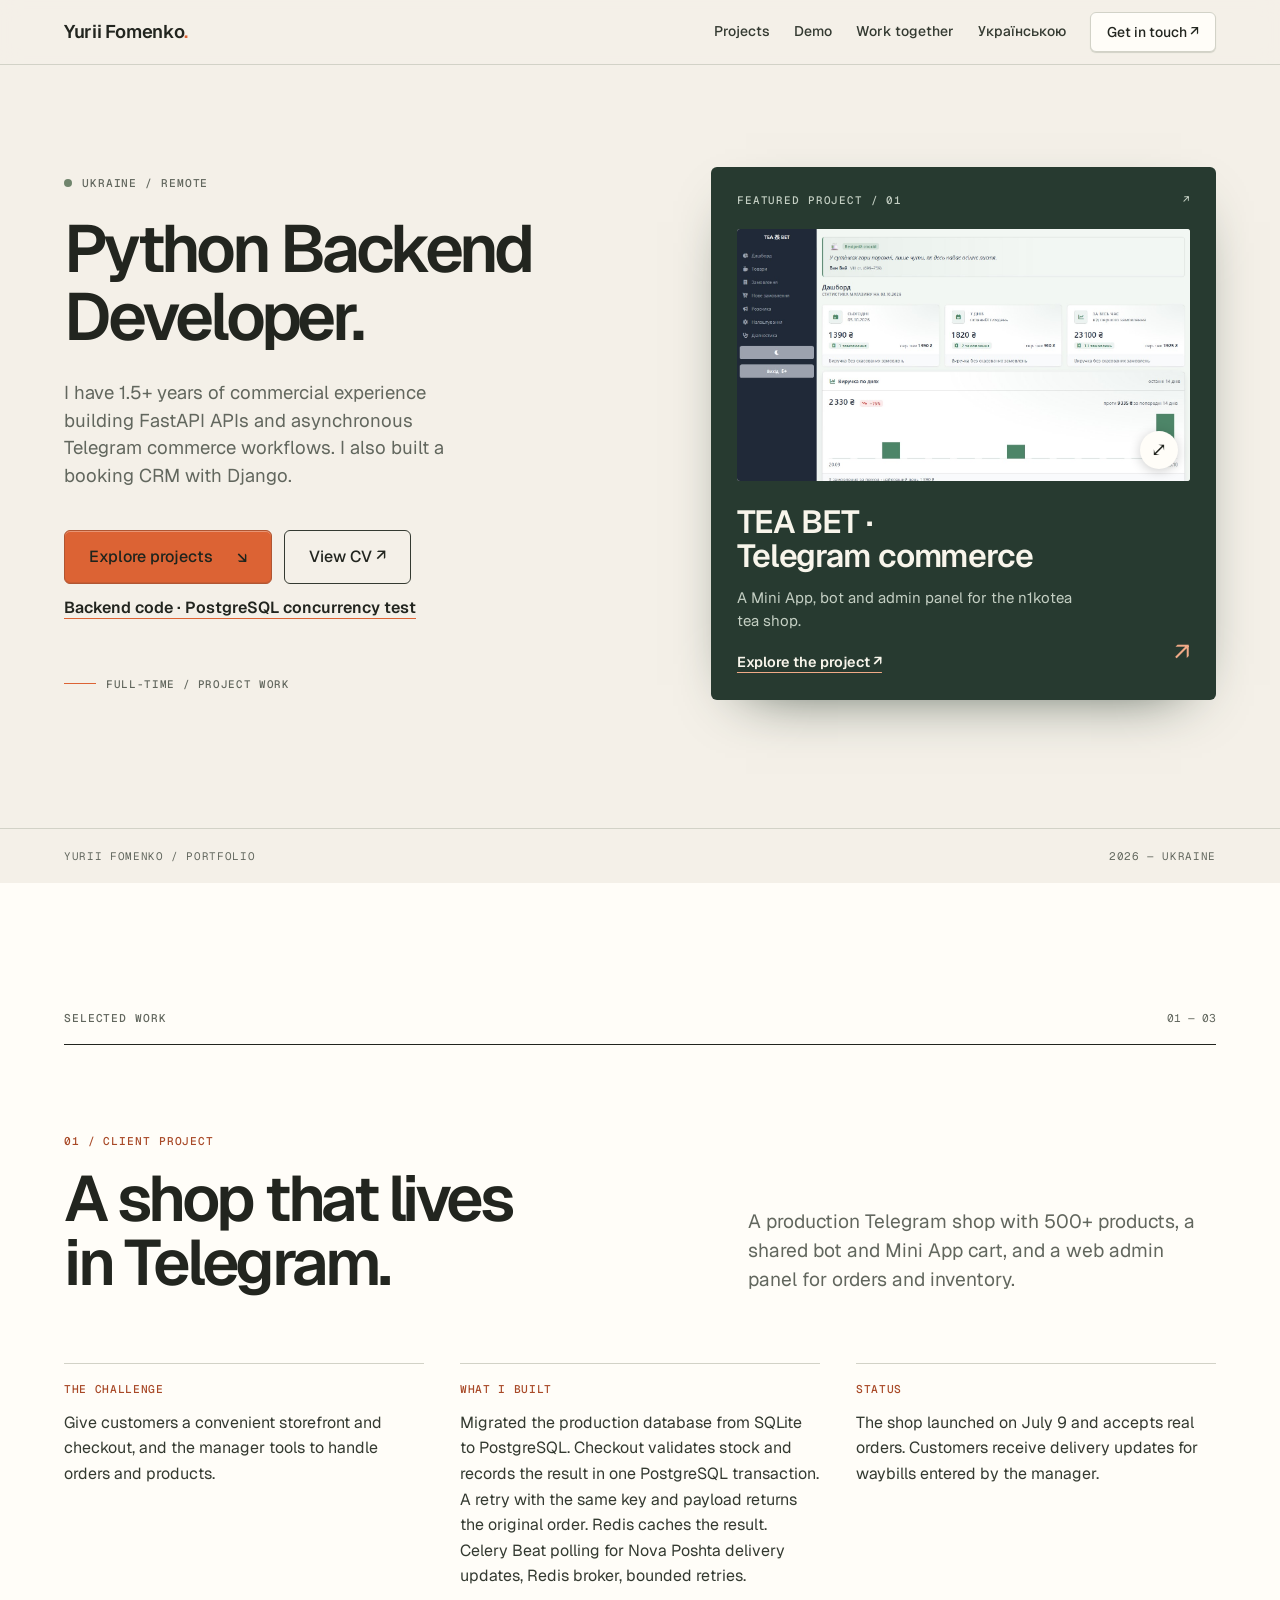
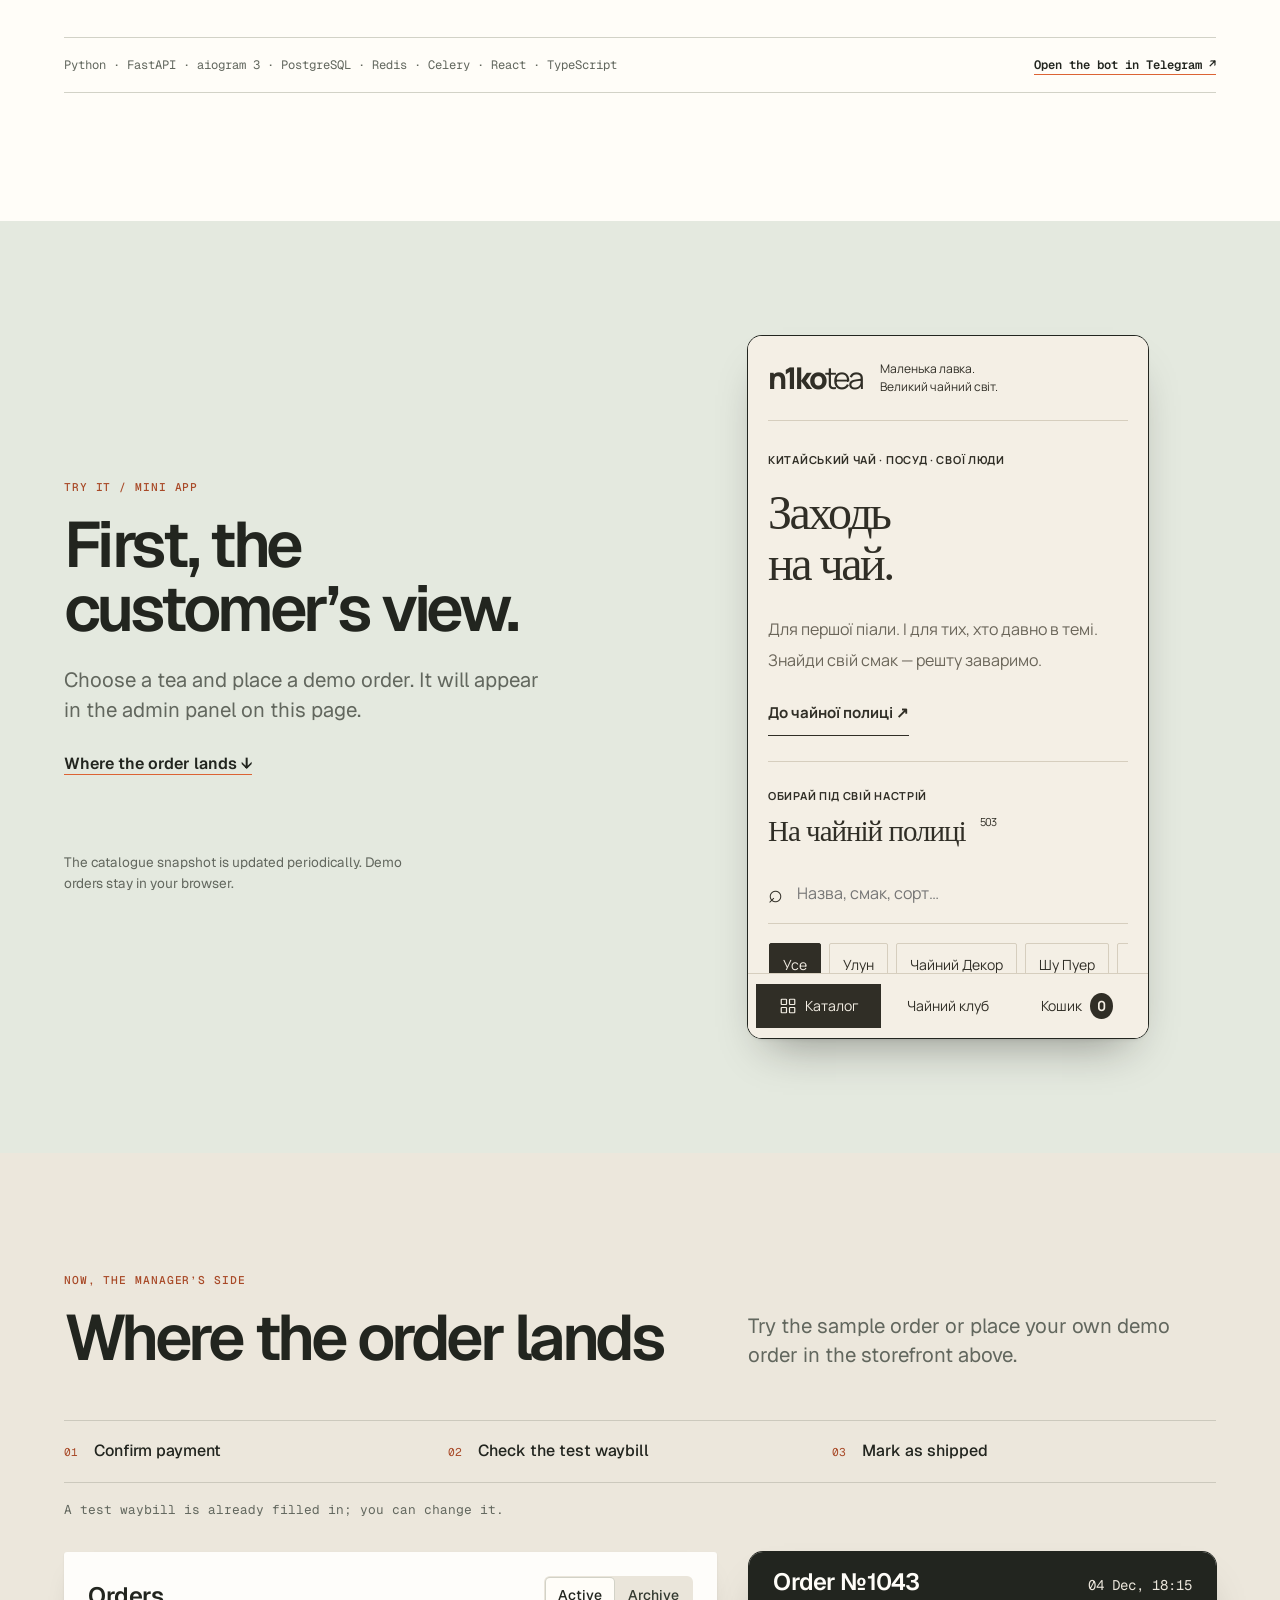
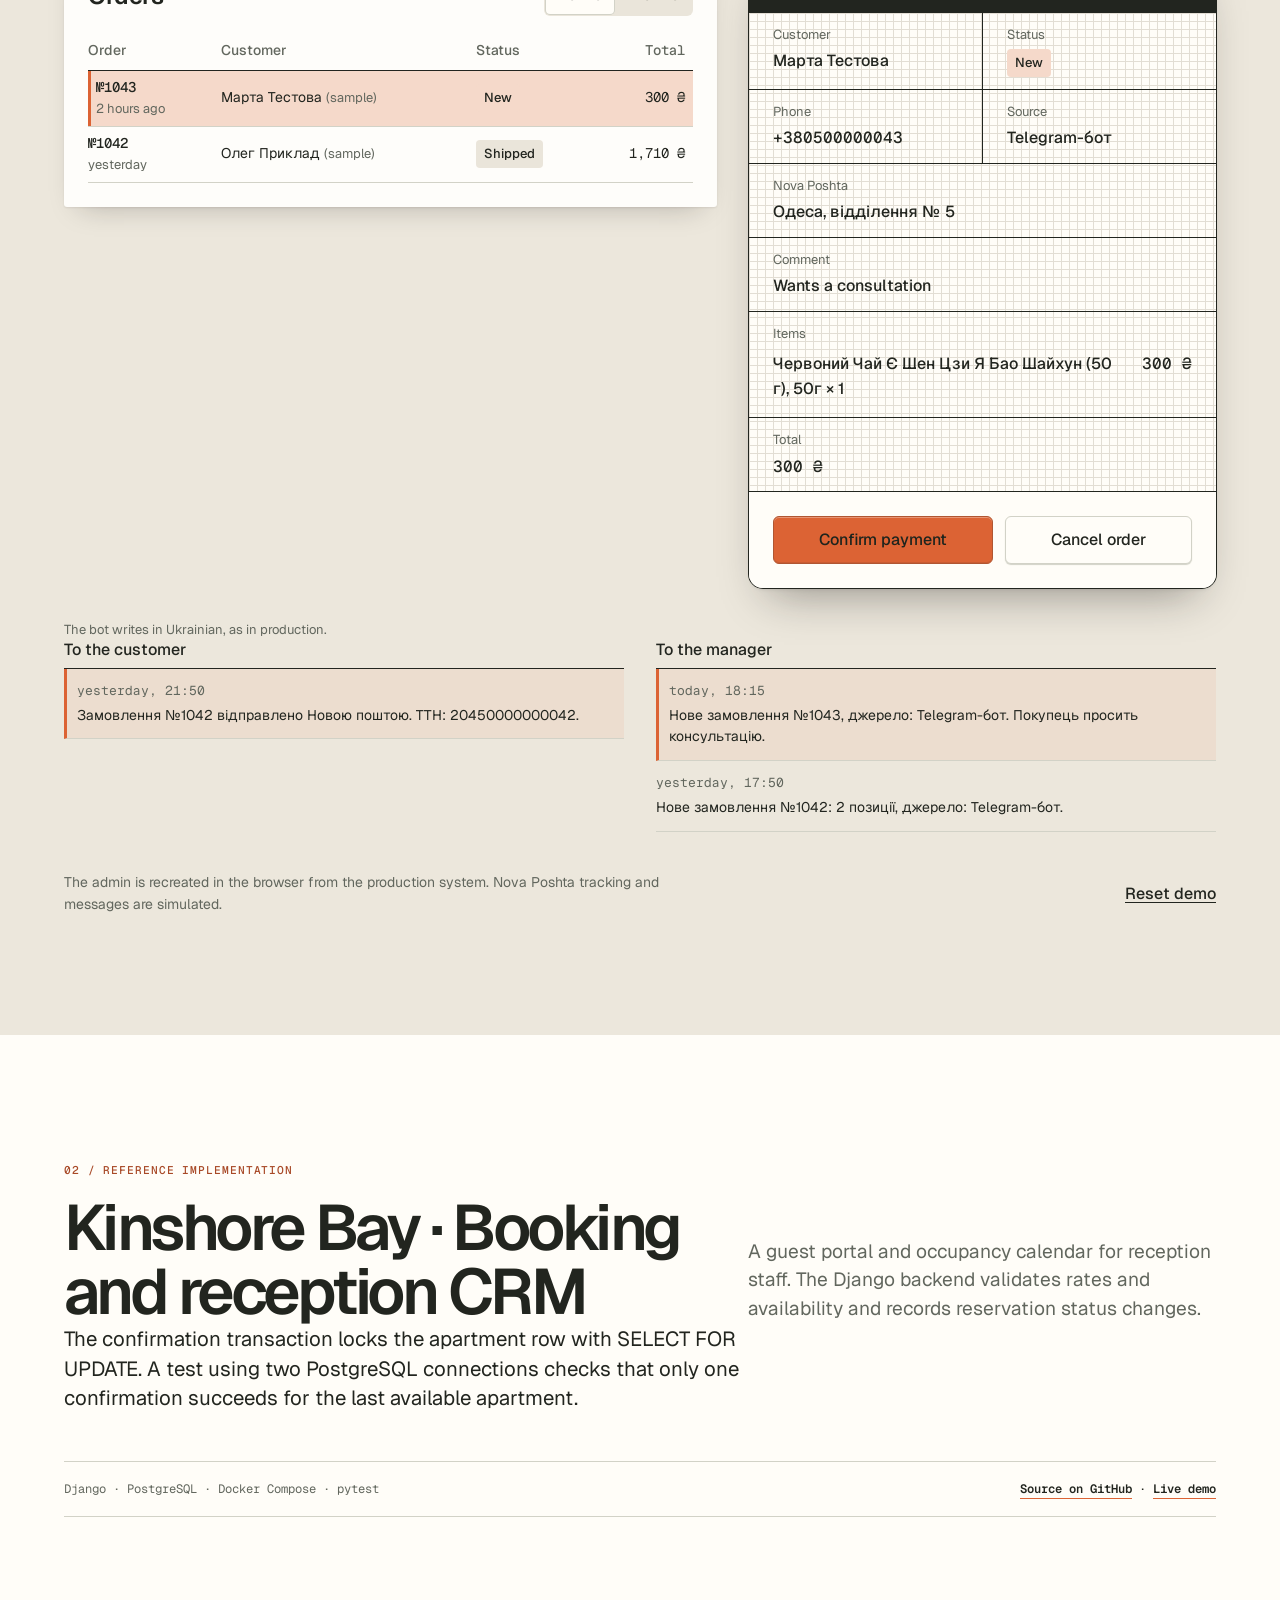
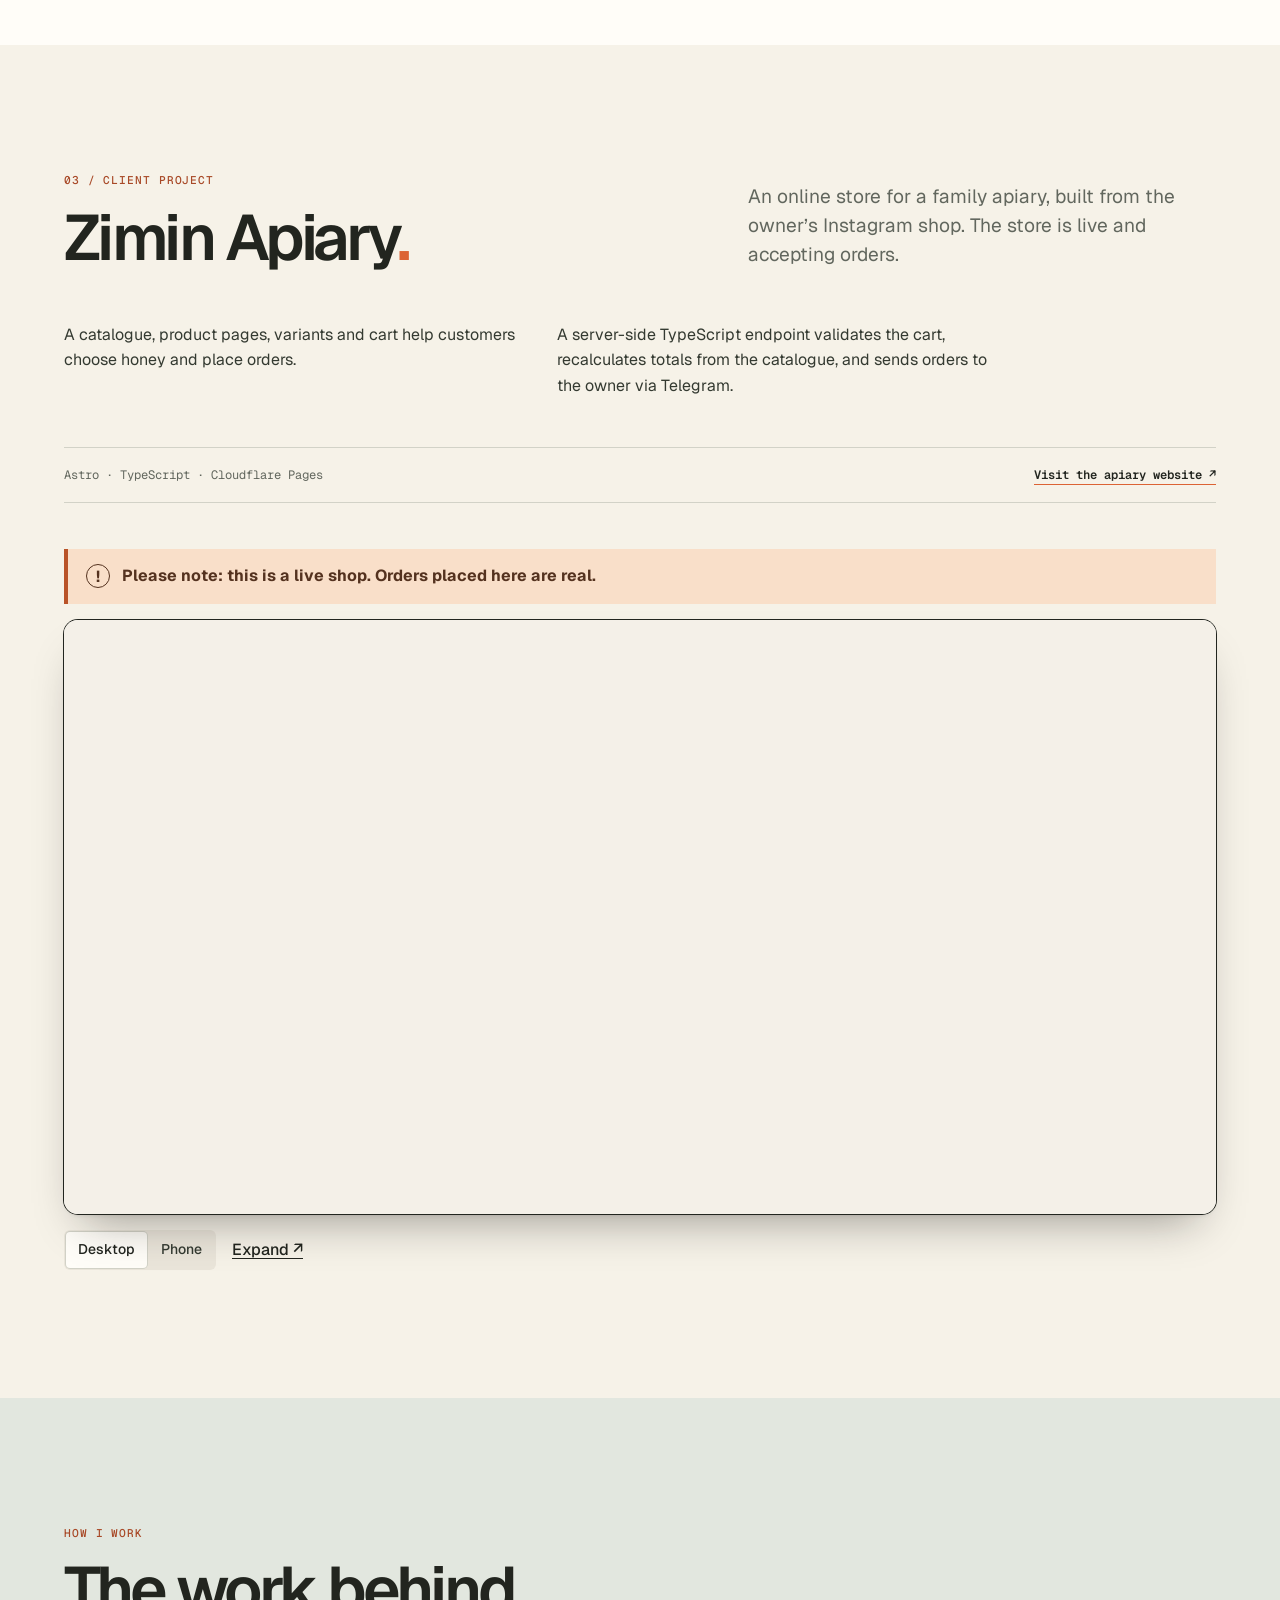
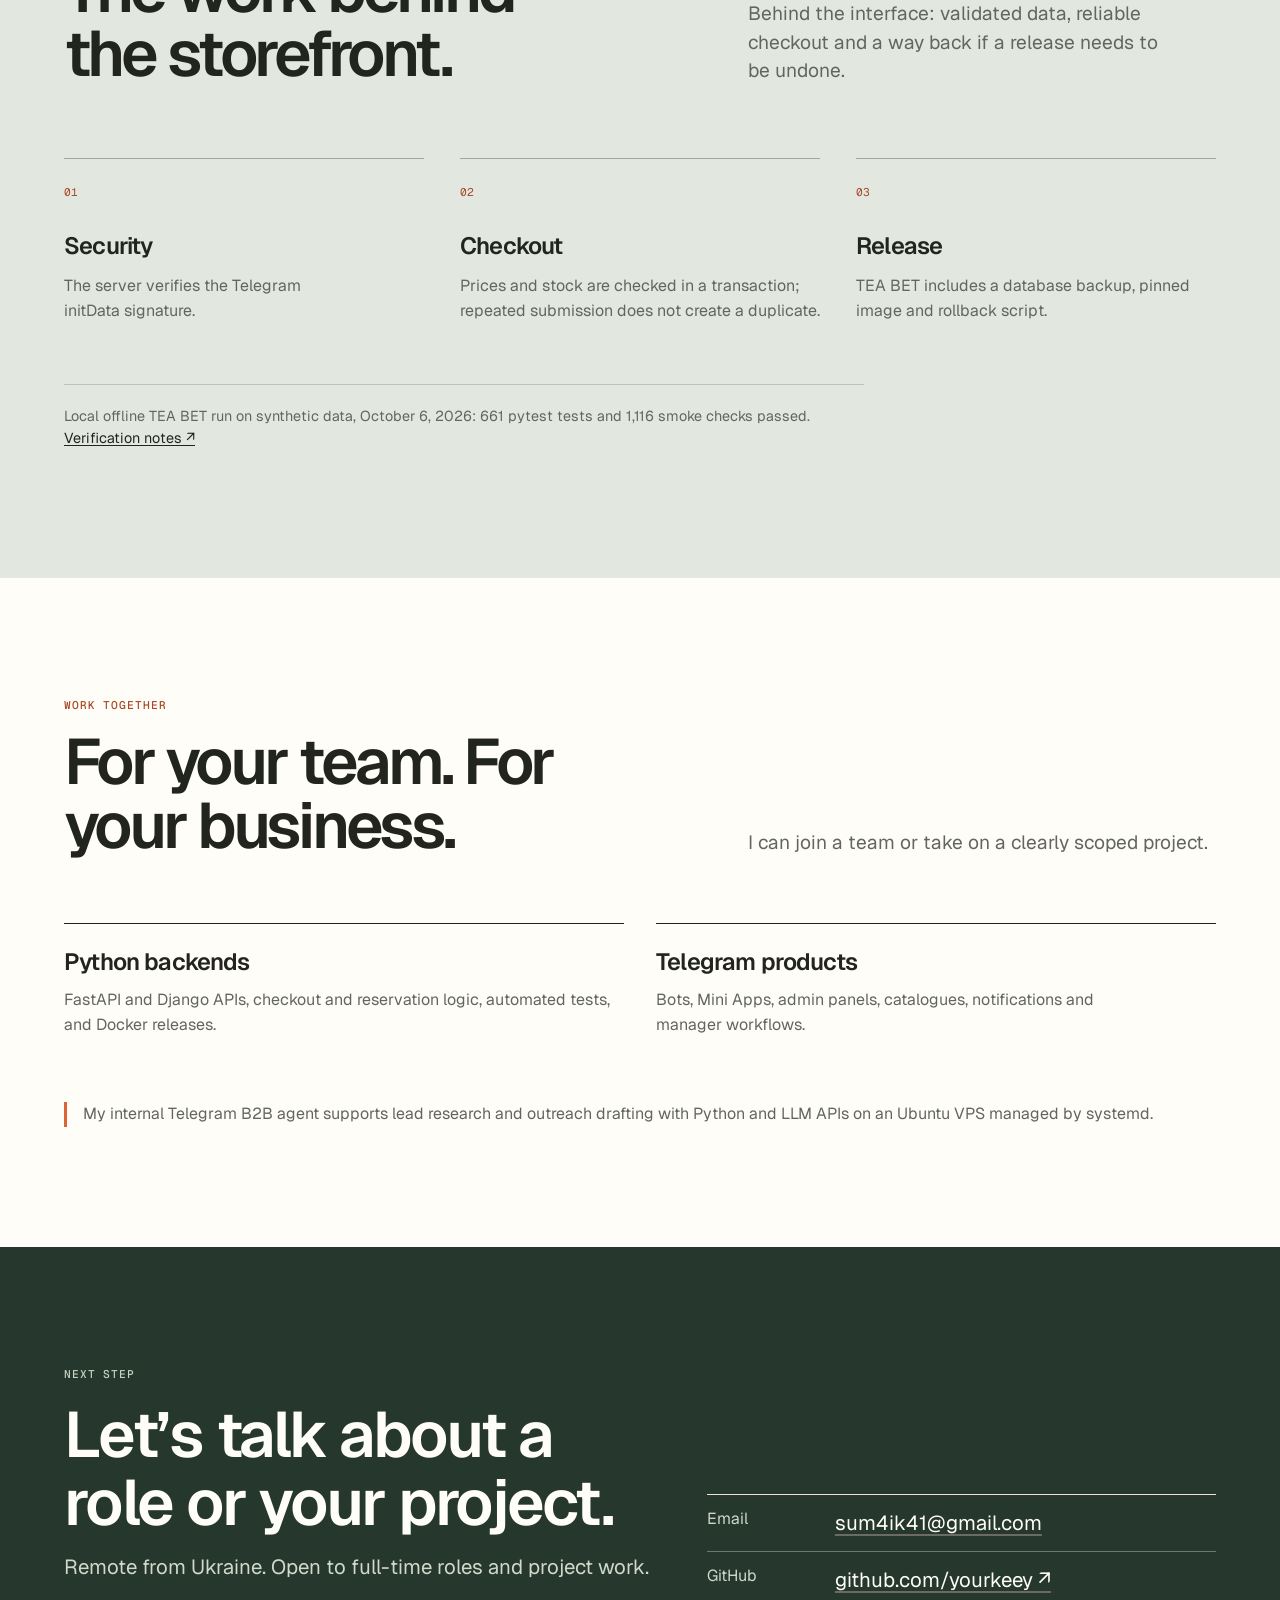
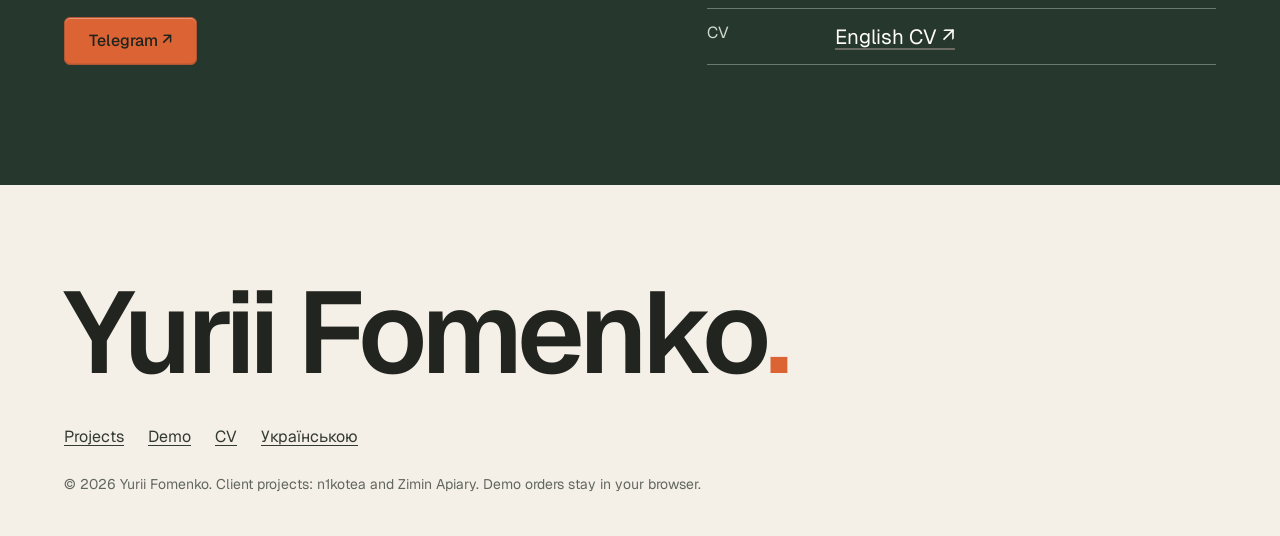
<file: index.html>
<!doctype html><html lang="en"><head><meta charset="utf-8"><meta name="viewport" content="width=device-width, initial-scale=1"><meta name="description" content="I have 1.5+ years of commercial experience building FastAPI APIs and asynchronous Telegram commerce workflows. I also built a booking CRM with Django."><title>Yurii Fomenko — Python Backend Developer</title><link rel="canonical" href="https://yourkeey.github.io/"><link rel="alternate" hreflang="en" href="https://yourkeey.github.io/"><link rel="alternate" hreflang="uk" href="https://yourkeey.github.io/uk/"><link rel="alternate" hreflang="x-default" href="https://yourkeey.github.io/"><meta property="og:title" content="Yurii Fomenko — Python Backend Developer"><meta property="og:description" content="I have 1.5+ years of commercial experience building FastAPI APIs and asynchronous Telegram commerce workflows. I also built a booking CRM with Django."><meta property="og:url" content="https://yourkeey.github.io/"><meta property="og:type" content="website"><meta property="og:image" content="https://yourkeey.github.io/assets/projects/tea-demo-1.jpg"><meta name="theme-color" content="#f4f0e8"><link rel="icon" href="./assets/favicon.svg"><link rel="preconnect" href="https://fonts.googleapis.com"><link rel="preconnect" href="https://fonts.gstatic.com" crossorigin><link href="https://fonts.googleapis.com/css2?family=Geist:wght@400;500;600;700&family=Geist+Mono:wght@400;500&display=swap" rel="stylesheet"><link rel="stylesheet" href="./assets/css/site.css"><link rel="stylesheet" href="./assets/css/portfolio-v2.css"><script>document.documentElement.classList.add('js')</script><script type="module" src="./assets/js/site-v2.js"></script></head><body>
  <a class="skip" href="#main">Skip to content</a><header class="nav"><div class="container nav__inner"><a class="wordmark" href="#top">Yurii Fomenko<span class="mark-dot">.</span></a><nav aria-label="Navigation"><ul class="nav__links"><li><a href="#work">Projects</a></li><li><a href="#admin">Demo</a></li><li><a href="#services">Work together</a></li><li><a href="uk/">Українською</a></li></ul></nav><a class="btn btn--quiet" href="https://t.me/yourkeey">Get in touch ↗</a></div></header>
  <main id="main"><section class="intro" id="top"><div class="container intro__grid"><div><p class="eyebrow"><span class="status-dot"></span>UKRAINE / REMOTE</p><h1>Python Backend Developer.</h1><p class="intro__lead">I have 1.5+ years of commercial experience building FastAPI APIs and asynchronous Telegram commerce workflows. I also built a booking CRM with Django.</p><div class="actions"><a class="btn btn--primary" href="#work">Explore projects <span aria-hidden="true">↘</span></a><a class="btn btn--outline" href="./cv.html">View CV ↗</a><a class="text-link" lang="en" href="https://github.com/yourkeey/kinshore-bay/blob/654edf10c7adc81c3e8c01b87304359588b10f87/crm/reception/test_desk.py#L80-L121">Backend code · PostgreSQL concurrency test</a></div><p class="intro__availability"><span></span>FULL-TIME / PROJECT WORK</p></div><article class="feature" data-image-viewer><div class="feature__top"><span>FEATURED PROJECT / 01</span><span>↗</span></div><a class="feature__image" href="./assets/projects/tea-demo-1.jpg" aria-label="Open the admin screenshot full screen"><img src="./assets/projects/tea-demo-1.jpg" alt="TEA BET admin screenshot with sample data"><span class="feature__zoom" aria-hidden="true">⤢</span></a><dialog class="image-dialog" aria-label="TEA BET admin screenshot with sample data"><button type="button" class="image-dialog__close" data-image-close>Close ✕</button><img src="./assets/projects/tea-demo-1.jpg" alt="TEA BET admin screenshot with sample data"></dialog><div class="feature__bottom"><div><h2>TEA BET · Telegram commerce</h2><p>A Mini App, bot and admin panel for the n1kotea tea shop.</p><a class="feature__link" href="#tea-project">Explore the project ↗</a></div><span class="feature__arrow" aria-hidden="true">↗</span></div></article></div><div class="container intro__bottom"><span>YURII FOMENKO / PORTFOLIO</span><span>2026 — UKRAINE</span></div></section>
  <section class="project-intro" id="work"><div class="container"><div class="section-heading"><p class="eyebrow">SELECTED WORK</p><span>01 — 03</span></div><div id="tea-project" class="case-heading"><div><p class="eyebrow accent">01 / CLIENT PROJECT</p><h2>A shop that lives in Telegram.</h2></div><p class="case-heading__lead">A production Telegram shop with 500+ products, a shared bot and Mini App cart, and a web admin panel for orders and inventory.</p></div><div class="case-details"><div><h3>THE CHALLENGE</h3><p>Give customers a convenient storefront and checkout, and the manager tools to handle orders and products.</p></div><div><h3>WHAT I BUILT</h3><p>Migrated the production database from SQLite to PostgreSQL. Checkout validates stock and records the result in one PostgreSQL transaction. A retry with the same key and payload returns the original order. Redis caches the result.</p><p>Celery Beat polling for Nova Poshta delivery updates, Redis broker, bounded retries.</p></div><div><h3>STATUS</h3><p>The shop launched on July 9 and accepts real orders. Customers receive delivery updates for waybills entered by the manager.</p></div></div><div class="case-meta"><span>Python · FastAPI · aiogram 3 · PostgreSQL · Redis · Celery · React · TypeScript</span><a href="https://t.me/TEA_BET_BOT">Open the bot in Telegram ↗</a></div></div></section>
  <section class="hero demo-store" id="store"><div class="container store-grid"><div class="store-copy"><p class="eyebrow accent">TRY IT / MINI APP</p><h2>First, the customer’s view.</h2><p class="lead">Choose a tea and place a demo order. It will appear in the admin panel on this page.</p><a class="text-link" href="#admin">Where the order lands ↓</a><p class="demo-caption">The catalogue snapshot is updated periodically. Demo orders stay in your browser.</p></div><figure class="hero__app"><div class="app-frame"><iframe src="./demo/miniapp/" title="n1kotea Mini App demo" loading="lazy"></iframe></div><figcaption>The catalogue snapshot is updated periodically. Demo orders stay in your browser.</figcaption></figure></div></section>
  <section class="admin" id="admin"><div class="container"><div class="admin-heading"><div><p class="eyebrow accent">NOW, THE MANAGER’S SIDE</p><h2>Where the order lands</h2></div><p class="lead">Try the sample order or place your own demo order in the storefront above.</p></div><ol class="demo-steps"><li><span>01</span>Confirm payment</li><li><span>02</span>Check the test waybill</li><li><span>03</span>Mark as shipped</li></ol><p class="example">A test waybill is already filled in; you can change it.</p><div class="crm" data-crm data-seed="./demo/miniapp/seed.json"><p>Try the sample order or place your own demo order in the storefront above.</p></div><div class="admin__foot"><p>The admin is recreated in the browser from the production system. Nova Poshta tracking and messages are simulated.</p><button class="btn btn--text" type="button" data-reset>Reset demo</button></div></div></section>
  <section class="project-intro" id="kinshore-project"><div class="container"><div class="case-heading"><div><p class="eyebrow accent">02 / REFERENCE IMPLEMENTATION</p><h2>Kinshore Bay · Booking and reception CRM</h2></div><p class="case-heading__lead">A guest portal and occupancy calendar for reception staff. The Django backend validates rates and availability and records reservation status changes.</p></div><p class="lead">The confirmation transaction locks the apartment row with SELECT FOR UPDATE. A test using two PostgreSQL connections checks that only one confirmation succeeds for the last available apartment.</p><div class="case-meta"><span>Django · PostgreSQL · Docker Compose · pytest</span><div><a href="https://github.com/yourkeey/kinshore-bay">Source on GitHub</a> · <a href="https://kinshore-bay.scalo.biz/">Live demo</a></div></div></div></section>
  <section class="honey" id="honey-project"><div class="container"><div class="case-heading"><div><p class="eyebrow accent">03 / CLIENT PROJECT</p><h2>Zimin Apiary<span class="honey-mark">.</span></h2></div><p class="case-heading__lead">An online store for a family apiary, built from the owner’s Instagram shop. The store is live and accepting orders.</p></div><div class="honey__details"><p>A catalogue, product pages, variants and cart help customers choose honey and place orders.</p><p>A server-side TypeScript endpoint validates the cart, recalculates totals from the catalogue, and sends orders to the owner via Telegram.</p></div><div class="case-meta"><span>Astro · TypeScript · Cloudflare Pages</span><a href="https://zimin-apiary.com.ua/">Visit the apiary website ↗</a></div><figure class="work-item__shot work-item__live honey__live" data-live><div class="live-warning"><span aria-hidden="true">!</span><strong>Please note: this is a live shop. Orders placed here are real.</strong></div><div class="live-frame" data-view="desktop"><iframe src="https://zimin-apiary.com.ua/" title="Zimin Apiary live online store" loading="lazy" referrerpolicy="no-referrer"></iframe></div><figcaption><div class="seg" role="group" aria-label="Screen size"><button type="button" data-view="desktop" aria-pressed="true">Desktop</button><button type="button" data-view="phone" aria-pressed="false">Phone</button></div><button class="btn btn--text" type="button" data-live-open>Expand ↗</button></figcaption><dialog class="live-dialog" aria-label="Zimin Apiary live online store"><div class="live-dialog__bar"><strong>Please note: this is a live shop. Orders placed here are real.</strong><button class="btn btn--text" type="button" data-live-close>Close ✕</button></div><iframe title="Zimin Apiary live online store" data-src="https://zimin-apiary.com.ua/" referrerpolicy="no-referrer"></iframe></dialog></figure></div></section>
  <section class="quality" id="checks"><div class="container"><div class="case-heading"><div><p class="eyebrow accent">HOW I WORK</p><h2>The work behind the storefront.</h2></div><p class="case-heading__lead">Behind the interface: validated data, reliable checkout and a way back if a release needs to be undone.</p></div><div class="quality__grid"><article><span>01</span><h3>Security</h3><p>The server verifies the Telegram initData signature.</p></article><article><span>02</span><h3>Checkout</h3><p>Prices and stock are checked in a transaction; repeated submission does not create a duplicate.</p></article><article><span>03</span><h3>Release</h3><p>TEA BET includes a database backup, pinned image and rollback script.</p></article></div><p class="quality__note">Local offline TEA BET run on synthetic data, October 6, 2026: 661 pytest tests and 1,116 smoke checks passed. <a href="./verification.html">Verification notes ↗</a></p></div></section>
  <section class="services" id="services"><div class="container"><div class="case-heading"><div><p class="eyebrow accent">WORK TOGETHER</p><h2>For your team. For your business.</h2></div><p class="case-heading__lead">I can join a team or take on a clearly scoped project.</p></div><ul class="services__grid"><li><h3>Python backends</h3><p>FastAPI and Django APIs, checkout and reservation logic, automated tests, and Docker releases.</p></li><li><h3>Telegram products</h3><p>Bots, Mini Apps, admin panels, catalogues, notifications and manager workflows.</p></li></ul><p class="services__note">My internal Telegram B2B agent supports lead research and outreach drafting with Python and LLM APIs on an Ubuntu VPS managed by systemd.</p></div></section>
  <section class="contact" id="contact"><div class="container contact__grid"><div><p class="eyebrow contact__eyebrow">NEXT STEP</p><h2>Let’s talk about a role or your project.</h2><p class="lead">Remote from Ukraine. Open to full-time roles and project work.</p><a class="contact__button btn btn--primary" href="https://t.me/yourkeey">Telegram ↗</a></div><dl class="contacts"><div><dt>Email</dt><dd><a href="mailto:sum4ik41@gmail.com">sum4ik41@gmail.com</a></dd></div><div><dt>GitHub</dt><dd><a href="https://github.com/yourkeey">github.com/yourkeey ↗</a></dd></div><div><dt>CV</dt><dd><a href="./cv.html">English CV ↗</a></dd></div></dl></div></section></main>
  <footer class="footer"><div class="container"><p class="footer__mast">Yurii Fomenko<span class="mark-dot">.</span></p><ul class="footer__links"><li><a href="#work">Projects</a></li><li><a href="#admin">Demo</a></li><li><a href="./cv.html">CV</a></li><li><a href="uk/">Українською</a></li></ul><p class="footer__legal">© 2026 Yurii Fomenko. Client projects: n1kotea and Zimin Apiary. Demo orders stay in your browser.</p></div></footer><div class="toast" role="status" hidden data-toast="Order №{id} is in the admin" data-toast-link="Open"></div></body></html>
</file>
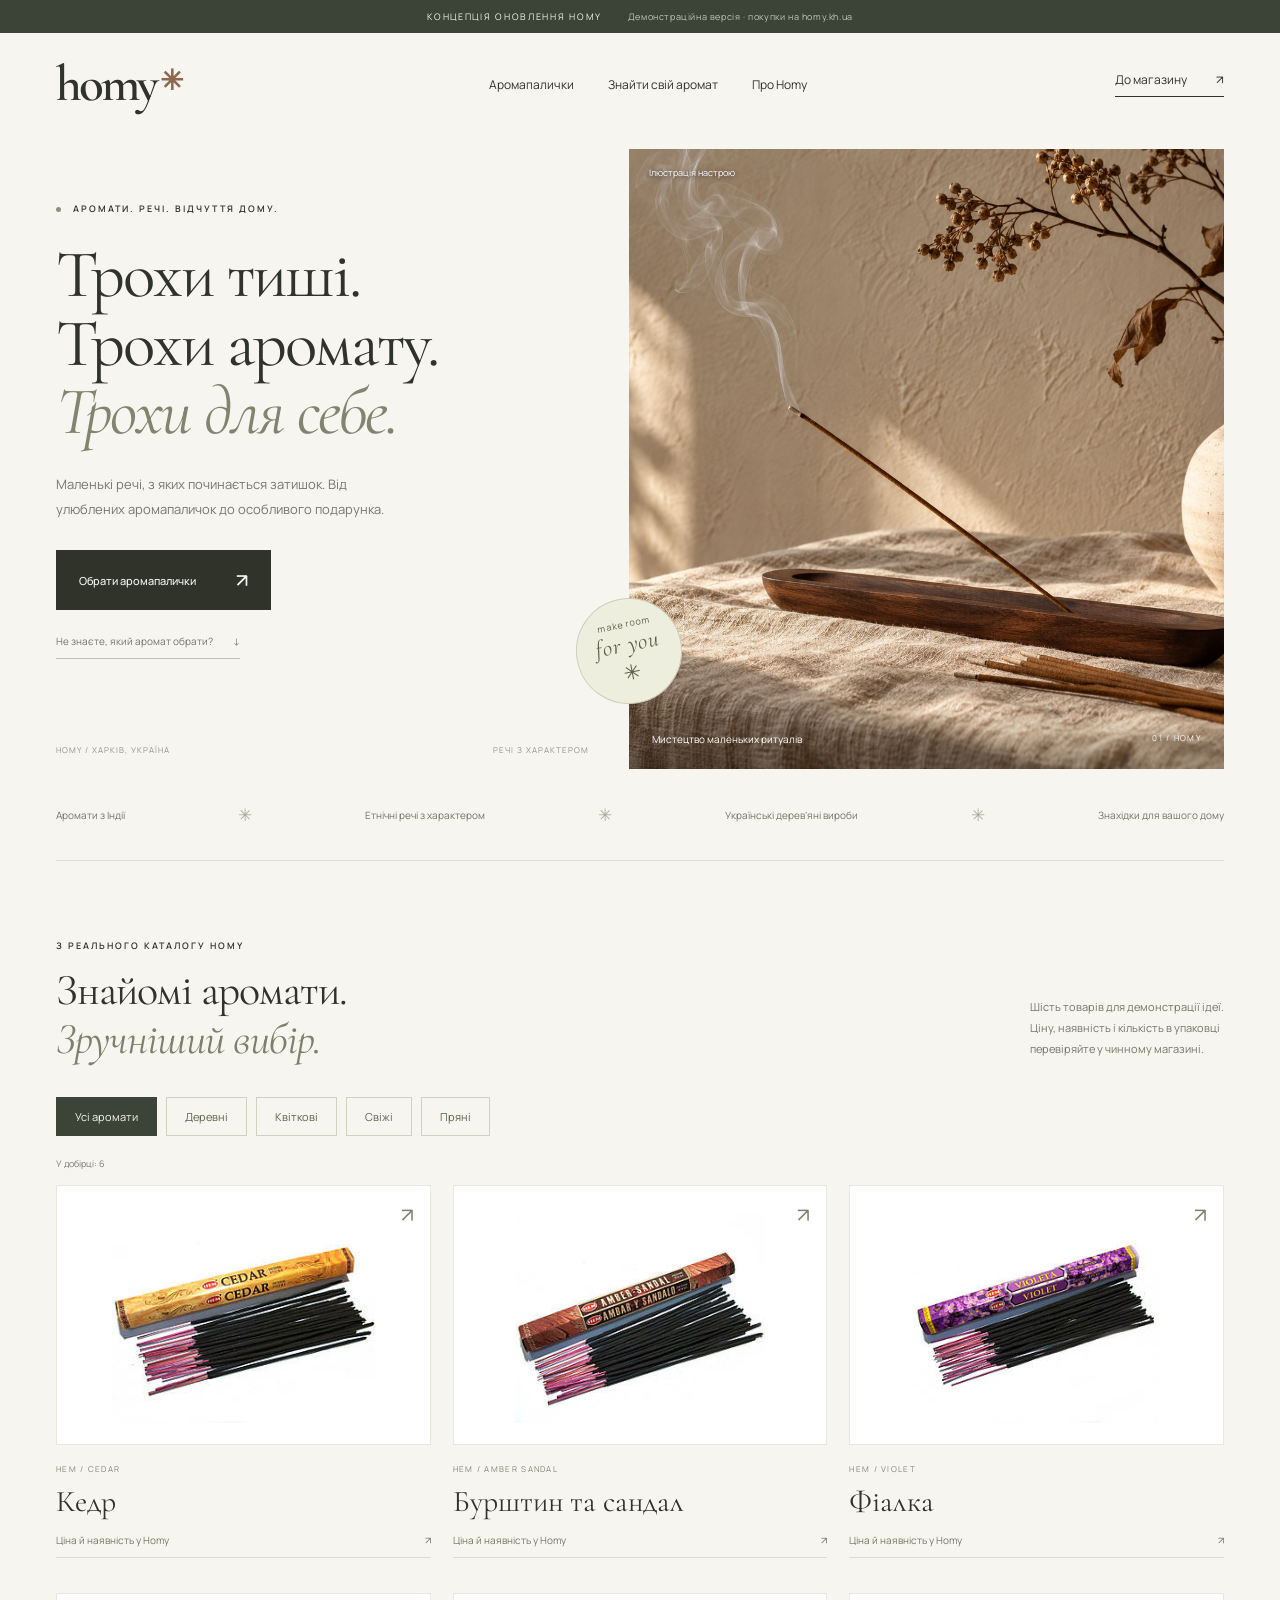
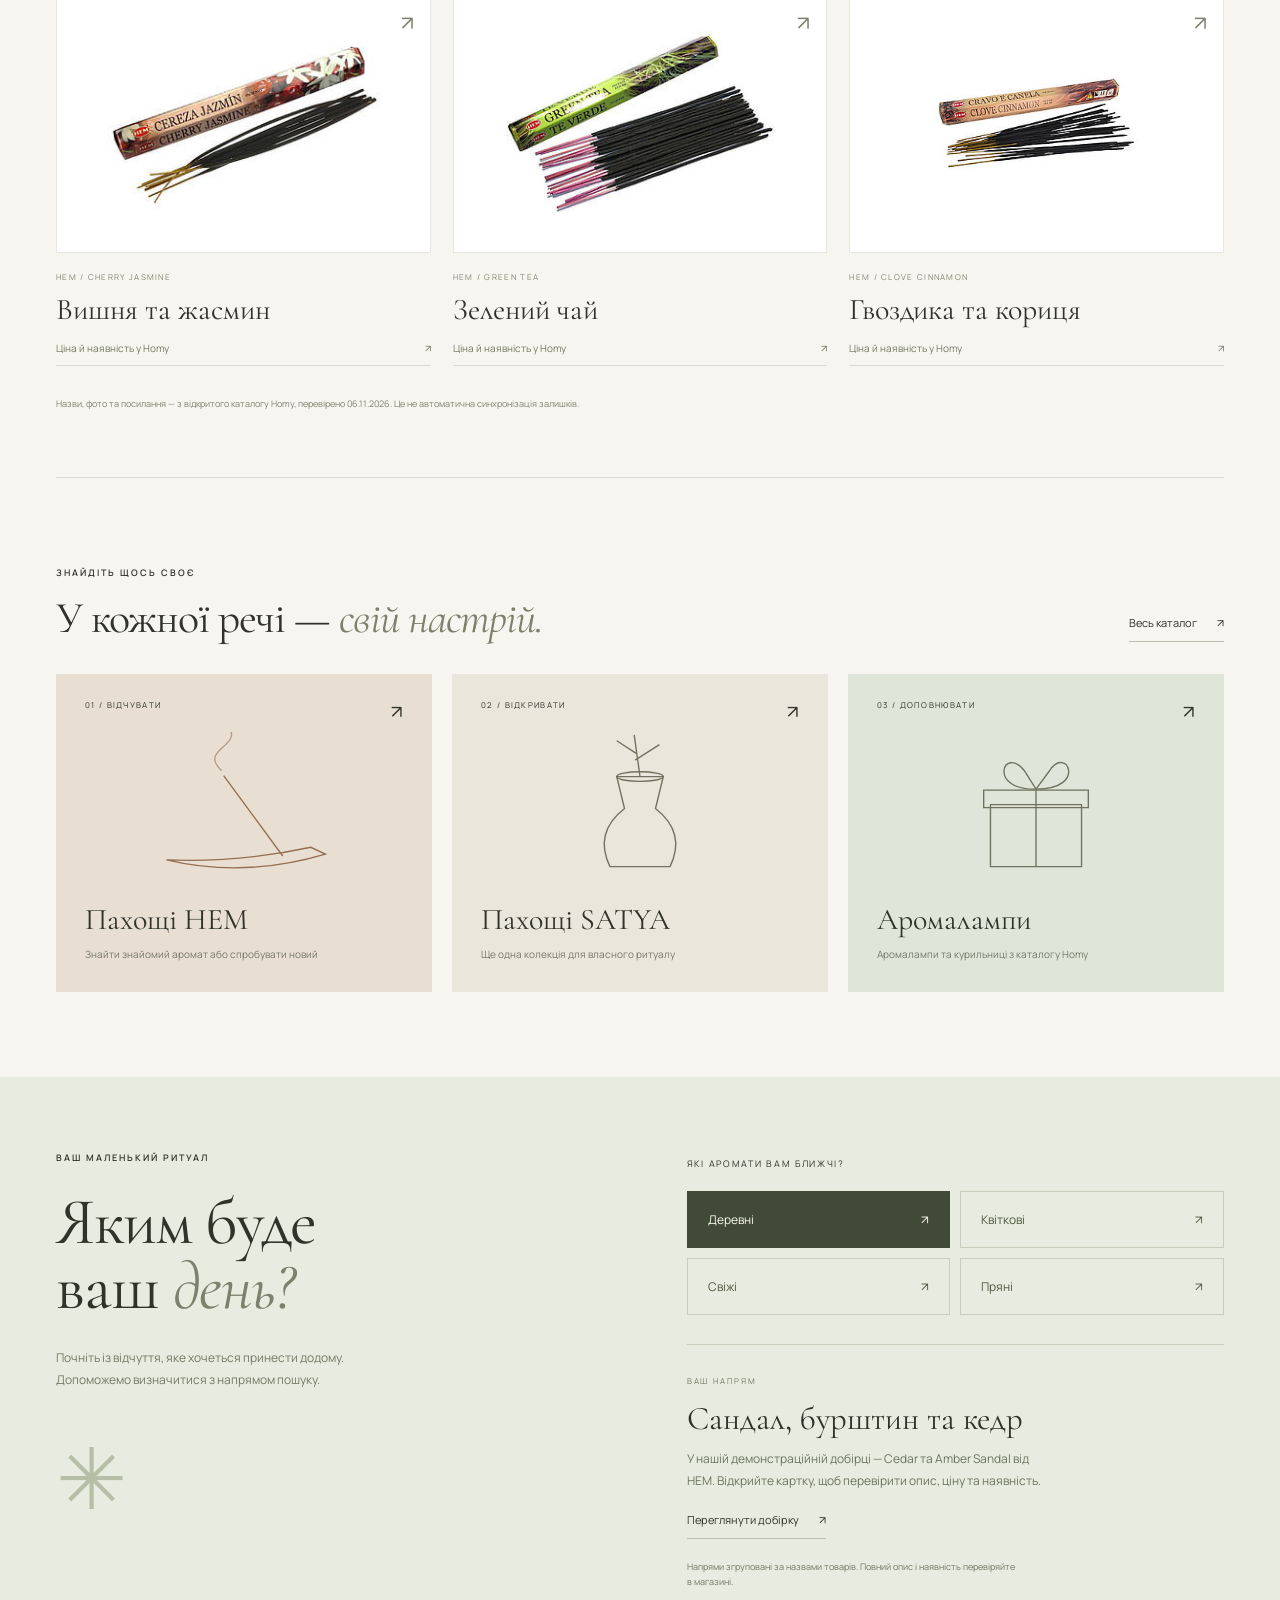
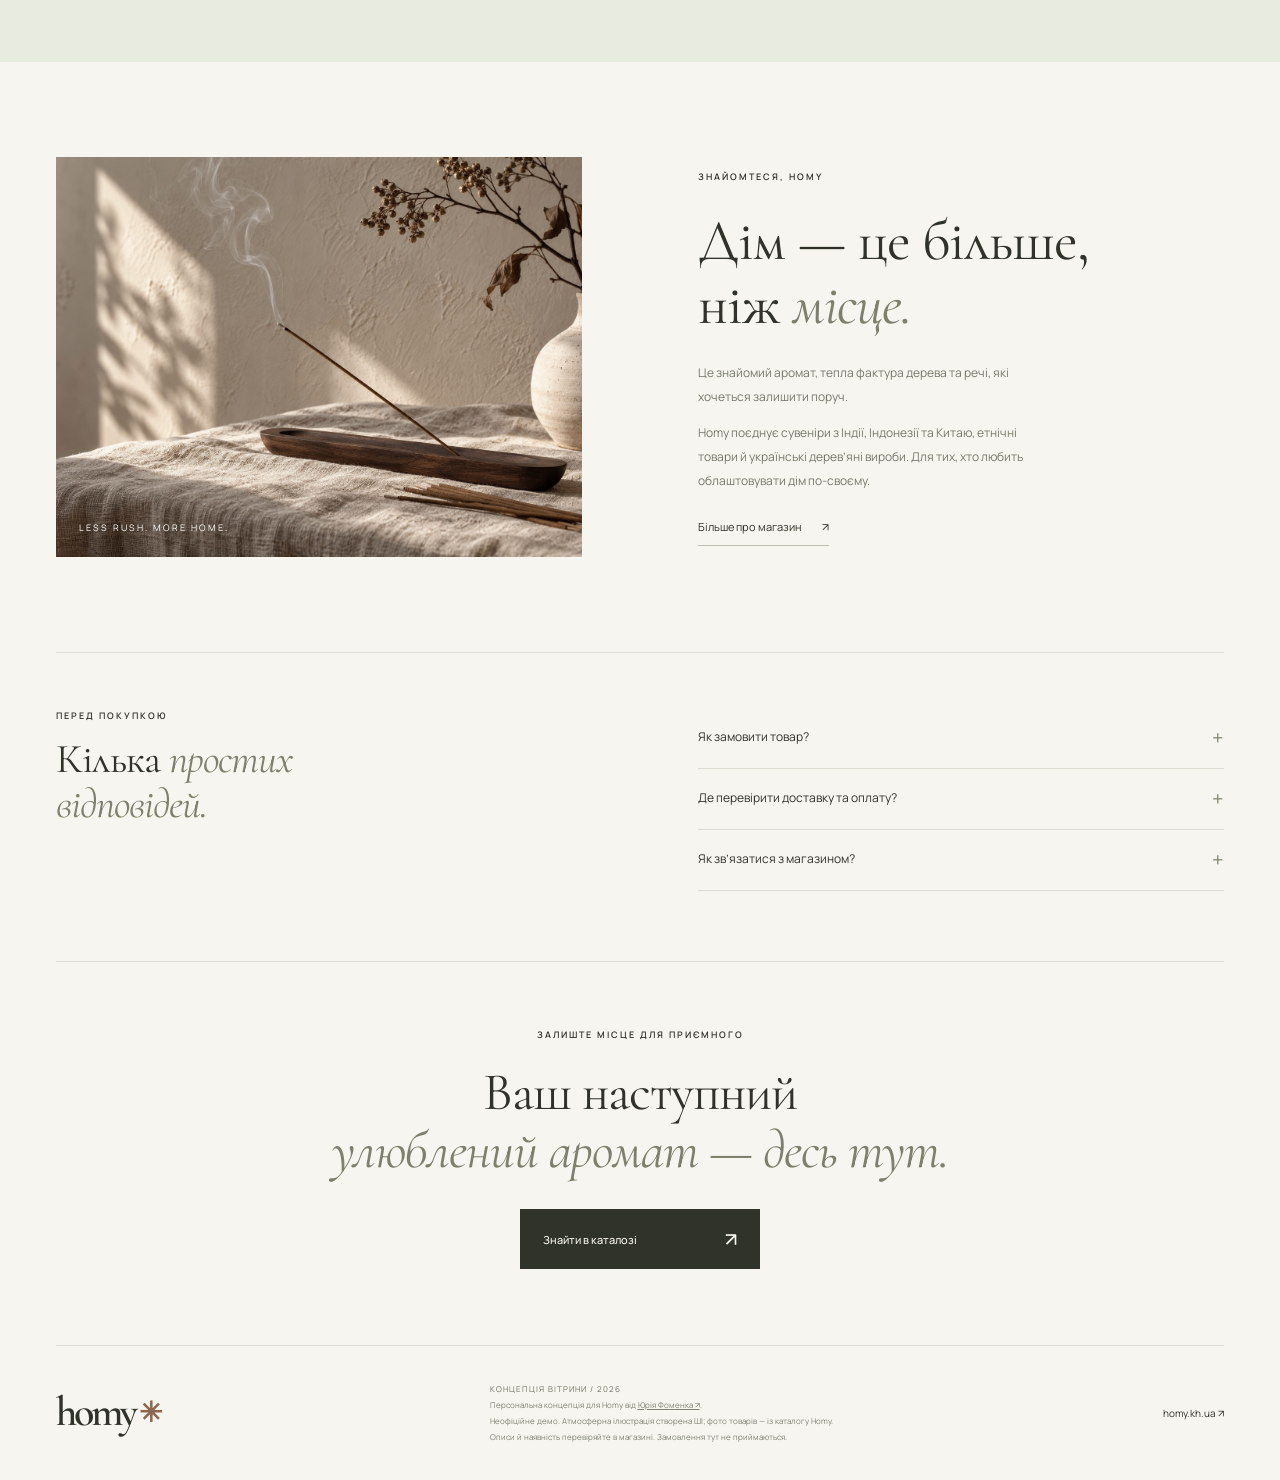
<file: homy/index.html>
<!doctype html>
<html lang="uk">
<head>
<meta charset="utf-8"><meta name="viewport" content="width=device-width, initial-scale=1">
<meta name="description" content="Концепція нової вітрини Homy: аромати, етнічні речі та маленькі домашні ритуали."><meta name="robots" content="noindex,nofollow">
<meta name="theme-color" content="#f7f5ef"><title>Homy — персональна концепція аромавітрини</title>
<meta property="og:title" content="Homy — концепція аромавітрини"><meta property="og:description" content="Персональна демонстрація: реальні аромапалички Homy, вибір за нотами та перехід до чинного магазину."><meta property="og:image" content="https://yourkeey.github.io/homy/assets/ritual.jpg"><meta property="og:url" content="https://yourkeey.github.io/homy/"><meta property="og:type" content="website">
<link rel="icon" href="assets/favicon.svg" type="image/svg+xml">
<link rel="stylesheet" href="style.css"><link rel="stylesheet" href="products.css">
</head>
<body>
<div class="concept-bar">КОНЦЕПЦІЯ ОНОВЛЕННЯ HOMY <span>Демонстраційна версія · покупки на homy.kh.ua</span></div>
<header class="header wrap"><a class="logo" href="#" aria-label="Homy — головна">homy<span>✳</span></a><nav aria-label="Головна навігація"><a href="#selection">Аромапалички</a><a href="#aromas">Знайти свій аромат</a><a href="#about">Про Homy</a></nav><a class="shop-link" href="https://homy.kh.ua/" target="_blank" rel="noopener">До магазину <span>↗</span></a><button class="menu-button" aria-label="Відкрити меню" aria-expanded="false">☰</button></header>
<main>
<section class="hero wrap"><div class="hero-copy"><p class="eyebrow"><span></span> АРОМАТИ. РЕЧІ. ВІДЧУТТЯ ДОМУ.</p><h1>Трохи тиші.<br>Трохи аромату.<br><em>Трохи для себе.</em></h1><p class="hero-description">Маленькі речі, з яких починається затишок. Від улюблених аромапаличок до особливого подарунка.</p><a class="button dark" href="#selection">Обрати аромапалички <span>↗</span></a><a class="text-link" href="#aromas">Не знаєте, який аромат обрати? <span>↓</span></a><div class="hero-meta"><span>HOMY / ХАРКІВ, УКРАЇНА</span><span>РЕЧІ З ХАРАКТЕРОМ</span></div></div><div class="hero-visual"><img src="assets/ritual.jpg" width="1536" height="1024" fetchpriority="high" alt="Ілюстрація концепції: аромапаличка, кераміка та льон у теплому сонячному світлі"><span class="image-note">Ілюстрація настрою</span><div class="image-caption"><span>Мистецтво маленьких ритуалів</span><span>01 / HOMY</span></div><div class="round-seal" aria-hidden="true">make room<br><i>for you</i><span>✳</span></div></div></section>
<div class="values wrap"><span>Аромати з Індії</span><i>✳</i><span>Етнічні речі з характером</span><i>✳</i><span>Українські дерев’яні вироби</span><i>✳</i><span>Знахідки для вашого дому</span></div>
<section class="products wrap" id="selection"><div class="section-heading"><div><p class="eyebrow">З РЕАЛЬНОГО КАТАЛОГУ HOMY</p><h2>Знайомі аромати.<br><em>Зручніший вибір.</em></h2></div><p class="selection-note">Шість товарів для демонстрації ідеї.<br>Ціну, наявність і кількість в упаковці<br>перевіряйте у чинному магазині.</p></div><div class="product-filters" role="group" aria-label="Фільтрувати аромапалички"><button class="active" data-filter="all" aria-pressed="true">Усі аромати</button><button data-filter="wood" aria-pressed="false">Деревні</button><button data-filter="flower" aria-pressed="false">Квіткові</button><button data-filter="fresh" aria-pressed="false">Свіжі</button><button data-filter="spice" aria-pressed="false">Пряні</button></div><p id="product-count" class="product-count" aria-live="polite">У добірці: 6</p><div class="product-grid"><article class="product-card" data-family="wood"><a href="https://homy.kh.ua/ua/p2787630055-cedar-kedrhem-shestigrannik.html" target="_blank" rel="noopener" aria-label="Кедр — відкрити товар у Homy"><div class="product-image"><img src="assets/cedar.jpg" width="280" height="280" loading="lazy" alt="Cedar (Кедр)(Hem) шестикутник"><span>↗</span></div><p class="product-brand">HEM / CEDAR</p><h3>Кедр</h3><p class="product-action">Ціна й наявність у Homy <span>↗</span></p></a></article><article class="product-card" data-family="wood"><a href="https://homy.kh.ua/ua/p2787630031-amber-sandal-yantar.html" target="_blank" rel="noopener" aria-label="Бурштин та сандал — відкрити товар у Homy"><div class="product-image"><img src="assets/amber-sandal.jpg" width="280" height="280" loading="lazy" alt="Amber Sandal (Бурштин та Сандал)(Hem) шестикутник"><span>↗</span></div><p class="product-brand">HEM / AMBER SANDAL</p><h3>Бурштин та сандал</h3><p class="product-action">Ціна й наявність у Homy <span>↗</span></p></a></article><article class="product-card" data-family="flower"><a href="https://homy.kh.ua/ua/p2787629970-violet-fialkahem-shestigrannik.html" target="_blank" rel="noopener" aria-label="Фіалка — відкрити товар у Homy"><div class="product-image"><img src="assets/violet.jpg" width="280" height="280" loading="lazy" alt="Violet (Фіалка)(Hem)(6/уп) шестикутник"><span>↗</span></div><p class="product-brand">HEM / VIOLET</p><h3>Фіалка</h3><p class="product-action">Ціна й наявність у Homy <span>↗</span></p></a></article><article class="product-card" data-family="flower"><a href="https://homy.kh.ua/ua/p2787630061-cherry-jasmine-vishnya.html" target="_blank" rel="noopener" aria-label="Вишня та жасмин — відкрити товар у Homy"><div class="product-image"><img src="assets/cherry-jasmine.jpg" width="280" height="280" loading="lazy" alt="Cherry Jasmine (Вишня та Жасмін)(Hem)(6/уп) шестикутник"><span>↗</span></div><p class="product-brand">HEM / CHERRY JASMINE</p><h3>Вишня та жасмин</h3><p class="product-action">Ціна й наявність у Homy <span>↗</span></p></a></article><article class="product-card" data-family="fresh"><a href="https://homy.kh.ua/ua/p2787630050-green-tea-zelenyj.html" target="_blank" rel="noopener" aria-label="Зелений чай — відкрити товар у Homy"><div class="product-image"><img src="assets/green-tea.jpg" width="280" height="280" loading="lazy" alt="Green Tea (Зелений Чай)(Hem)(6/уп) шестикутник"><span>↗</span></div><p class="product-brand">HEM / GREEN TEA</p><h3>Зелений чай</h3><p class="product-action">Ціна й наявність у Homy <span>↗</span></p></a></article><article class="product-card" data-family="spice"><a href="https://homy.kh.ua/ua/p2829297699-clove-cinnamon-gvozdika.html" target="_blank" rel="noopener" aria-label="Гвоздика та кориця — відкрити товар у Homy"><div class="product-image"><img src="assets/clove-cinnamon.jpg" width="280" height="280" loading="lazy" alt="Clove Cinnamon (Гвоздика та Кориця)(Hem) шестигранник"><span>↗</span></div><p class="product-brand">HEM / CLOVE CINNAMON</p><h3>Гвоздика та кориця</h3><p class="product-action">Ціна й наявність у Homy <span>↗</span></p></a></article></div><p class="source-note">Назви, фото та посилання — з відкритого каталогу Homy, перевірено 06.11.2026. Це не автоматична синхронізація залишків.</p></section>
<section class="collections wrap" id="collections"><div class="section-heading"><div><p class="eyebrow">ЗНАЙДІТЬ ЩОСЬ СВОЄ</p><h2>У кожної речі — <em>свій настрій.</em></h2></div><a class="text-link" href="https://homy.kh.ua/product_list" target="_blank" rel="noopener">Весь каталог <span>↗</span></a></div><div class="collection-grid"><a class="collection clay" href="https://homy.kh.ua/ua/g147692205-blagouhanie-hem" target="_blank" rel="noopener"><div class="card-top"><span>01 / ВІДЧУВАТИ</span><span>↗</span></div><div class="motif incense" aria-hidden="true"><svg viewBox="0 0 300 160"><path d="M70 132 Q150 151 234 126 L219 119 Q145 135 70 132Z"/><path d="M190 128 129 45"/><path class="smoke" d="M127 40 C101 16 156 15 130 -10"/></svg></div><h3>Пахощі HEM</h3><p>Знайти знайомий аромат або спробувати новий</p></a><a class="collection sand" href="https://homy.kh.ua/ua/g147692232-blagouhanie-satya" target="_blank" rel="noopener"><div class="card-top"><span>02 / ВІДКРИВАТИ</span><span>↗</span></div><div class="motif" aria-hidden="true"><svg viewBox="0 0 300 160"><path d="M126 46H174L166 79Q198 104 181 139H119Q102 104 134 79Z"/><path d="M150 46 144 3M146 22 126 9M145 29 170 13"/><ellipse cx="150" cy="46" rx="24" ry="5"/></svg></div><h3>Пахощі SATYA</h3><p>Ще одна колекція для власного ритуалу</p></a><a class="collection sage" href="https://homy.kh.ua/ua/g147692239-aromalampy-kurilnitsy" target="_blank" rel="noopener"><div class="card-top"><span>03 / ДОПОВНЮВАТИ</span><span>↗</span></div><div class="motif" aria-hidden="true"><svg viewBox="0 0 300 160"><path d="M103 75H197V139H103ZM96 60H204V78H96ZM150 60V139"/><path d="M150 59C99 60 117 13 138 40L150 59C204 59 181 13 164 40Z"/></svg></div><h3>Аромалампи</h3><p>Аромалампи та курильниці з каталогу Homy</p></a></div></section>
<section class="aroma-section" id="aromas"><div class="aroma-inner wrap"><div class="aroma-intro"><p class="eyebrow">ВАШ МАЛЕНЬКИЙ РИТУАЛ</p><h2>Яким буде<br>ваш <em>день?</em></h2><p>Почніть із відчуття, яке хочеться принести додому. Допоможемо визначитися з напрямом пошуку.</p><span class="aroma-decoration" aria-hidden="true">✳</span></div><div class="aroma-picker"><p class="picker-label">ЯКІ АРОМАТИ ВАМ БЛИЖЧІ?</p><div class="aroma-options" role="group" aria-label="Родина ароматів"><button data-scent="wood" class="active" aria-pressed="true">Деревні <span>↗</span></button><button data-scent="flower" aria-pressed="false">Квіткові <span>↗</span></button><button data-scent="fresh" aria-pressed="false">Свіжі <span>↗</span></button><button data-scent="spice" aria-pressed="false">Пряні <span>↗</span></button></div><div class="scent-result" aria-live="polite"><span class="result-kicker">ВАШ НАПРЯМ</span><h3 id="scent-title">Сандал, бурштин та кедр</h3><p id="scent-description">У нашій демонстраційній добірці — Cedar та Amber Sandal від HEM. Відкрийте картку, щоб перевірити опис, ціну та наявність.</p><a id="scent-link" class="text-link" href="#selection">Переглянути добірку <span>↗</span></a></div><p class="picker-note">Напрями згруповані за назвами товарів. Повний опис і наявність перевіряйте в магазині.</p></div></div></section>
<section class="about wrap" id="about"><div class="about-image"><img src="assets/ritual.jpg" width="1536" height="1024" loading="lazy" alt="Атмосферна ілюстрація домашнього ритуалу з аромапаличкою"><span>LESS RUSH. MORE HOME.</span></div><div class="about-copy"><p class="eyebrow">ЗНАЙОМТЕСЯ, HOMY</p><h2>Дім — це більше,<br>ніж <em>місце.</em></h2><p>Це знайомий аромат, тепла фактура дерева та речі, які хочеться залишити поруч.</p><p>Homy поєднує сувеніри з Індії, Індонезії та Китаю, етнічні товари й українські дерев’яні вироби. Для тих, хто любить облаштовувати дім по-своєму.</p><a class="text-link" href="https://homy.kh.ua/about_us" target="_blank" rel="noopener">Більше про магазин <span>↗</span></a></div></section>
<section class="faq wrap"><div><p class="eyebrow">ПЕРЕД ПОКУПКОЮ</p><h2>Кілька <em>простих відповідей.</em></h2></div><div class="faq-list"><details><summary>Як замовити товар?<span>+</span></summary><p>Це демонстрація нового оформлення Homy. Кнопки каталогу відкривають чинний магазин homy.kh.ua, де можна перевірити ціну й наявність та оформити замовлення.</p></details><details><summary>Де перевірити доставку та оплату?<span>+</span></summary><p>Актуальні способи, строки та умови дивіться на <a href="https://homy.kh.ua/ua/delivery_info" target="_blank" rel="noopener">сторінці доставки й оплати Homy ↗</a>.</p></details><details><summary>Як зв’язатися з магазином?<span>+</span></summary><p>Телефон, зазначений на сайті Homy: <a href="tel:+380681038117">+380 (68) 103-81-17</a>. Також на чинному сайті вказаний зв’язок через Viber.</p></details></div></section>
<section class="closing wrap"><p class="eyebrow">ЗАЛИШТЕ МІСЦЕ ДЛЯ ПРИЄМНОГО</p><h2>Ваш наступний<br><em>улюблений аромат — десь тут.</em></h2><a class="button dark" href="https://homy.kh.ua/g147692188-aromaproduktsiya" target="_blank" rel="noopener">Знайти в каталозі <span>↗</span></a></section>
</main><footer class="wrap"><a class="logo" href="#">homy<span>✳</span></a><p>КОНЦЕПЦІЯ ВІТРИНИ / 2026<br><span>Персональна концепція для Homy від <a href="https://yourkeey.github.io/uk/" target="_blank" rel="noopener">Юрія Фоменка ↗</a>.<br>Неофіційне демо. Атмосферна ілюстрація створена ШІ; фото товарів — із каталогу Homy.<br>Описи й наявність перевіряйте в магазині. Замовлення тут не приймаються.</span></p><a href="https://homy.kh.ua/" target="_blank" rel="noopener">homy.kh.ua ↗</a></footer>
<script src="storefront.js"></script>
</body></html>
</file>
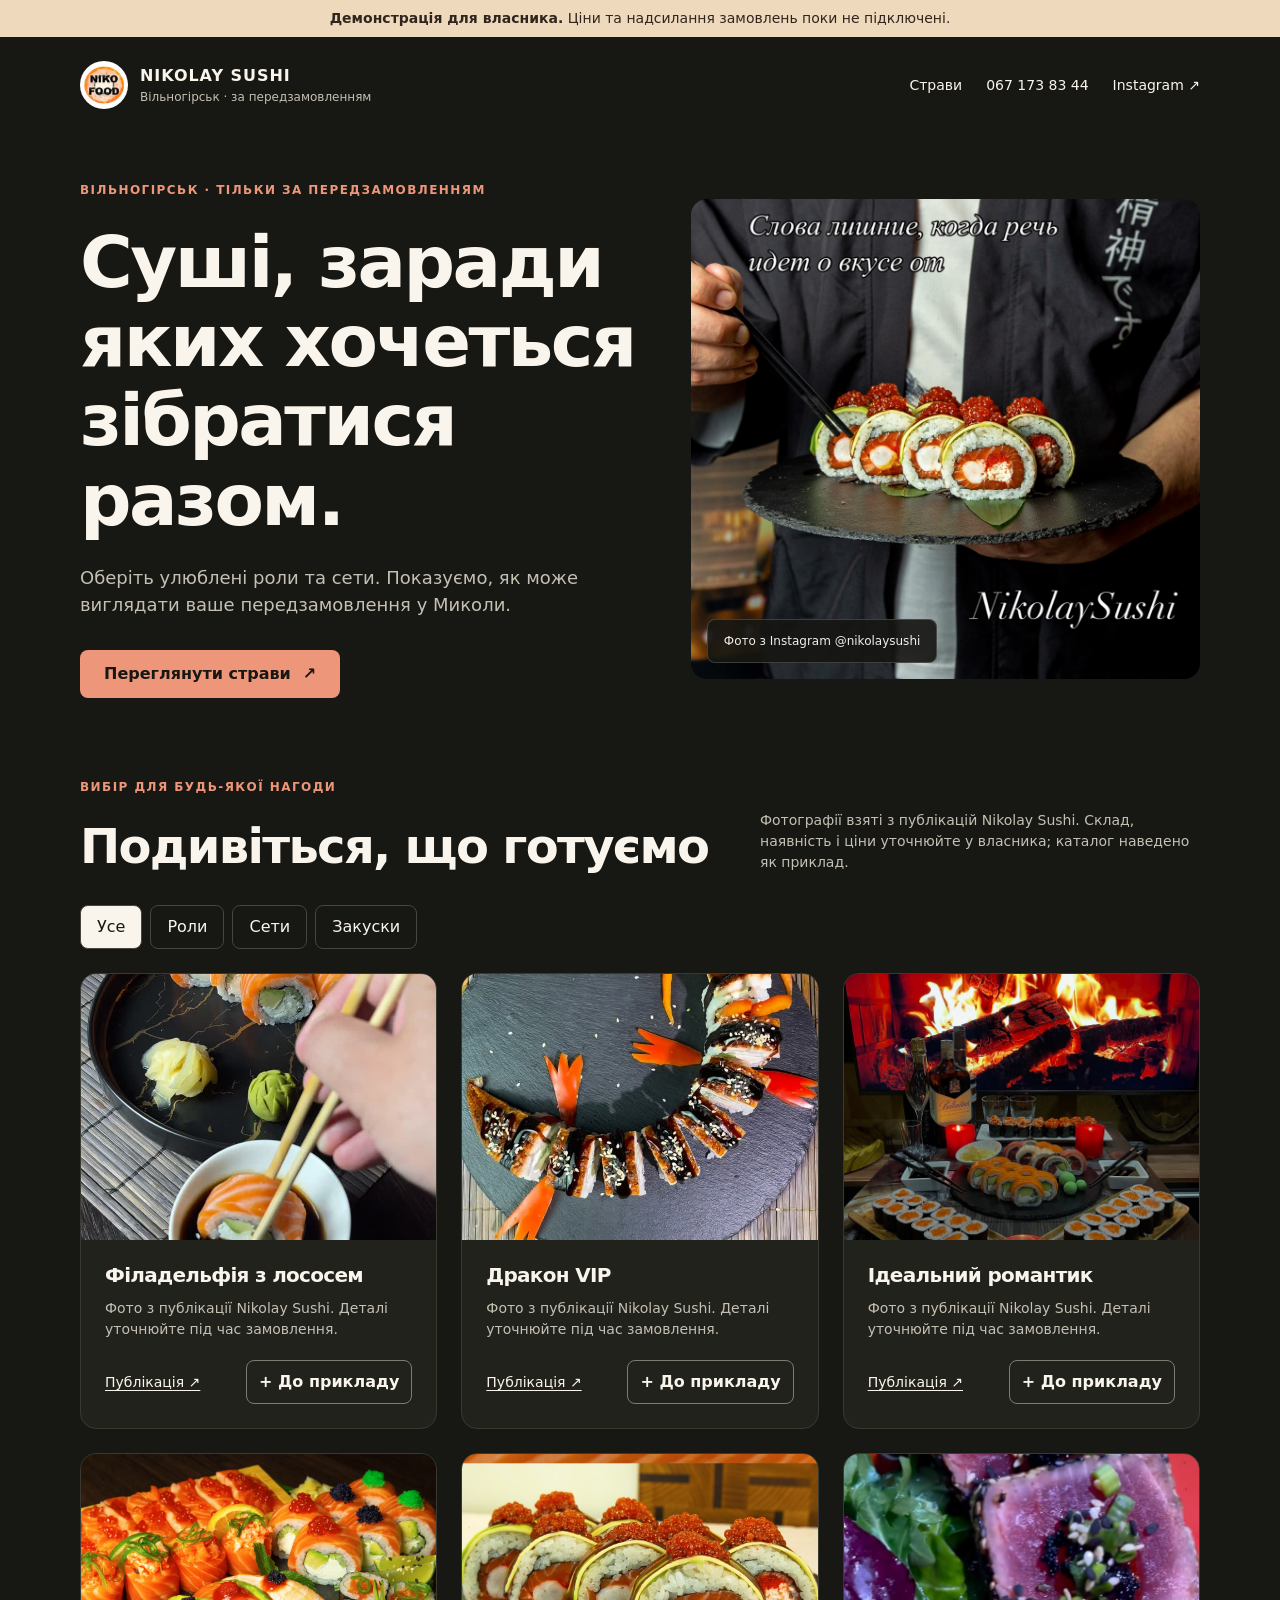
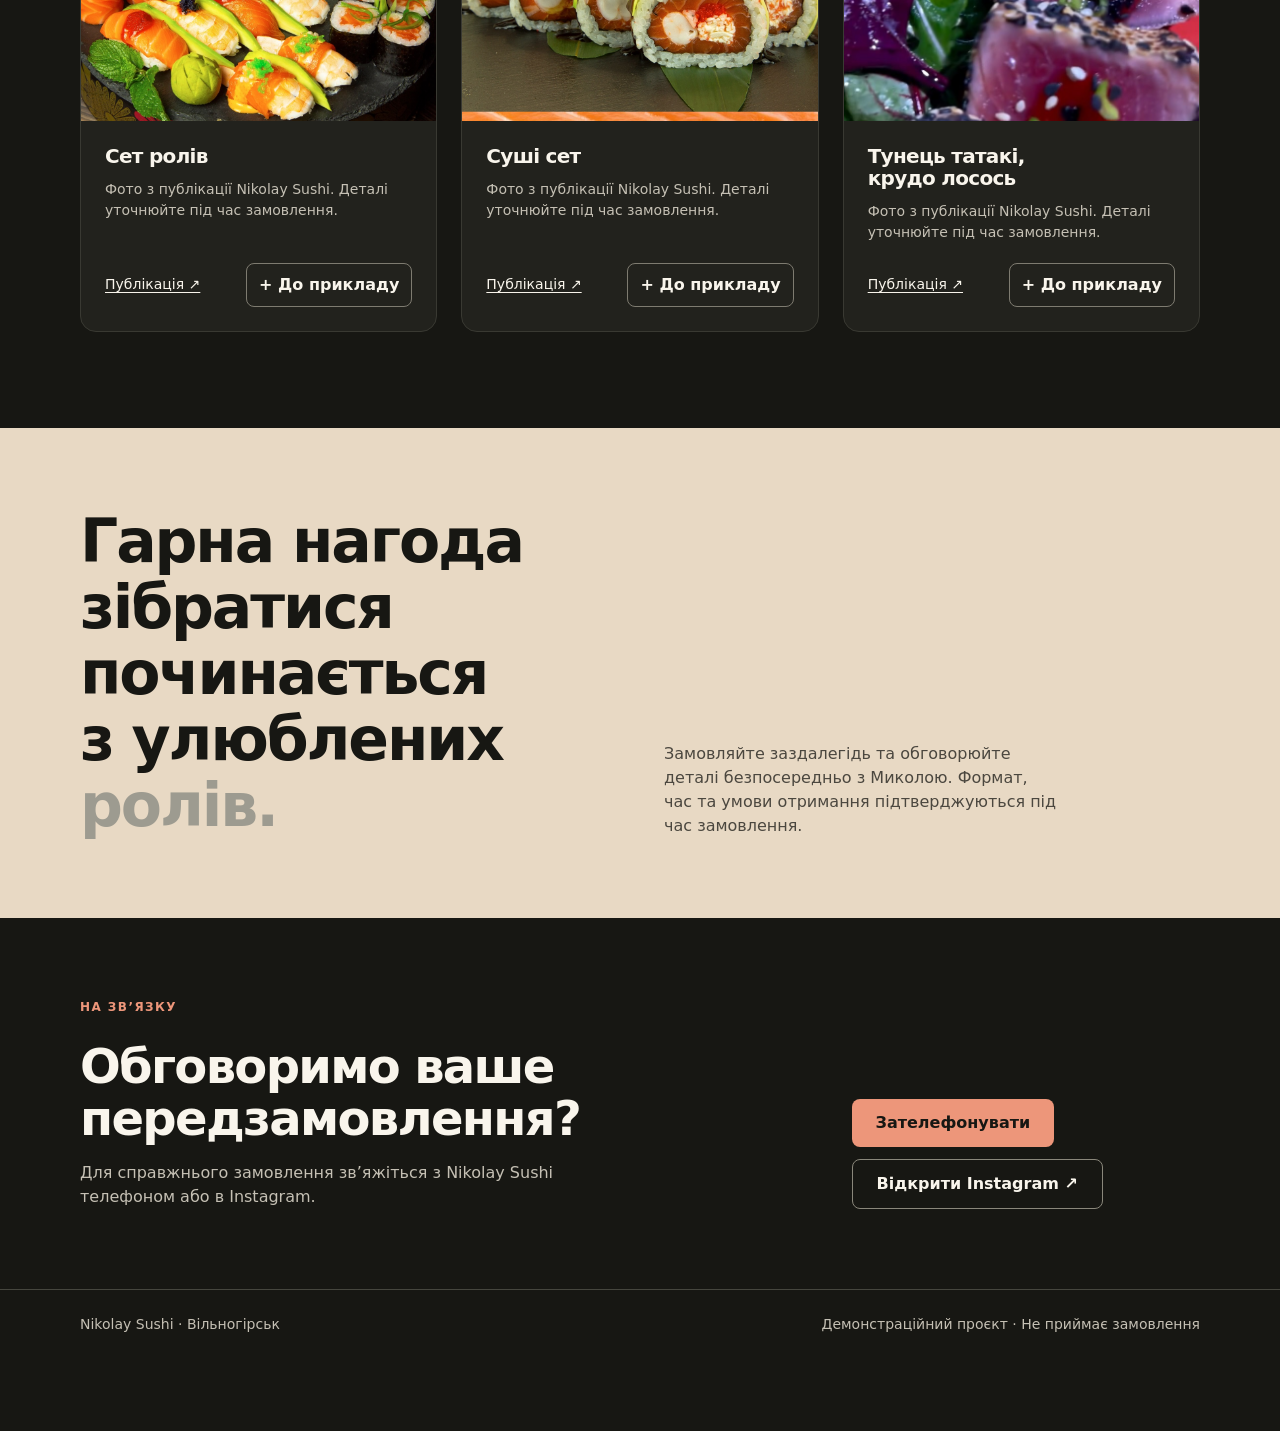
<file: nikolaysushi/index.html>
<!doctype html>
<html lang="uk">
<head>
<meta charset="utf-8"><meta name="viewport" content="width=device-width, initial-scale=1">
<meta name="robots" content="noindex,nofollow"><meta name="theme-color" content="#171713">
<title>Nikolay Sushi — суші за передзамовленням у Вільногірську</title>
<meta name="description" content="Демонстрація сайту Nikolay Sushi: фотографії страв і приклад оформлення передзамовлення.">
<link rel="icon" href="data:image/svg+xml,%3Csvg xmlns='http://www.w3.org/2000/svg' viewBox='0 0 64 64'%3E%3Crect width='64' height='64' rx='16' fill='%23ed967a'/%3E%3Ctext x='32' y='43' text-anchor='middle' font-family='sans-serif' font-weight='bold' font-size='34' fill='%23171713'%3EN%3C/text%3E%3C/svg%3E">
<style>
:root{color-scheme:dark;--bg:#171713;--panel:#22221d;--text:#f9f5ec;--muted:#c5c0b4;--accent:#ed967a;--line:#46463e;--curve:cubic-bezier(.22,1,.36,1)}*{box-sizing:border-box}html{scroll-behavior:smooth}body{margin:0;background:var(--bg);color:var(--text);font:16px/1.5 Manrope,system-ui,sans-serif}body:has(dialog[open]){overflow:hidden}h1,h2,h3,p{margin:0}h1,h2,h3{text-wrap:balance;line-height:1.1;letter-spacing:-.035em}p{text-wrap:pretty}a{color:inherit;text-decoration:none}button,input,select,textarea{font:inherit}button,a{touch-action:manipulation}button{cursor:pointer}button:focus-visible,a:focus-visible,input:focus-visible,select:focus-visible,textarea:focus-visible{outline:3px solid #fff;outline-offset:3px}.skip{position:absolute;left:8px;top:-100px;background:white;color:#111;padding:12px;z-index:100}.skip:focus{top:8px}.demo{background:#efd9bd;color:#30251d;text-align:center;padding:8px 16px;font-size:14px}.wrap{width:min(1120px,calc(100% - 48px));margin:auto}.nav{display:flex;align-items:center;justify-content:space-between;gap:24px;padding:24px 0}.brand{display:flex;align-items:center;gap:12px;font-weight:700;letter-spacing:.06em}.brand img{width:48px;height:48px;object-fit:cover;border-radius:50%}.brand small{display:block;color:var(--muted);font-size:12px;font-weight:500;letter-spacing:0}.navlinks{display:flex;align-items:center;gap:24px;font-size:14px}.navlinks a:hover,.text-link:hover{color:var(--accent)}.hero{display:grid;grid-template-columns:1.05fr .95fr;gap:48px;align-items:center;padding:48px 0 80px}.eyebrow{color:var(--accent);text-transform:uppercase;letter-spacing:.12em;font-size:12px;font-weight:700;margin-bottom:24px}.hero h1{font-size:clamp(36px,5.8vw,72px);max-width:680px}.hero p{color:var(--muted);max-width:500px;margin:24px 0 32px;font-size:18px}.button{display:inline-flex;align-items:center;justify-content:center;gap:12px;min-height:48px;border:0;border-radius:8px;background:var(--accent);color:#171713;padding:12px 24px;font-weight:700;transition:background .3s var(--curve),transform .3s var(--curve)}.button:hover{background:#f5b29d}.button:active{transform:scale(.98)}.hero-photo{position:relative}.hero-photo img{width:100%;height:480px;object-fit:cover;border-radius:16px;display:block}.photo-note{position:absolute;bottom:16px;left:16px;background:#171713e8;border:1px solid #ffffff2b;border-radius:8px;padding:12px 16px;font-size:12px;color:#eee}.intro{display:flex;align-items:end;justify-content:space-between;gap:32px;margin-bottom:32px}.intro h2{font-size:clamp(30px,4vw,48px)}.intro p{color:var(--muted);max-width:440px;font-size:14px}.catalog{padding:0 0 96px}.filters{display:flex;flex-wrap:wrap;gap:8px;margin-bottom:24px}.filter{min-height:44px;border:1px solid var(--line);border-radius:8px;background:transparent;color:var(--text);padding:8px 16px;transition:background .3s var(--curve),color .3s var(--curve)}.filter:hover,.filter[aria-pressed=true]{background:var(--text);color:var(--bg)}.grid{display:grid;grid-template-columns:repeat(3,1fr);gap:24px}.card{background:var(--panel);border:1px solid #393932;border-radius:16px;overflow:hidden;display:flex;flex-direction:column}.card img{width:100%;aspect-ratio:4/3;object-fit:cover;display:block}.card-body{padding:24px;display:flex;flex-direction:column;gap:12px;flex:1}.card h3{font-size:20px}.card p{color:var(--muted);font-size:14px;flex:1}.card-bottom{display:flex;justify-content:space-between;align-items:center;gap:12px;margin-top:8px}.text-link{font-size:14px;text-decoration:underline;text-underline-offset:3px}.add{min-height:44px;background:transparent;border:1px solid #7e7b70;border-radius:8px;color:var(--text);padding:8px 12px;font-weight:600;transition:background .3s var(--curve)}.add:hover{background:#3a3a31}.add:active{transform:scale(.98)}.statement{background:#e8d9c4;color:#171713;padding:80px 0}.statement .wrap{display:grid;grid-template-columns:1fr 1fr;gap:48px;align-items:end}.statement h2{font-size:clamp(36px,5vw,60px);max-width:680px}.statement p{max-width:420px;color:#4b473f}.contact{padding:80px 0;display:flex;justify-content:space-between;align-items:end;gap:32px}.contact h2{font-size:clamp(30px,4vw,48px);margin-bottom:16px}.contact p{color:var(--muted);max-width:500px}.contact-links{display:flex;flex-wrap:wrap;gap:12px}.secondary{border:1px solid #8a877b;background:transparent;color:var(--text)}.secondary:hover{background:#37372f}footer{border-top:1px solid var(--line);padding:24px 0 96px;color:var(--muted);font-size:14px}footer .wrap{display:flex;justify-content:space-between;gap:16px;flex-wrap:wrap}.cartbar{position:fixed;z-index:4;bottom:16px;left:50%;transform:translateX(-50%);width:min(440px,calc(100% - 32px));box-shadow:0 8px 32px #0009}.cartbar[hidden]{display:none}.cartbar .button{width:100%;justify-content:space-between}.cartbar .button:active{transform:none}dialog{width:min(560px,calc(100% - 32px));max-height:min(90vh,850px);border:1px solid var(--line);border-radius:16px;padding:0;color:var(--text);background:#22221d}dialog::backdrop{background:#000b}.dialog-head{position:sticky;top:0;background:#22221d;display:flex;justify-content:space-between;align-items:start;gap:24px;padding:24px;border-bottom:1px solid var(--line);z-index:1}.dialog-head h2{font-size:24px}.dialog-head p,.hint{color:var(--muted);font-size:14px;margin-top:8px}.close{border:1px solid var(--line);background:transparent;color:white;border-radius:8px;min-width:44px;min-height:44px;font-size:24px}.dialog-content{padding:24px}.cart-row{display:flex;align-items:center;justify-content:space-between;gap:16px;padding:12px 0;border-bottom:1px solid var(--line)}.qty{display:flex;align-items:center;gap:12px}.qty button{min-width:44px;min-height:44px;color:white;background:#393932;border:0;border-radius:8px;font-size:20px}.form-grid{display:grid;grid-template-columns:1fr 1fr;gap:16px;margin:24px 0}.field{display:grid;gap:8px;font-size:14px}.field.full{grid-column:1/-1}input,select,textarea{width:100%;min-height:48px;padding:12px;border:1px solid #77766a;border-radius:8px;color:var(--text);background:#171713}textarea{min-height:80px;resize:vertical}.dialog-content>.button{width:100%}.preview{margin-top:24px;padding:16px;border:1px solid #a3aa83;border-radius:8px;background:#303a2b}.preview[hidden]{display:none}.preview pre{font:inherit;white-space:pre-wrap;overflow-wrap:anywhere;color:#e7ecdf}.preview strong{display:block;margin-bottom:8px}.word{color:#9d9b90;transition:color .7s var(--curve)}.word.on{color:#171713}@media(max-width:750px){.wrap{width:min(100% - 32px,1120px)}.nav{padding:16px 0}.navlinks a:first-child{display:none}.hero{grid-template-columns:1fr;gap:32px;padding:32px 0 64px}.hero-photo img{height:340px}.intro{display:block}.intro p{margin-top:16px}.grid{grid-template-columns:repeat(2,1fr);gap:12px}.card-body{padding:16px}.statement .wrap{grid-template-columns:1fr;gap:24px}.contact{align-items:start;flex-direction:column}.catalog{padding-bottom:64px}}@media(max-width:470px){.brand small{display:none}.navlinks{gap:12px}.navlinks a{font-size:12px}.grid{grid-template-columns:1fr}.card img{aspect-ratio:4/3}.form-grid{grid-template-columns:1fr}.field.full{grid-column:auto}.hero-photo img{height:300px}}@media(prefers-reduced-motion:reduce){html{scroll-behavior:auto}*,*::before,*::after{transition-duration:.01ms!important;animation-duration:.01ms!important}.word{color:#171713}}
</style>
</head>
<body>
<a class="skip" href="#main">Перейти до вмісту</a>
<div class="demo"><strong>Демонстрація для власника.</strong> Ціни та надсилання замовлень поки не підключені.</div>
<header class="wrap nav"><a class="brand" href="#top"><img src="scraped_media/avatar.jpg" alt=""><span>NIKOLAY SUSHI<small>Вільногірськ · за передзамовленням</small></span></a><nav class="navlinks" aria-label="Основна навігація"><a href="#menu">Страви</a><a href="tel:+380671738344">067 173 83 44</a><a href="https://www.instagram.com/nikolaysushi/" target="_blank" rel="noopener noreferrer">Instagram ↗</a></nav></header>
<main id="main"><section class="wrap hero" id="top"><div><div class="eyebrow">Вільногірськ · тільки за передзамовленням</div><h1>Суші, заради яких хочеться зібратися разом.</h1><p>Оберіть улюблені роли та сети. Показуємо, як може виглядати ваше передзамовлення у Миколи.</p><a href="#menu" class="button">Переглянути страви <span aria-hidden="true">↗</span></a></div><div class="hero-photo"><img src="scraped_media/post_8_DXj7XFxCD72.jpg" alt="Сет суші з публікації Nikolay Sushi"><div class="photo-note">Фото з Instagram @nikolaysushi</div></div></section>
<section class="wrap catalog" id="menu"><div class="intro"><div><div class="eyebrow">Вибір для будь-якої нагоди</div><h2>Подивіться, що готуємо</h2></div><p>Фотографії взяті з публікацій Nikolay Sushi. Склад, наявність і ціни уточнюйте у власника; каталог наведено як приклад.</p></div><div class="filters" id="filters" aria-label="Категорії страв"></div><div class="grid" id="grid"></div></section>
<section class="statement"><div class="wrap"><h2 id="statement">Гарна нагода зібратися починається з улюблених ролів.</h2><p>Замовляйте заздалегідь та обговорюйте деталі безпосередньо з Миколою. Формат, час та умови отримання підтверджуються під час замовлення.</p></div></section>
<section class="wrap contact"><div><div class="eyebrow">На зв’язку</div><h2>Обговоримо ваше передзамовлення?</h2><p>Для справжнього замовлення зв’яжіться з Nikolay Sushi телефоном або в Instagram.</p></div><div class="contact-links"><a class="button" href="tel:+380671738344">Зателефонувати</a><a class="button secondary" href="https://www.instagram.com/nikolaysushi/" target="_blank" rel="noopener noreferrer">Відкрити Instagram ↗</a></div></section></main>
<footer><div class="wrap"><span>Nikolay Sushi · Вільногірськ</span><span>Демонстраційний проєкт · Не приймає замовлення</span></div></footer>
<div class="cartbar" id="cartbar" hidden><button class="button" id="openCart" type="button"><span>Переглянути приклад замовлення</span><span id="count"></span></button></div>
<dialog id="cart" aria-labelledby="cartTitle"><div class="dialog-head"><div><h2 id="cartTitle">Приклад передзамовлення</h2><p>Це демонстрація: замовлення нікуди не надсилається.</p></div><button type="button" class="close" id="closeCart" aria-label="Закрити">×</button></div><div class="dialog-content"><div id="cartItems"></div><form id="orderForm"><div class="form-grid"><label class="field">Коли бажаєте отримати<input type="date" id="date"></label><label class="field">Час<input type="time" id="time"></label><label class="field full">Побажання<textarea id="comment" maxlength="300" placeholder="Наприклад, кількість осіб"></textarea></label></div><p class="hint">Поля необов’язкові. Не вводьте особисті дані: це лише приклад оформлення.</p><button class="button" type="submit">Показати приклад замовлення</button></form><div class="preview" id="preview" role="status" hidden><strong>Приклад повідомлення для власника</strong><pre id="previewText"></pre><p class="hint">Повідомлення не надіслано. Підключення каналу замовлень обговорюється окремо.</p></div></div></dialog>
<script>
const items=[{id:'philadelphia',name:'Філадельфія з лососем',cat:'Роли',image:'post_5_DbvkSZdKnJt.jpg',url:'DbvkSZdKnJt'},{id:'dragon',name:'Дракон VIP',cat:'Роли',image:'post_6_DYcbDLaohZU.jpg',url:'DYcbDLaohZU'},{id:'romantic',name:'Ідеальний романтик',cat:'Сети',image:'post_12_DSX7asfCIUJ.jpg',url:'DSX7asfCIUJ'},{id:'set',name:'Сет ролів',cat:'Сети',image:'post_4_Db0xO25I7Lk.jpg',url:'Db0xO25I7Lk'},{id:'assortment',name:'Суші сет',cat:'Сети',image:'post_9_DXj6w_aiPMz.jpg',url:'DXj6w_aiPMz'},{id:'tuna',name:'Тунець татакі, крудо лосось',cat:'Закуски',image:'post_11_DT2ZtKFiONa.jpg',url:'DT2ZtKFiONa'}];
const categories=['Усе','Роли','Сети','Закуски'];let category='Усе';const cart={};const $=id=>document.getElementById(id);let returnFocus;
function render(){ $('filters').innerHTML=categories.map(c=>`<button class="filter" type="button" data-category="${c}" aria-pressed="${c===category}">${c}</button>`).join(''); $('grid').innerHTML=items.filter(i=>category==='Усе'||i.cat===category).map(i=>`<article class="card"><img src="scraped_media/${i.image}" alt="${i.name}" loading="lazy"><div class="card-body"><h3>${i.name}</h3><p>Фото з публікації Nikolay Sushi. Деталі уточнюйте під час замовлення.</p><div class="card-bottom"><a class="text-link" href="https://www.instagram.com/p/${i.url}/" target="_blank" rel="noopener noreferrer">Публікація ↗</a><button class="add" type="button" data-add="${i.id}" aria-label="Додати ${i.name} до прикладу замовлення">${cart[i.id]?'Додано: '+cart[i.id]:'+ До прикладу'}</button></div></div></article>`).join(''); const count=Object.values(cart).reduce((a,b)=>a+b,0);$('cartbar').hidden=!count;$('count').textContent=count+' шт.'; $('cartItems').innerHTML=items.filter(i=>cart[i.id]).map(i=>`<div class="cart-row"><span>${i.name}</span><div class="qty"><button type="button" data-change="${i.id}" data-delta="-1" aria-label="Прибрати одну порцію: ${i.name}">−</button><span>${cart[i.id]}</span><button type="button" data-change="${i.id}" data-delta="1" aria-label="Додати одну порцію: ${i.name}">+</button></div></div>`).join(''); if(!count&&$('cart').open)$('cart').close(); }
document.addEventListener('click',e=>{const f=e.target.closest('[data-category]');const a=e.target.closest('[data-add]');const q=e.target.closest('[data-change]');if(f){category=f.dataset.category;render();document.querySelector(`[data-category="${category}"]`)?.focus()}if(a){const id=a.dataset.add;cart[id]=(cart[id]||0)+1;render();document.querySelector(`[data-add="${id}"]`)?.focus()}if(q){const id=q.dataset.change,delta=q.dataset.delta;cart[id]+=Number(delta);if(!cart[id])delete cart[id];$('preview').hidden=true;render();document.querySelector(`[data-change="${id}"][data-delta="${delta}"]`)?.focus()}});
$('openCart').addEventListener('click',()=>{returnFocus=document.activeElement;$('preview').hidden=true;$('cart').showModal();$('closeCart').focus()});$('closeCart').addEventListener('click',()=>$('cart').close());$('cart').addEventListener('close',()=>{if(returnFocus&&returnFocus.isConnected)returnFocus.focus()});
$('orderForm').addEventListener('submit',e=>{e.preventDefault();const date=$('date').value,time=$('time').value,comment=$('comment').value.trim();const lines=items.filter(i=>cart[i.id]).map(i=>`${i.name} × ${cart[i.id]}`);$('previewText').textContent=['Обрані страви:',...lines,date?'Дата: '+date:null,time?'Час: '+time:null,comment?'Побажання: '+comment:null,'Вартість та умови уточнюються.'].filter(Boolean).join('\n');$('preview').hidden=false;$('preview').scrollIntoView({block:'nearest',behavior:'smooth'})});
const statement=$('statement');if('IntersectionObserver'in window&&!matchMedia('(prefers-reduced-motion: reduce)').matches){const words=statement.textContent.split(' ');statement.setAttribute('aria-label',statement.textContent);statement.innerHTML=words.map(w=>`<span class="word" aria-hidden="true">${w}</span>`).join(' ');const observer=new IntersectionObserver(entries=>entries.forEach(entry=>{if(entry.isIntersecting){[...statement.children].forEach((word,index)=>setTimeout(()=>word.classList.add('on'),index*90));observer.disconnect()}}),{threshold:.25});observer.observe(statement)}
render();
</script></body></html>
</file>
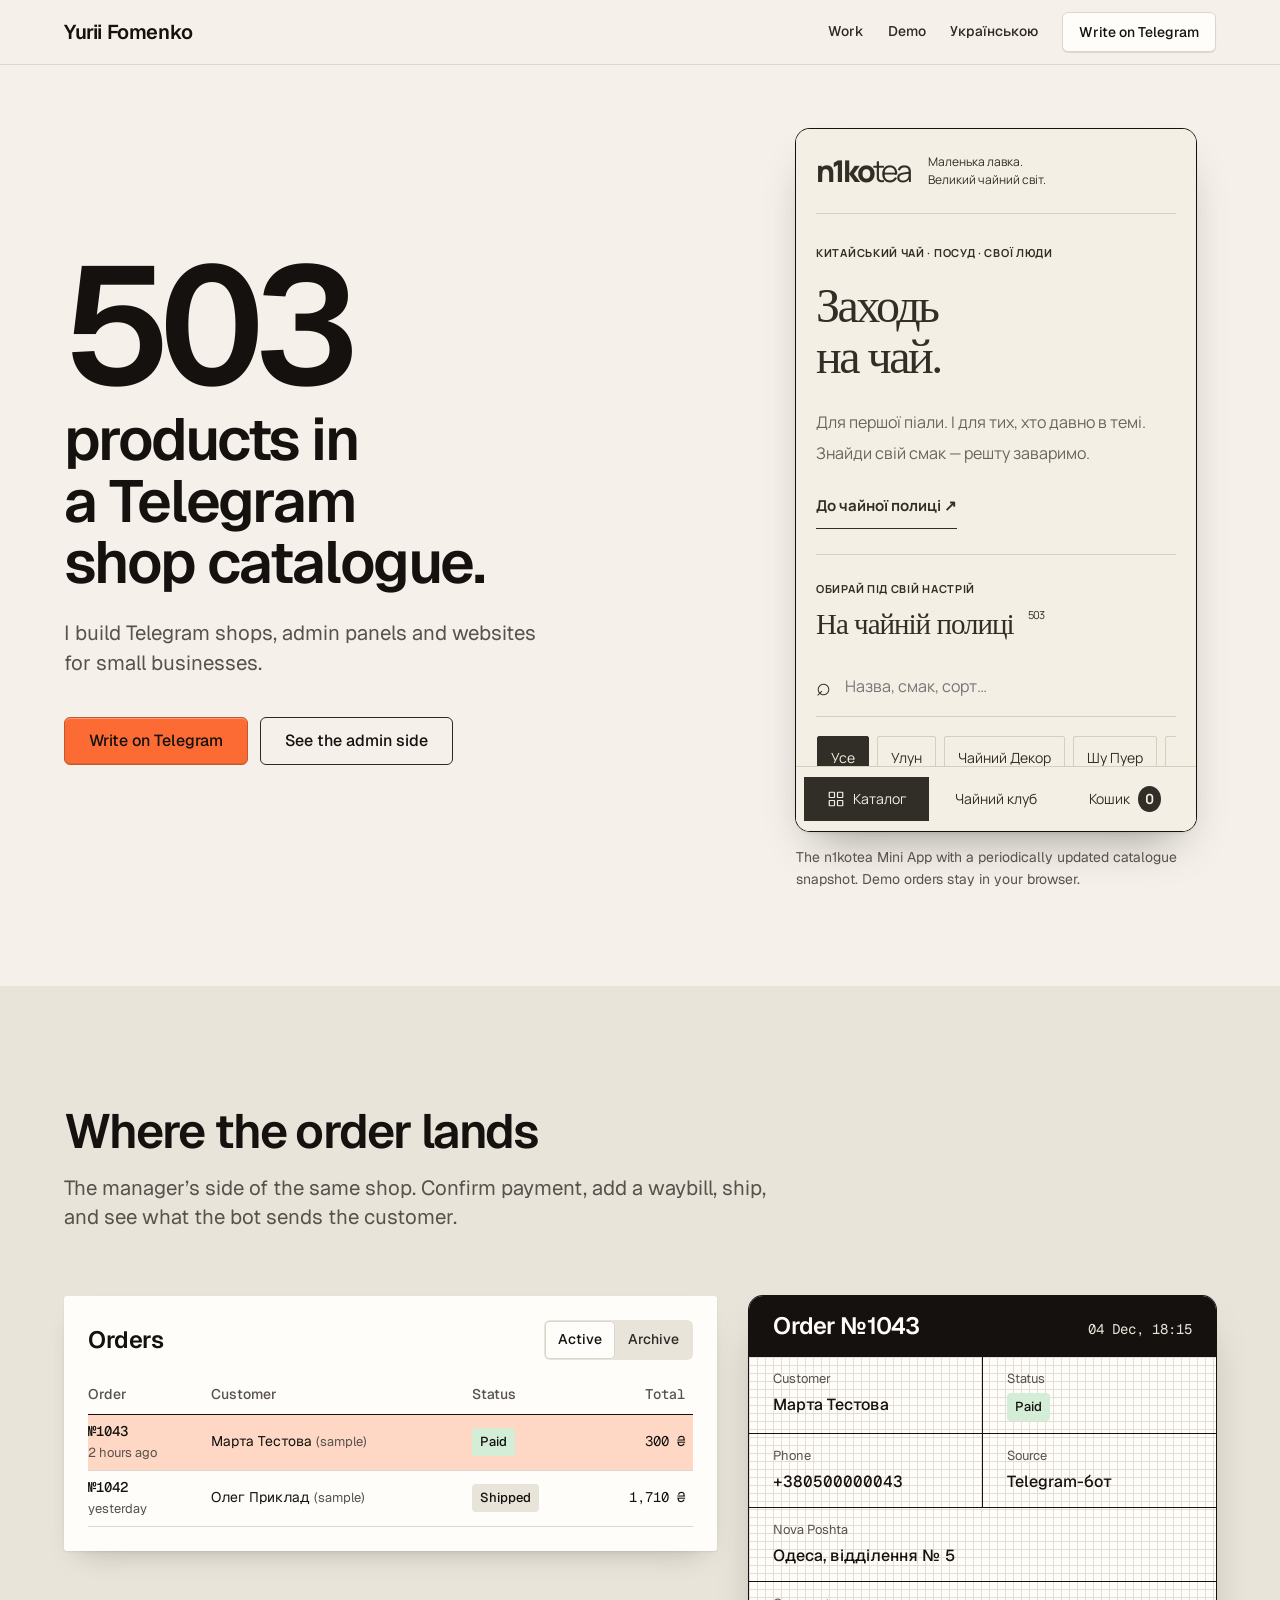
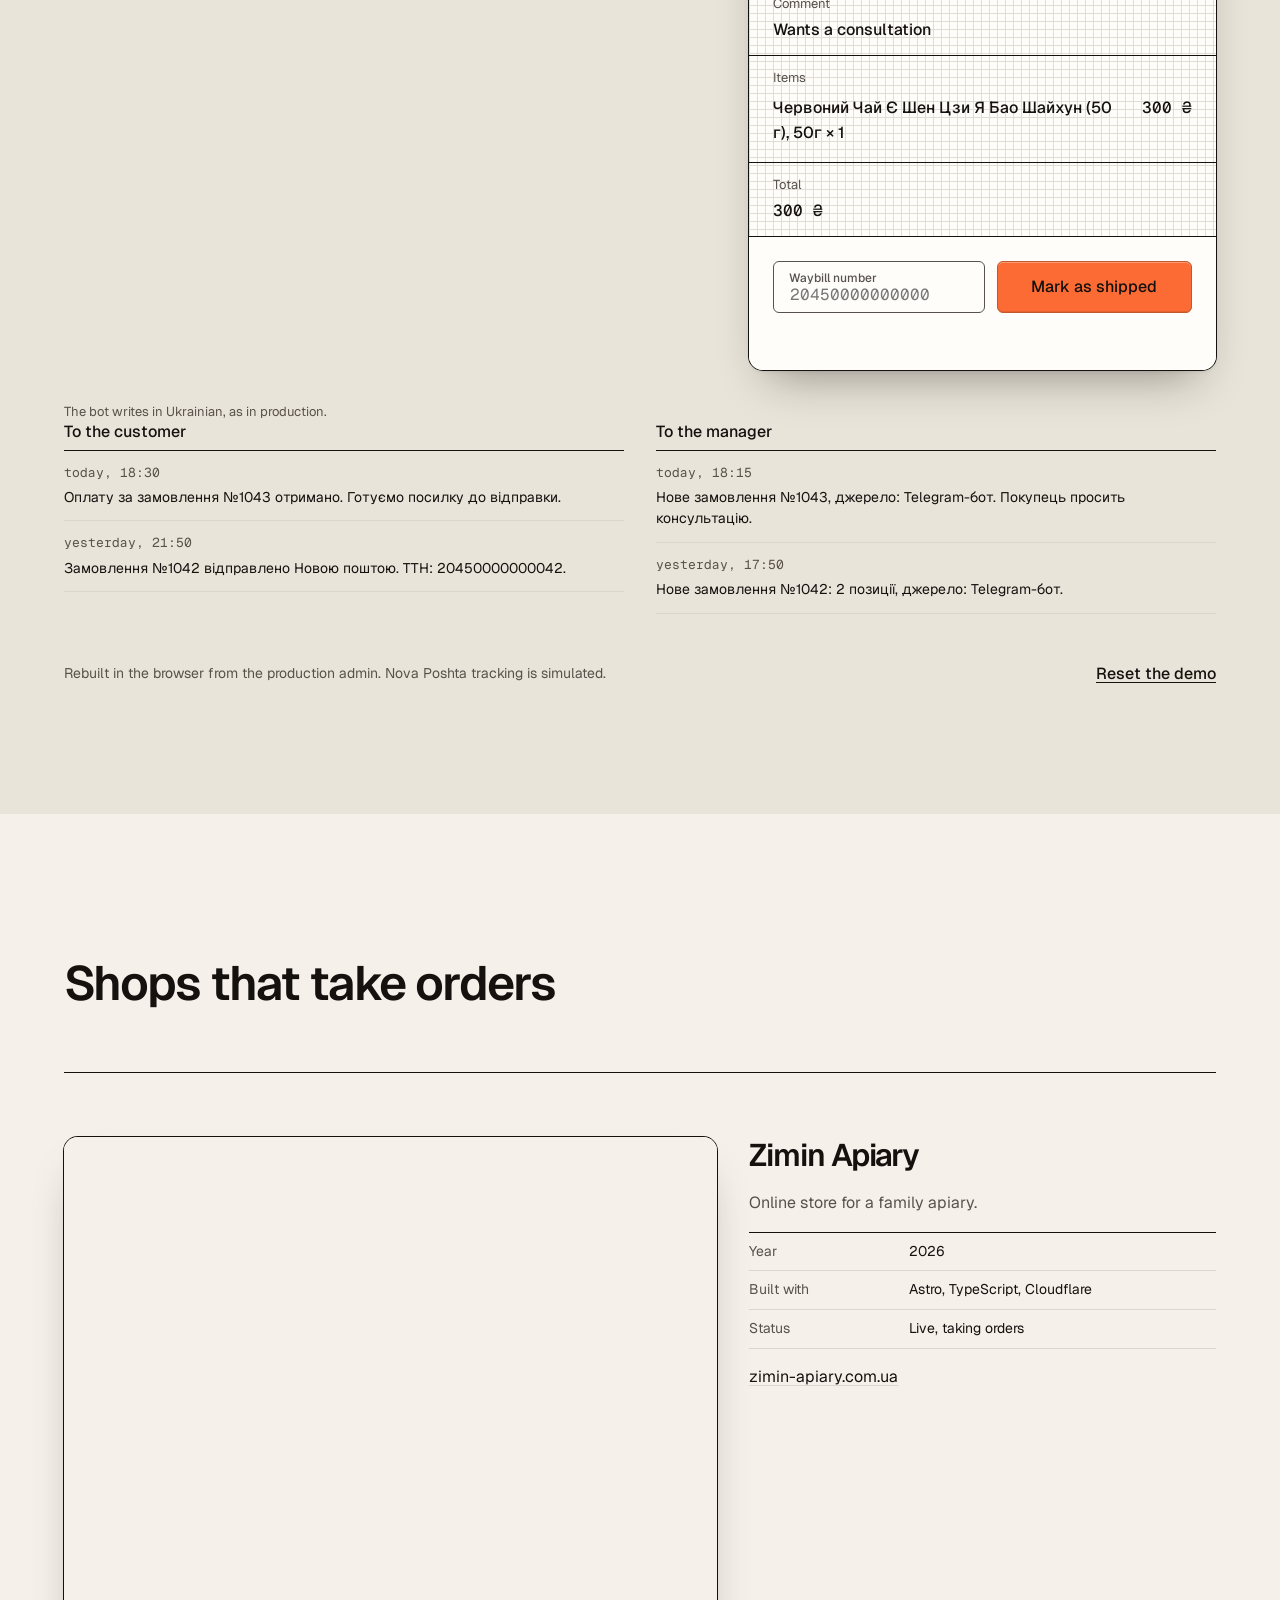
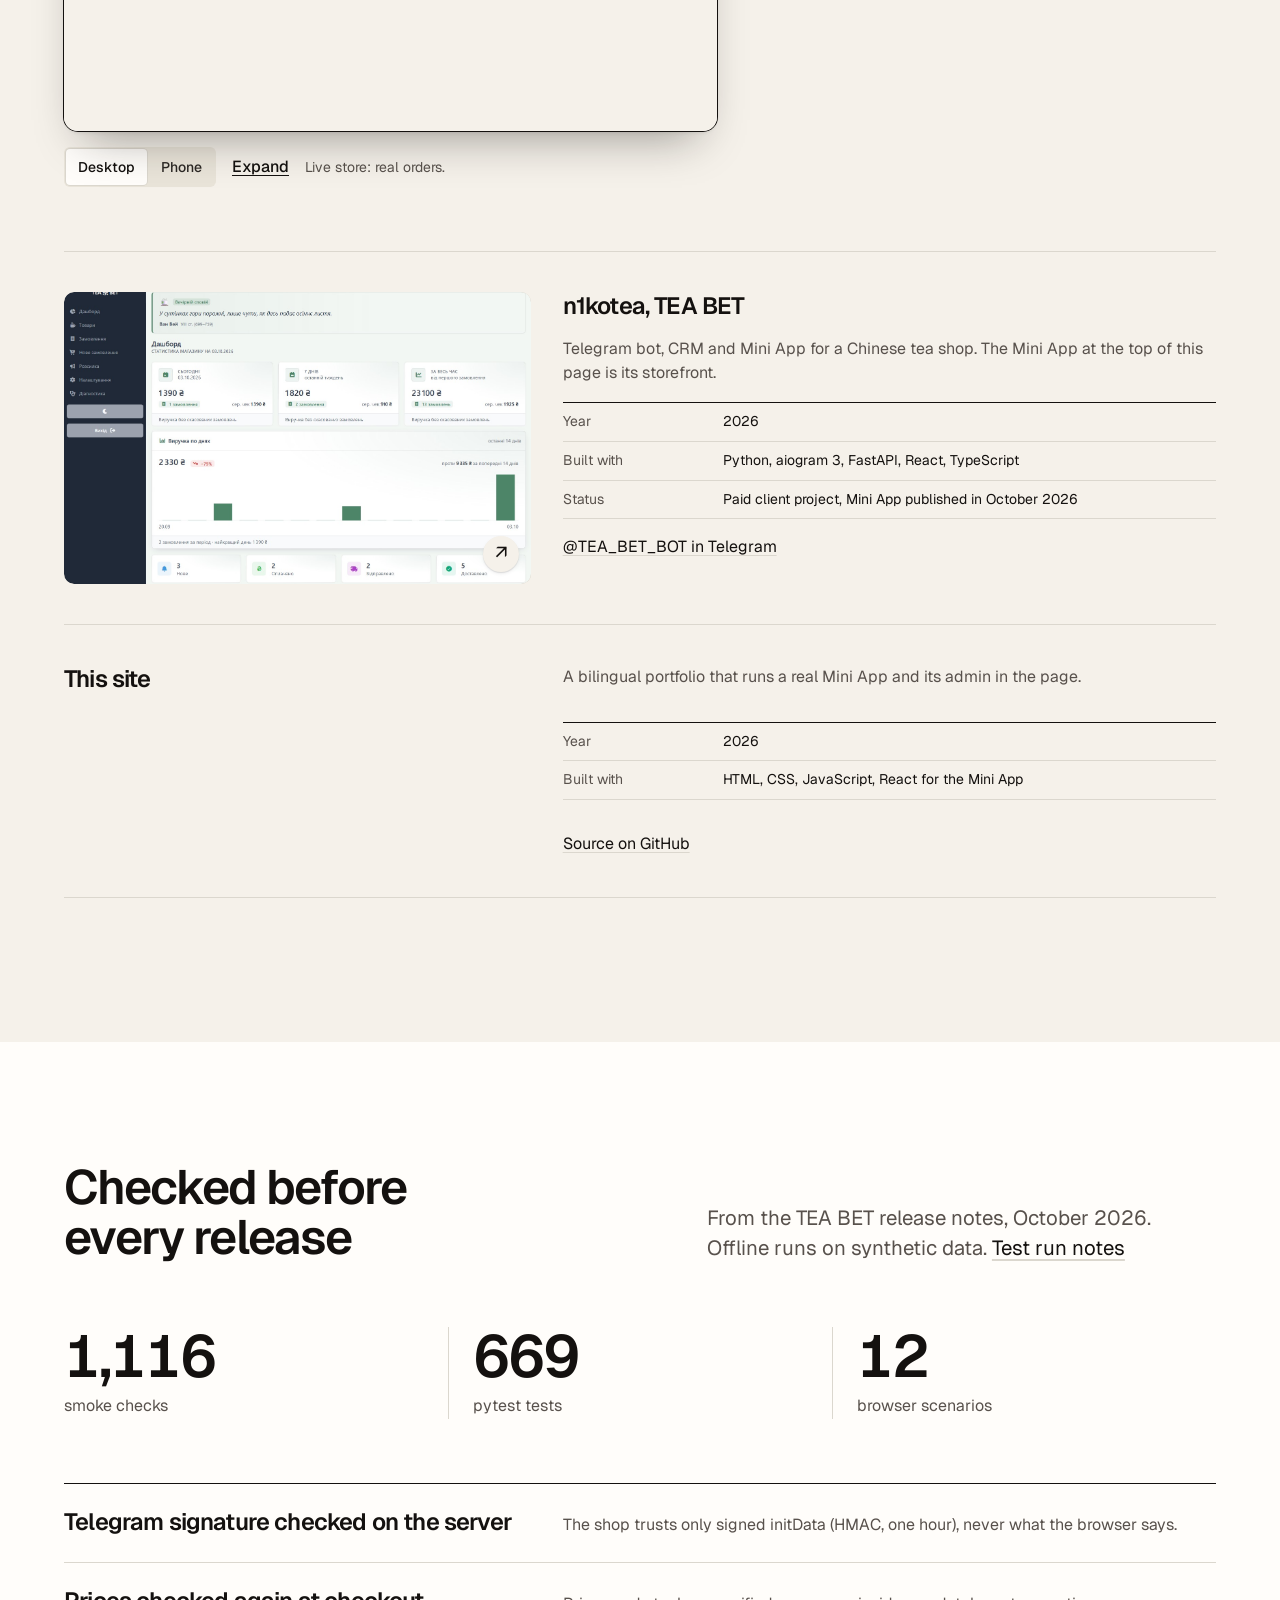
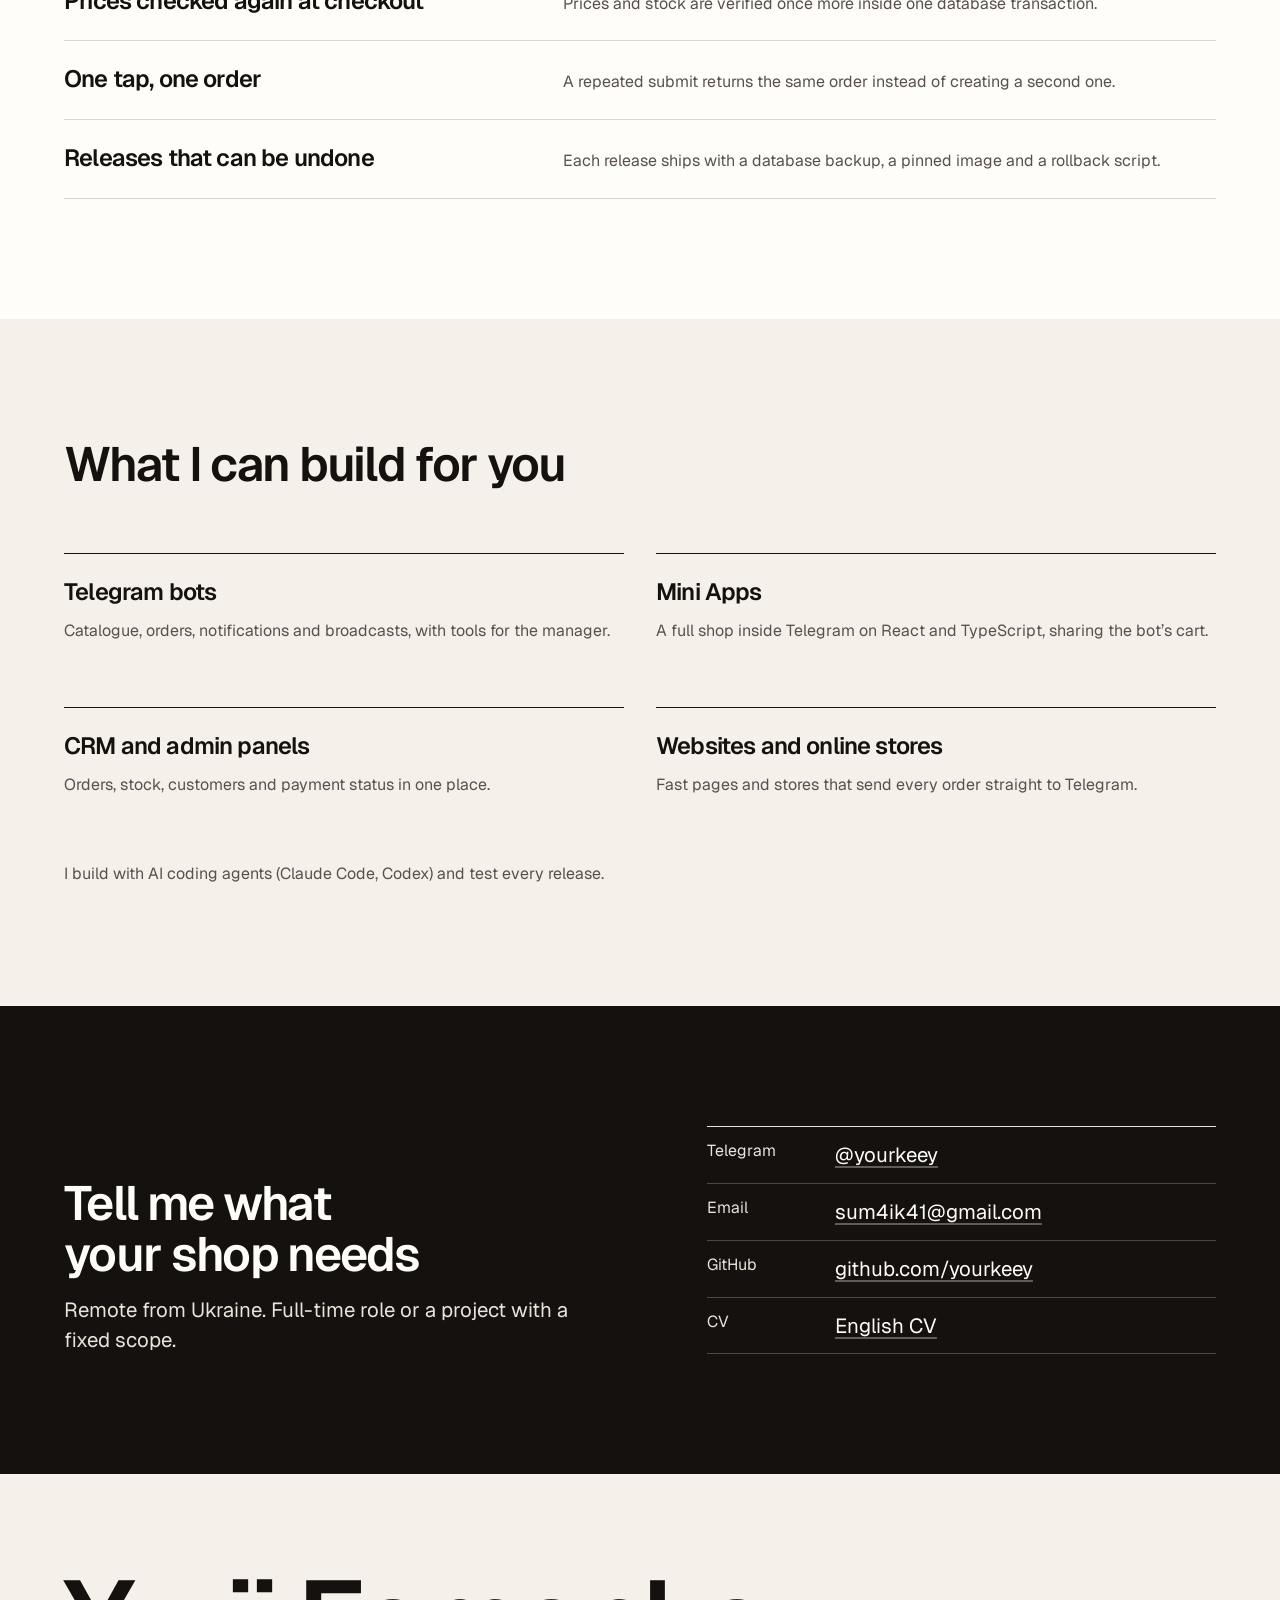
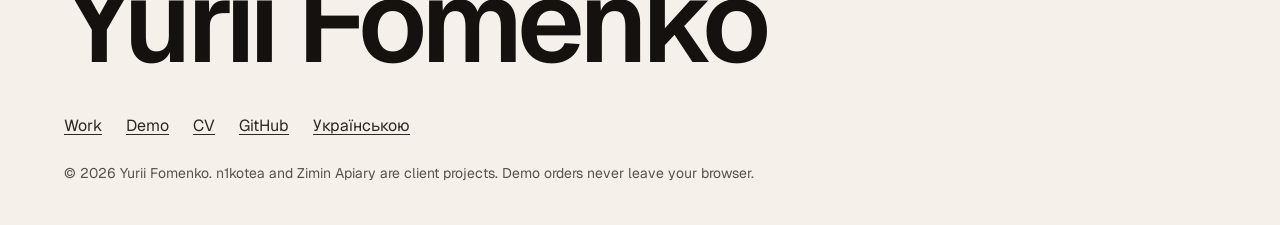
<file: previous-version/index.html>
<!doctype html>
<html lang="en">
<head>
  <meta charset="utf-8"><meta name="robots" content="noindex,nofollow">
  <meta name="viewport" content="width=device-width, initial-scale=1">
  <title>Yurii Fomenko, Telegram shops, admin panels and websites</title>
  <meta name="description" content="Web developer building Telegram bots, Mini Apps, CRMs and online stores for small businesses. Try a working Telegram shop and its admin panel on this page.">
  <link rel="canonical" href="https://yourkeey.github.io/">
  <link rel="alternate" hreflang="en" href="https://yourkeey.github.io/">
  <link rel="alternate" hreflang="uk" href="https://yourkeey.github.io/uk/">
  <link rel="alternate" hreflang="x-default" href="https://yourkeey.github.io/">
  <meta property="og:title" content="Yurii Fomenko, Telegram shops, admin panels and websites">
  <meta property="og:description" content="Web developer building Telegram bots, Mini Apps, CRMs and online stores for small businesses. Try a working Telegram shop and its admin panel on this page.">
  <meta property="og:url" content="https://yourkeey.github.io/">
  <meta property="og:type" content="website">
  <meta property="og:image" content="https://yourkeey.github.io/assets/projects/zimin-home.webp">
  <meta name="theme-color" content="#f4efe5">
  <link rel="icon" href="assets/favicon.svg" type="image/svg+xml">
  <link rel="preconnect" href="https://fonts.googleapis.com">
  <link rel="preconnect" href="https://fonts.gstatic.com" crossorigin>
  <link rel="stylesheet" href="https://fonts.googleapis.com/css2?family=Geist:wght@400;500;600&family=Geist+Mono:wght@400;500&display=swap">
  <link rel="stylesheet" href="assets/css/site.css?v=007ef6362c">
  <script>document.documentElement.classList.add('js');</script>
  <script type="module" src="assets/js/site.js?v=118c90ca8c"></script>
</head>
<body>
  <a class="skip" href="#main">Skip to content</a>
  <header class="nav">
    <div class="container nav__inner">
      <a class="wordmark" href="./" aria-label="Yurii Fomenko, home">Yurii Fomenko</a>
      <nav aria-label="Main">
        <ul class="nav__links">
          <li><a href="#work">Work</a></li>
          <li><a href="#admin">Demo</a></li>
          <li><a href="uk/" hreflang="uk" lang="uk">Українською</a></li>
        </ul>
      </nav>
      <a class="btn btn--quiet" href="https://t.me/yourkeey" rel="noopener">Write on Telegram</a>
    </div>
  </header>

  <main id="main">
    <section class="hero" id="top">
      <div class="container hero__grid">
        <div class="hero__text">
          <h1><span class="hero__figure num">503</span> <span class="hero__words">products in a Telegram shop catalogue.</span></h1>
          <p class="lead">I build Telegram shops, admin panels and websites for small businesses.</p>
          <div class="actions">
            <a class="btn btn--primary" href="https://t.me/yourkeey" rel="noopener">Write on Telegram</a>
            <a class="btn btn--outline" href="#admin">See the admin side</a>
          </div>
        </div>
        <figure class="hero__app">
          <div class="app-frame" data-kind="product">
            <iframe src="demo/miniapp/" title="n1kotea Telegram Mini App, live demo" loading="eager"></iframe>
          </div>
          <figcaption>The n1kotea Mini App with a periodically updated catalogue snapshot. Demo orders stay in your browser.</figcaption>
        </figure>
      </div>
    </section>

    <section class="admin" id="admin">
      <div class="container">
        <div class="head">
          <h2>Where the order lands</h2>
          <p class="lead">The manager’s side of the same shop. Confirm payment, add a waybill, ship, and see what the bot sends the customer.</p>
        </div>
        <div class="crm" data-crm data-seed="demo/miniapp/seed.json">
          <table class="crm-static"><thead><tr><th scope="col">Order</th><th scope="col">Customer</th><th scope="col">Status</th><th scope="col">Total</th></tr></thead><tbody><tr><td class="num">№1041</td><td>Ірина Демо</td><td>Доставлено</td><td class="num">750 ₴</td></tr><tr><td class="num">№1042</td><td>Олег Приклад</td><td>Відправлено</td><td class="num">1710 ₴</td></tr><tr><td class="num">№1043</td><td>Марта Тестова</td><td>Оплачено</td><td class="num">300 ₴</td></tr></tbody></table>
        </div>
        <div class="admin__foot">
          <p>Rebuilt in the browser from the production admin. Nova Poshta tracking is simulated.</p>
          <button class="btn btn--text" type="button" data-reset>Reset the demo</button>
        </div>
      </div>
    </section>

    <section class="work" id="work">
      <div class="container">
        <h2>Shops that take orders</h2>
        <ol class="work-list">
        <li class="work-item work-item--lead">
          <figure class="work-item__shot work-item__live" data-live data-kind="product">
            <div class="live-frame" data-view="desktop"><iframe src="https://zimin-apiary.com.ua/" title="Zimin Apiary online store, the live site" loading="lazy" referrerpolicy="no-referrer"></iframe></div>
            <figcaption><div class="seg" role="group" aria-label="Screen size"><button type="button" data-view="desktop" aria-pressed="true">Desktop</button><button type="button" data-view="phone" aria-pressed="false">Phone</button></div><button class="btn btn--text" type="button" data-live-open>Expand</button><span>Live store: real orders.</span></figcaption>
            <dialog class="live-dialog" aria-label="Zimin Apiary online store, the live site"><div class="live-dialog__bar"><a class="link" href="https://zimin-apiary.com.ua/" rel="noopener">zimin-apiary.com.ua</a><button class="btn btn--text" type="button" data-live-close>Close</button></div><iframe title="Zimin Apiary online store, the live site" data-src="https://zimin-apiary.com.ua/" referrerpolicy="no-referrer"></iframe></dialog>
          </figure>

          <div class="work-item__text">
            <h3>Zimin Apiary</h3>
            <p>Online store for a family apiary.</p>
            <dl class="facts"><div><dt>Year</dt><dd>2026</dd></div><div><dt>Built with</dt><dd>Astro, TypeScript, Cloudflare</dd></div><div><dt>Status</dt><dd>Live, taking orders</dd></div></dl>
            <a class="link" href="https://zimin-apiary.com.ua/" rel="noopener">zimin-apiary.com.ua</a>
          </div>
        </li>
        <li class="work-item">

          <figure class="work-item__shot work-item__image" data-slot="work-1" data-kind="product" data-image-viewer><a href="assets/projects/tea-demo-1.jpg" class="work-item__image-link" aria-label="Open screenshot full screen"><img src="assets/projects/tea-demo-1.jpg" width="1365" height="900" alt="Orders screen of the TEA BET admin panel with sample data" loading="lazy" decoding="async"><span class="work-item__image-hint" aria-hidden="true">↗</span></a><dialog class="image-dialog" aria-label="Orders screen of the TEA BET admin panel with sample data"><button type="button" class="image-dialog__close" data-image-close>Close ✕</button><img src="assets/projects/tea-demo-1.jpg" alt="Orders screen of the TEA BET admin panel with sample data"></dialog></figure>
          <div class="work-item__text">
            <h3>n1kotea, TEA BET</h3>
            <p>Telegram bot, CRM and Mini App for a Chinese tea shop. The Mini App at the top of this page is its storefront.</p>
            <dl class="facts"><div><dt>Year</dt><dd>2026</dd></div><div><dt>Built with</dt><dd>Python, aiogram 3, FastAPI, React, TypeScript</dd></div><div><dt>Status</dt><dd>Paid client project, Mini App published in October 2026</dd></div></dl>
            <a class="link" href="https://t.me/TEA_BET_BOT" rel="noopener">@TEA_BET_BOT in Telegram</a>
          </div>
        </li>
        <li class="work-item">


          <div class="work-item__text">
            <h3>This site</h3>
            <p>A bilingual portfolio that runs a real Mini App and its admin in the page.</p>
            <dl class="facts"><div><dt>Year</dt><dd>2026</dd></div><div><dt>Built with</dt><dd>HTML, CSS, JavaScript, React for the Mini App</dd></div></dl>
            <a class="link" href="https://github.com/yourkeey/yourkeey.github.io" rel="noopener">Source on GitHub</a>
          </div>
        </li>
        </ol>
      </div>
    </section>

    <section class="checks" id="checks">
      <div class="container">
        <div class="head head--split">
          <h2>Checked before every release</h2>
          <p class="lead">From the TEA BET release notes, October 2026. Offline runs on synthetic data. <a class="link" href="verification.html">Test run notes</a></p>
        </div>
        <dl class="figures"><div><dt>smoke checks</dt><dd class="num">1,116</dd></div><div><dt>pytest tests</dt><dd class="num">669</dd></div><div><dt>browser scenarios</dt><dd class="num">12</dd></div></dl>
        <ul class="rows"><li><h3>Telegram signature checked on the server</h3><p>The shop trusts only signed initData (HMAC, one hour), never what the browser says.</p></li><li><h3>Prices checked again at checkout</h3><p>Prices and stock are verified once more inside one database transaction.</p></li><li><h3>One tap, one order</h3><p>A repeated submit returns the same order instead of creating a second one.</p></li><li><h3>Releases that can be undone</h3><p>Each release ships with a database backup, a pinned image and a rollback script.</p></li></ul>
      </div>
    </section>

    <section class="services" id="services">
      <div class="container">
        <h2>What I can build for you</h2>
        <ul class="services__grid"><li><h3>Telegram bots</h3><p>Catalogue, orders, notifications and broadcasts, with tools for the manager.</p></li><li><h3>Mini Apps</h3><p>A full shop inside Telegram on React and TypeScript, sharing the bot’s cart.</p></li><li><h3>CRM and admin panels</h3><p>Orders, stock, customers and payment status in one place.</p></li><li><h3>Websites and online stores</h3><p>Fast pages and stores that send every order straight to Telegram.</p></li></ul>
        <p class="services__note">I build with AI coding agents (Claude Code, Codex) and test every release.</p>
      </div>
    </section>

    <section class="contact" id="contact">
      <div class="container contact__grid">
        <div>
          <h2>Tell me what your shop needs</h2>
          <p class="lead">Remote from Ukraine. Full-time role or a project with a fixed scope.</p>
        </div>
        <dl class="contacts"><div><dt>Telegram</dt><dd><a href="https://t.me/yourkeey" rel="noopener">@yourkeey</a></dd></div><div><dt>Email</dt><dd><a href="mailto:sum4ik41@gmail.com">sum4ik41@gmail.com</a></dd></div><div><dt>GitHub</dt><dd><a href="https://github.com/yourkeey" rel="noopener">github.com/yourkeey</a></dd></div><div><dt>CV</dt><dd><a href="cv.html">English CV</a></dd></div></dl>
      </div>
    </section>
  </main>

  <footer class="footer">
    <div class="container">
      <p class="footer__mast">Yurii Fomenko</p>
      <ul class="footer__links">
        <li><a href="#work">Work</a></li>
        <li><a href="#admin">Demo</a></li>
        <li><a href="cv.html">CV</a></li>
        <li><a href="https://github.com/yourkeey" rel="noopener">GitHub</a></li>
        <li><a href="uk/" hreflang="uk" lang="uk">Українською</a></li>
      </ul>
      <p class="footer__legal">© 2026 Yurii Fomenko. n1kotea and Zimin Apiary are client projects. Demo orders never leave your browser.</p>
    </div>
  </footer>

  <div class="toast" role="status" hidden data-toast="Order №{id} is in the admin" data-toast-link="Open"></div>
</body>
</html>
</file>
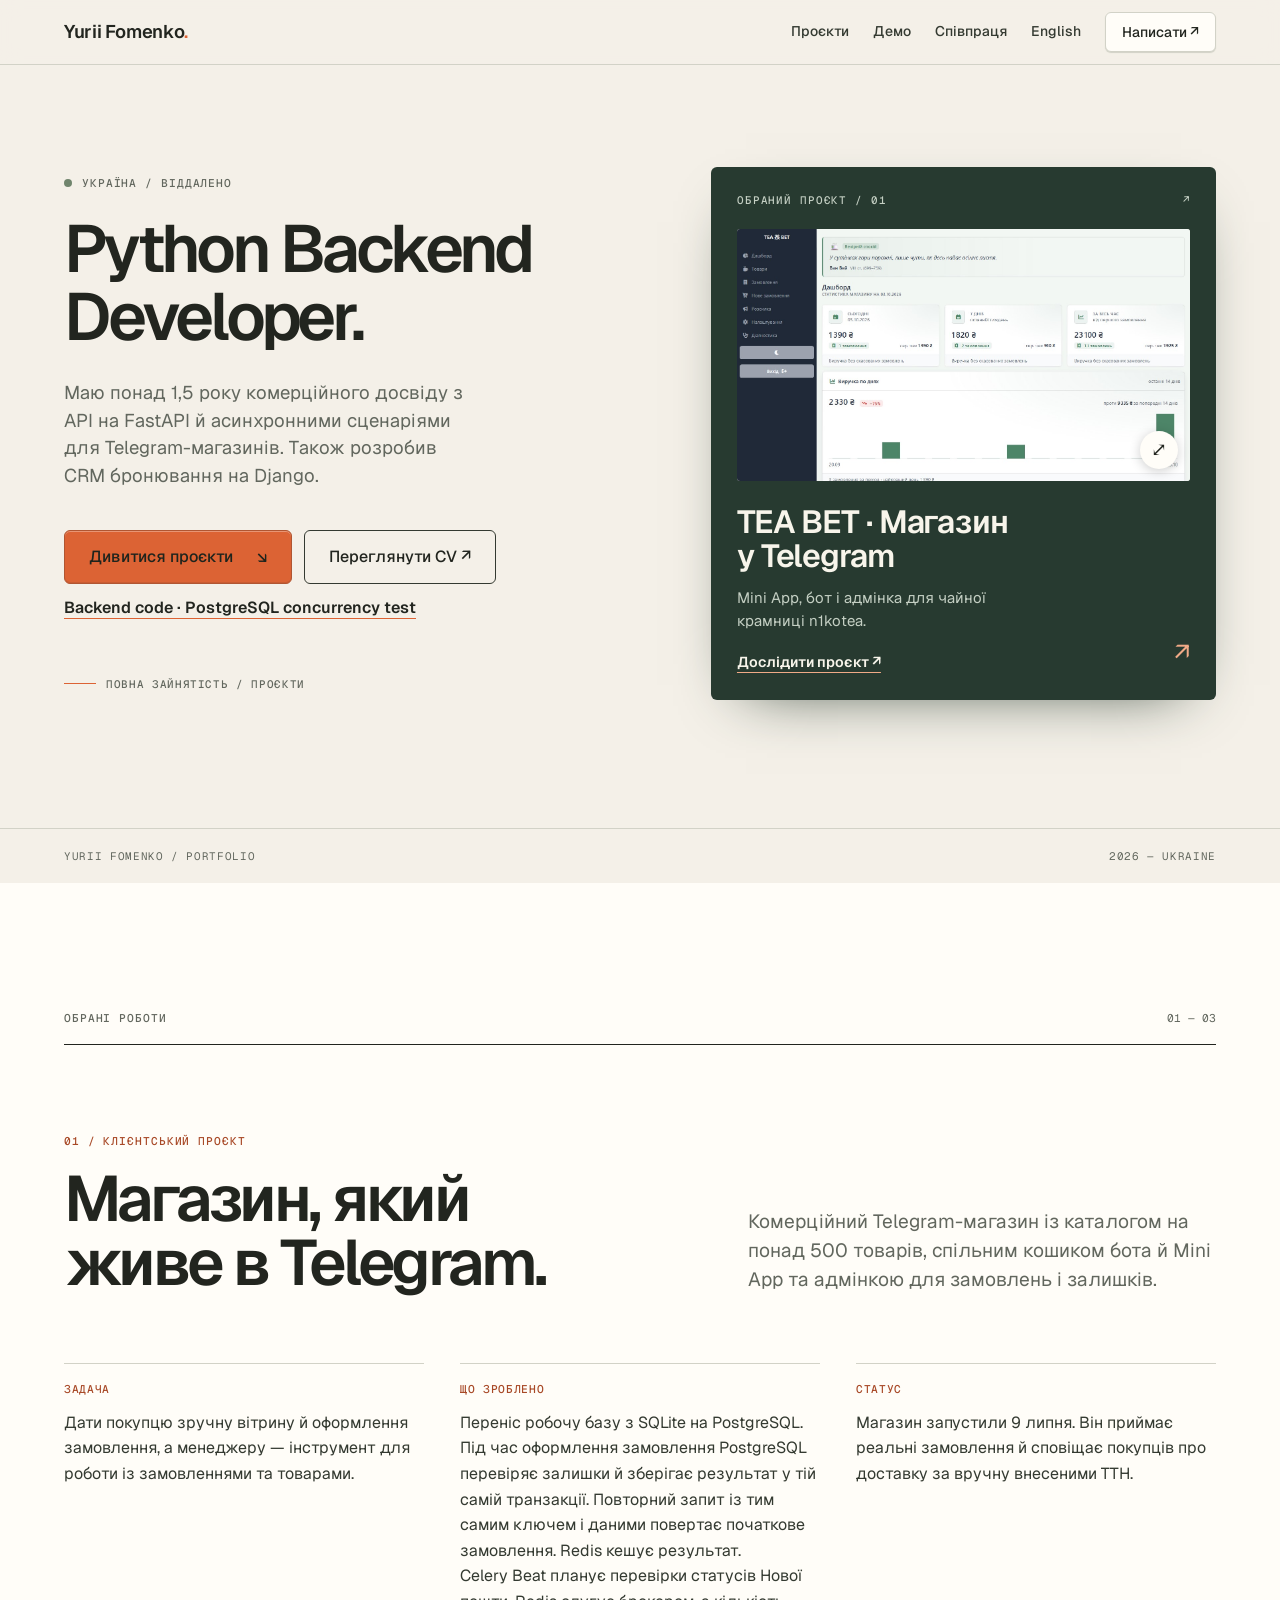
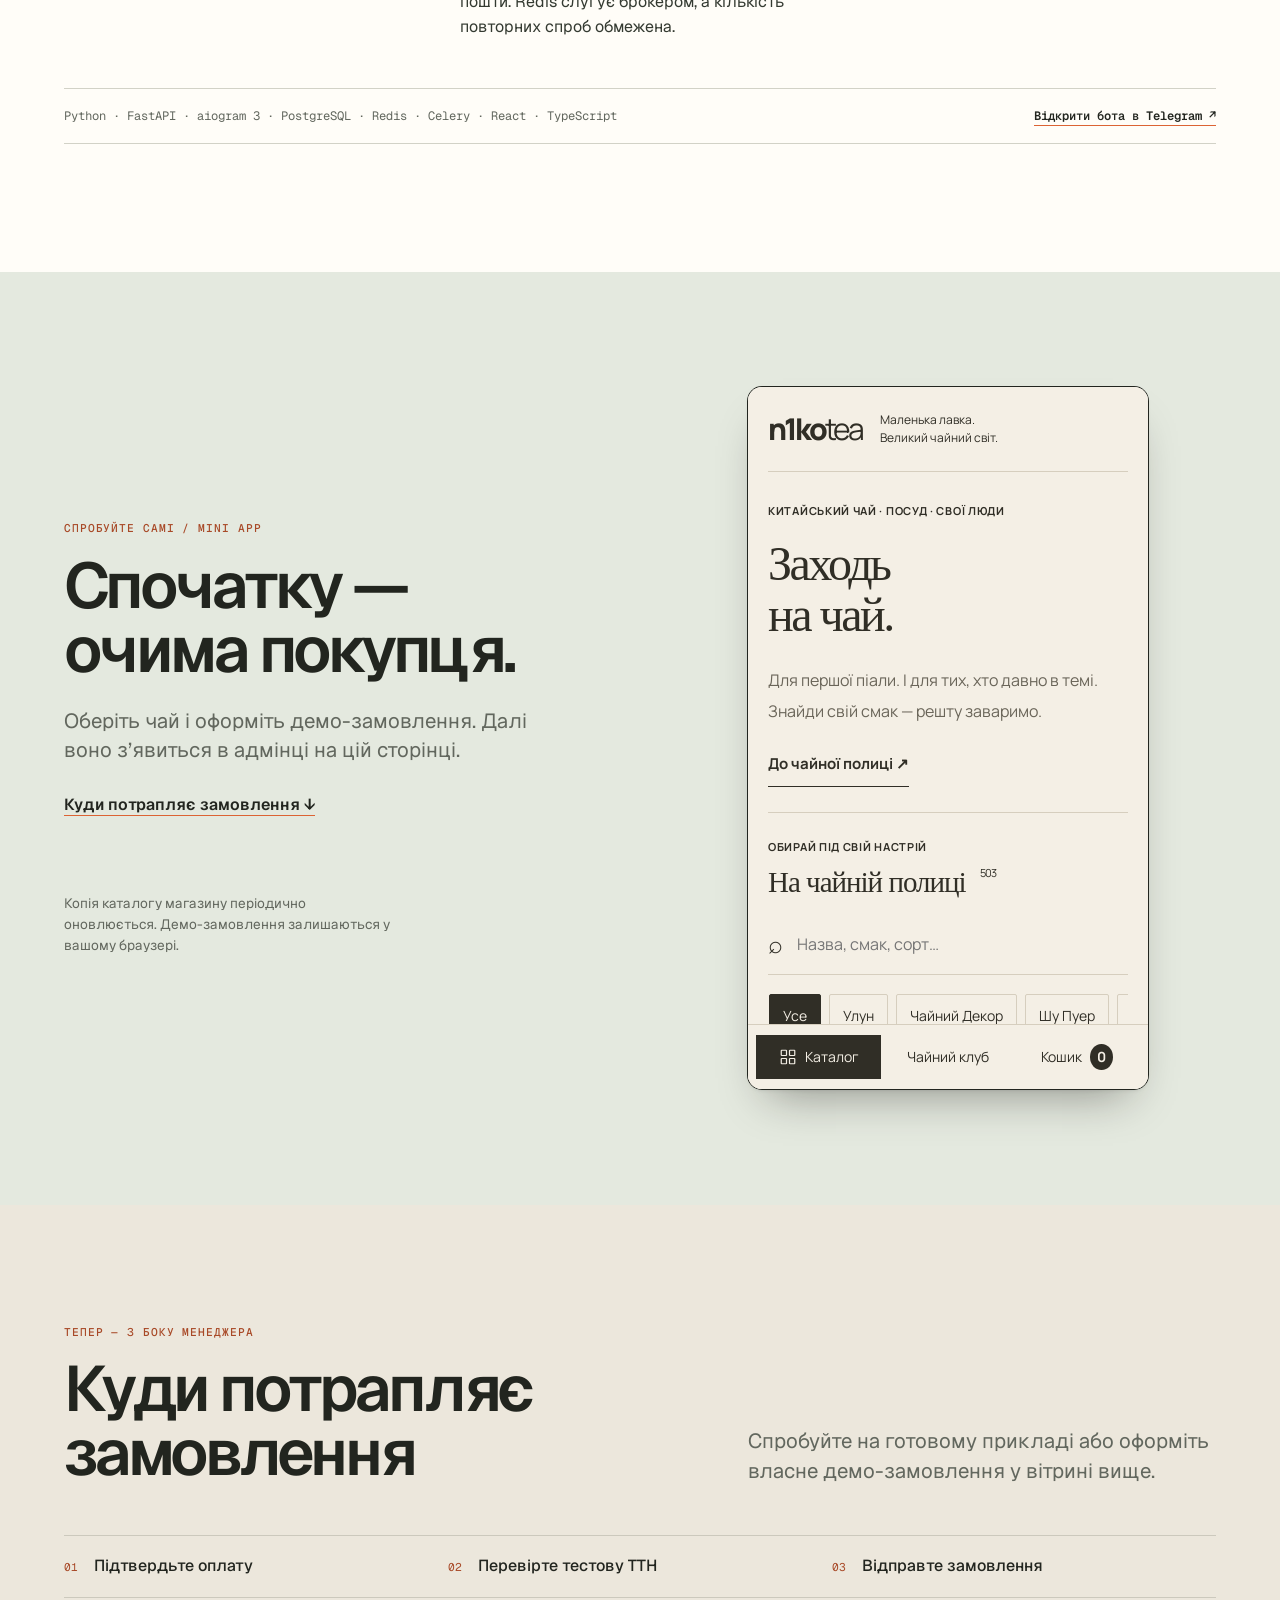
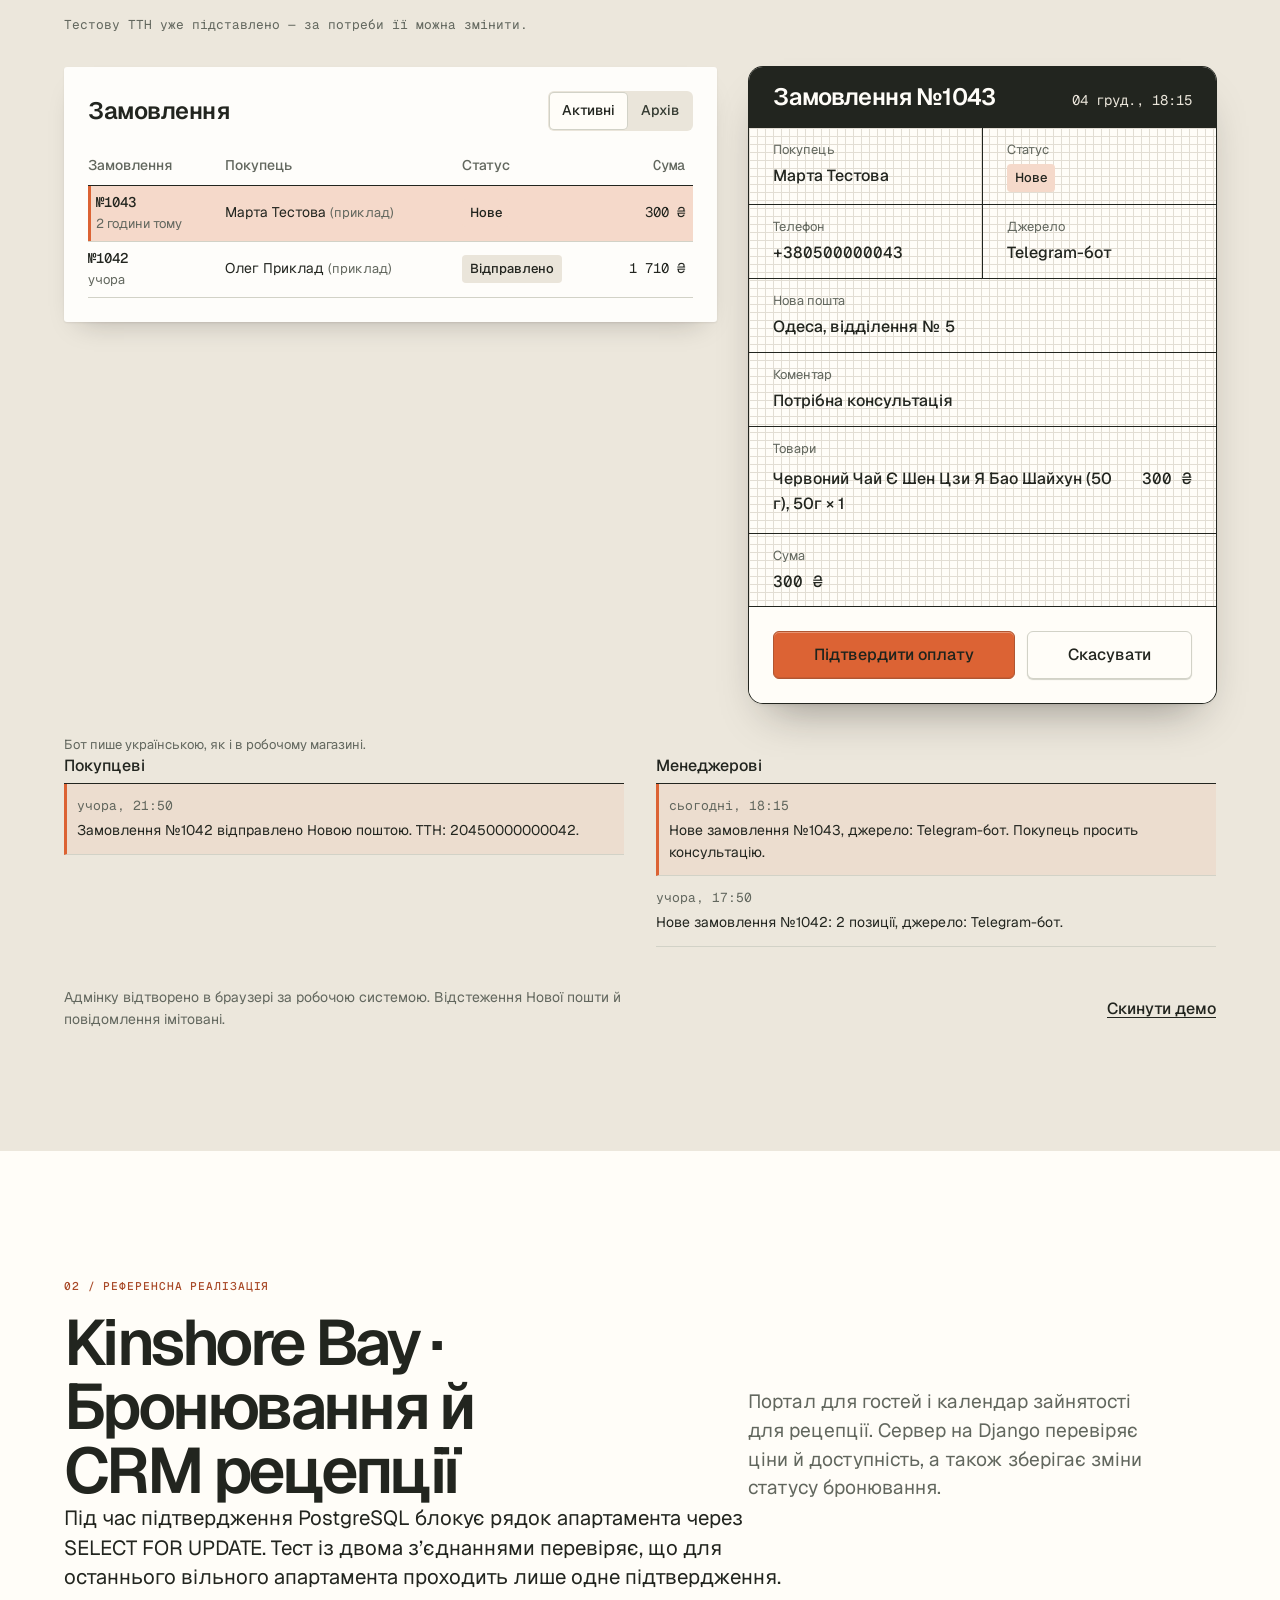
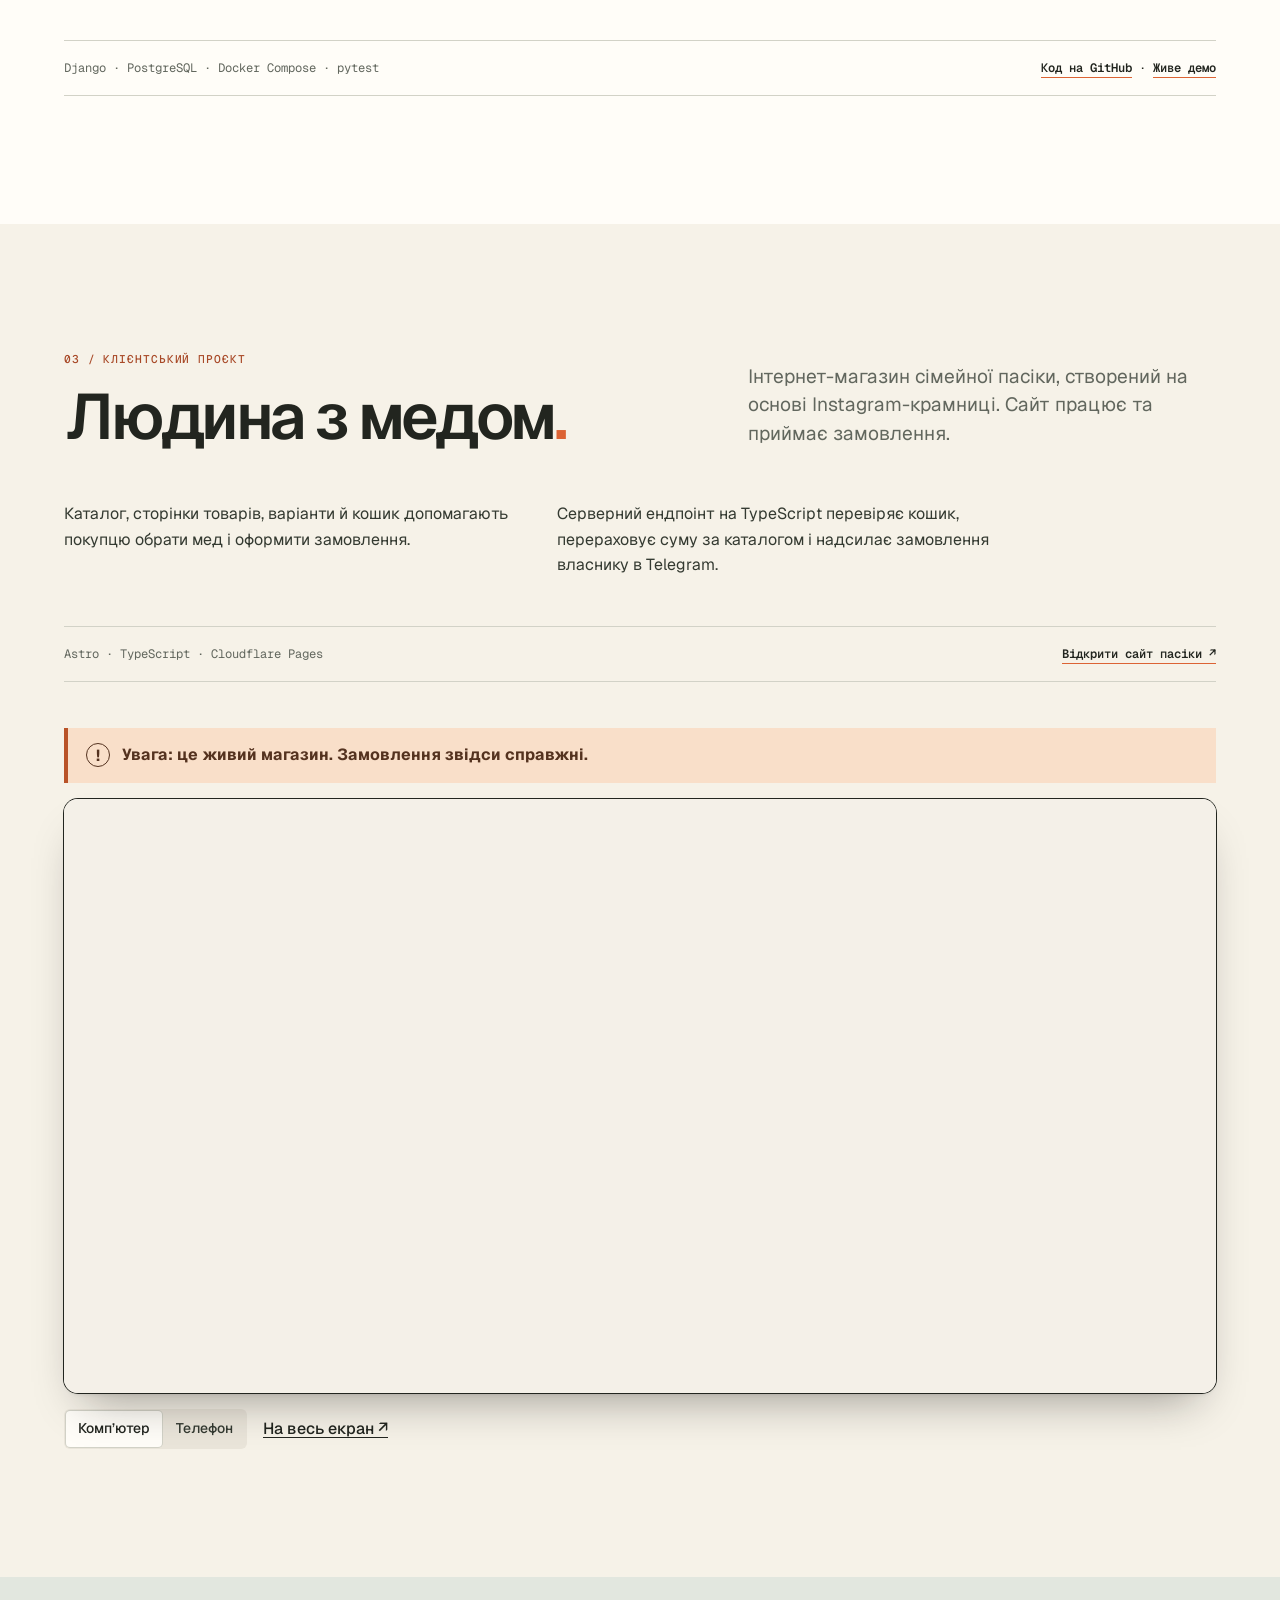
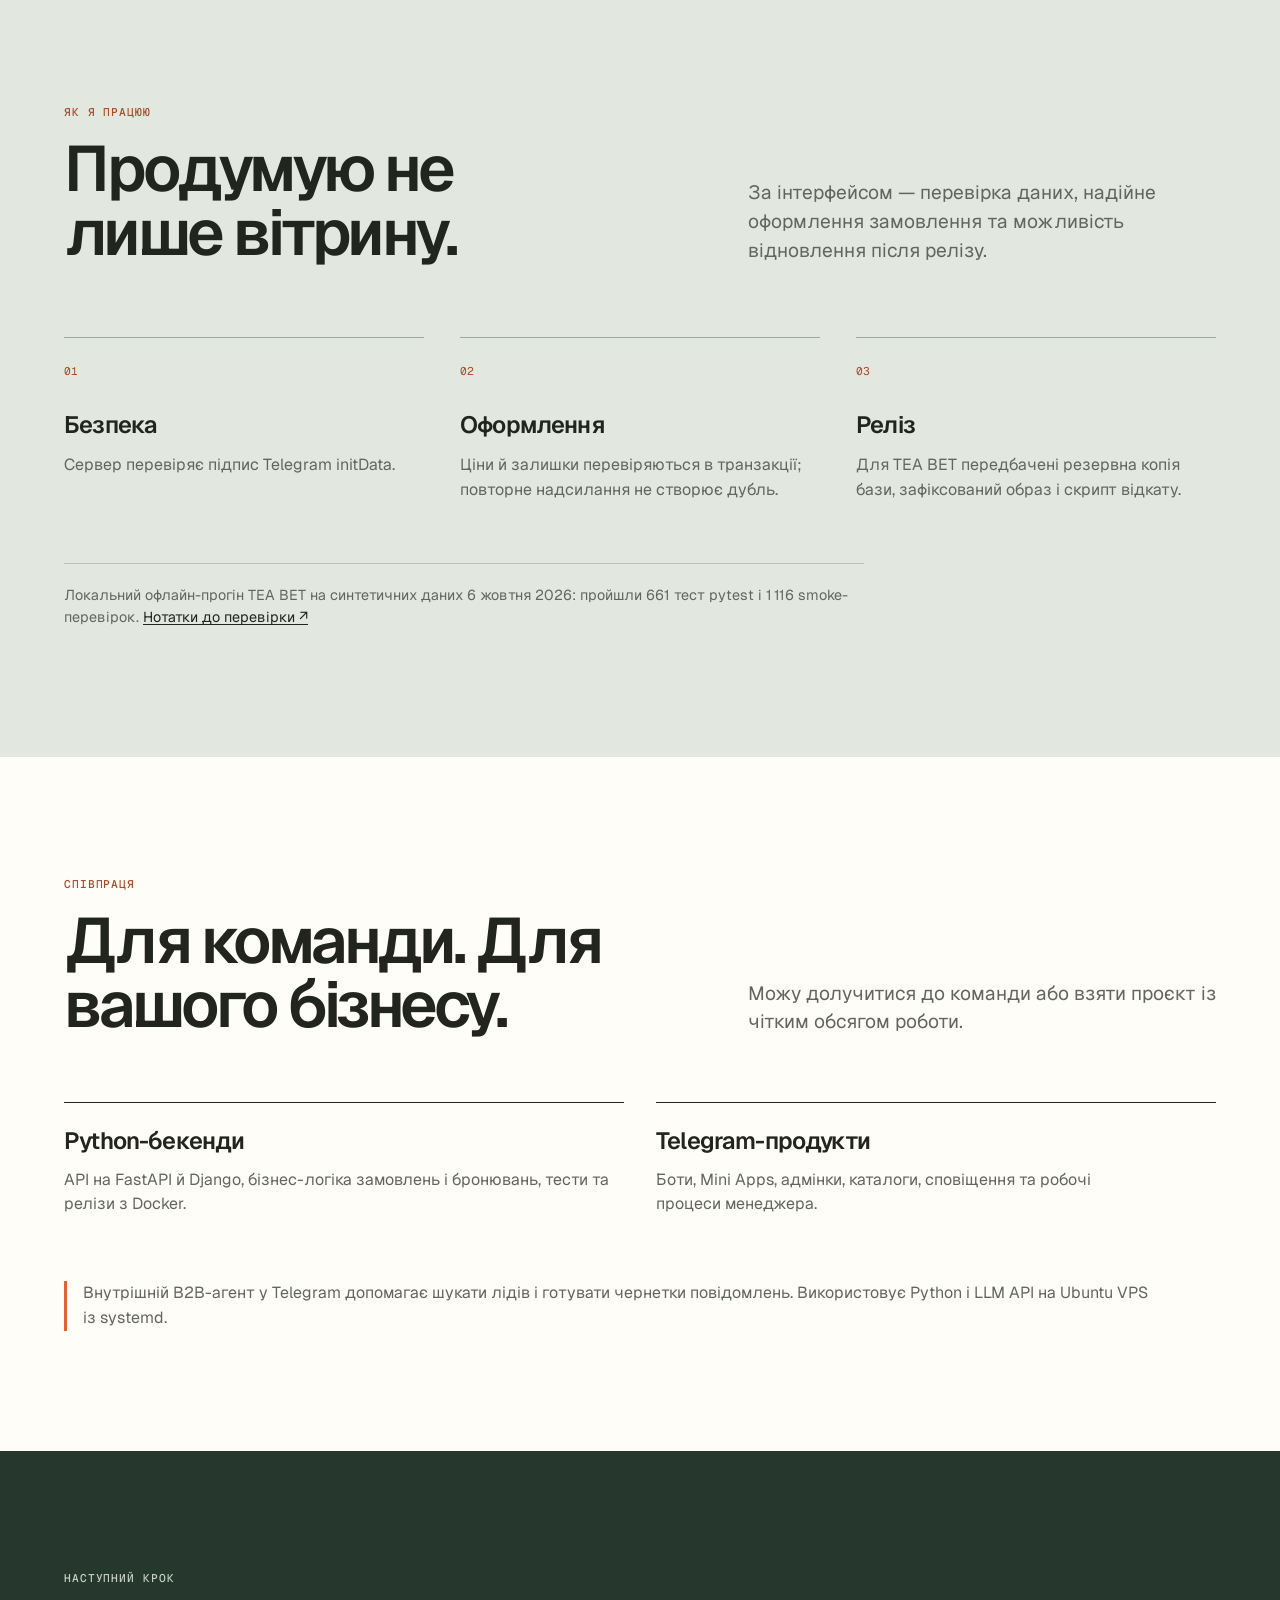
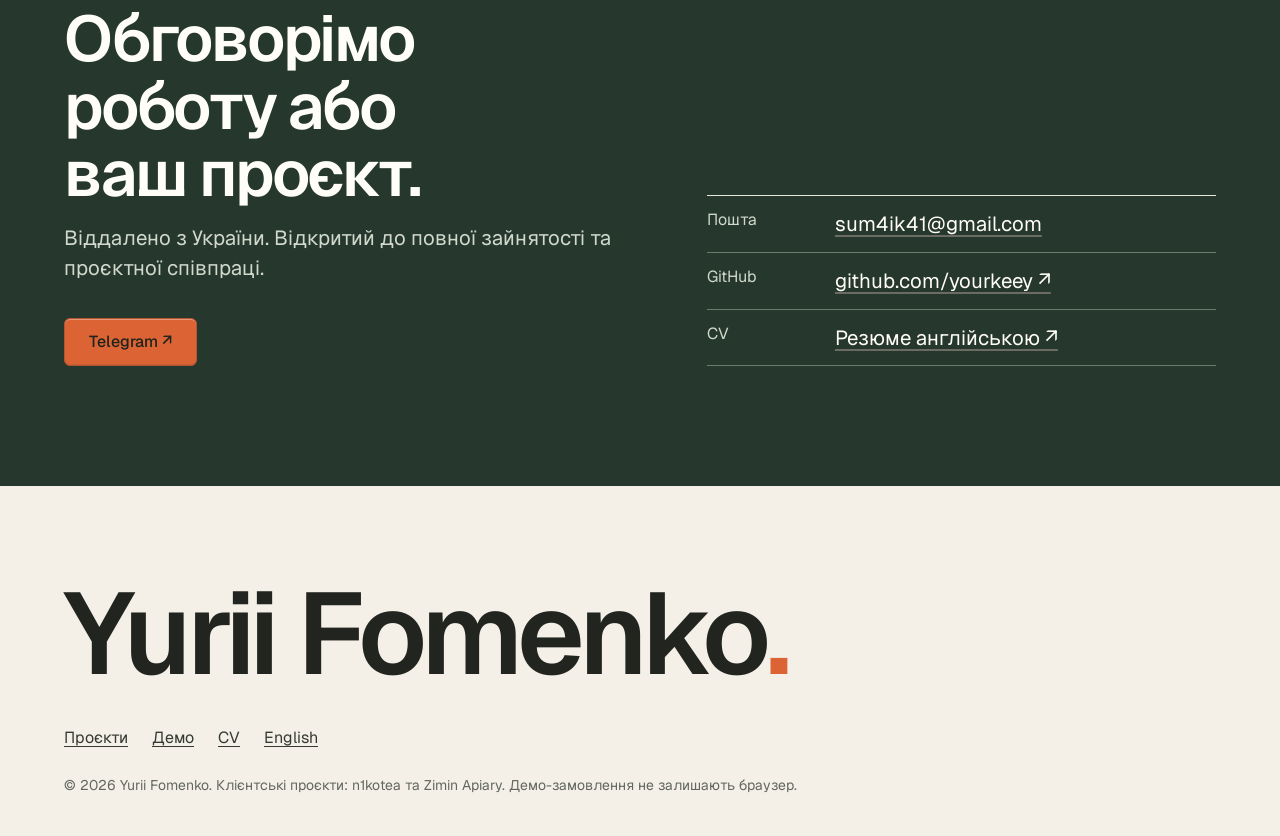
<file: uk/index.html>
<!doctype html><html lang="uk"><head><meta charset="utf-8"><meta name="viewport" content="width=device-width, initial-scale=1"><meta name="description" content="Маю понад 1,5 року комерційного досвіду з API на FastAPI й асинхронними сценаріями для Telegram-магазинів. Також розробив CRM бронювання на Django."><title>Юрій Фоменко — Python Backend Developer</title><link rel="canonical" href="https://yourkeey.github.io/uk/"><link rel="alternate" hreflang="en" href="https://yourkeey.github.io/"><link rel="alternate" hreflang="uk" href="https://yourkeey.github.io/uk/"><link rel="alternate" hreflang="x-default" href="https://yourkeey.github.io/"><meta property="og:title" content="Юрій Фоменко — Python Backend Developer"><meta property="og:description" content="Маю понад 1,5 року комерційного досвіду з API на FastAPI й асинхронними сценаріями для Telegram-магазинів. Також розробив CRM бронювання на Django."><meta property="og:url" content="https://yourkeey.github.io/uk/"><meta property="og:type" content="website"><meta property="og:image" content="https://yourkeey.github.io/assets/projects/tea-demo-1.jpg"><meta name="theme-color" content="#f4f0e8"><link rel="icon" href="../assets/favicon.svg"><link rel="preconnect" href="https://fonts.googleapis.com"><link rel="preconnect" href="https://fonts.gstatic.com" crossorigin><link href="https://fonts.googleapis.com/css2?family=Geist:wght@400;500;600;700&family=Geist+Mono:wght@400;500&display=swap" rel="stylesheet"><link rel="stylesheet" href="../assets/css/site.css"><link rel="stylesheet" href="../assets/css/portfolio-v2.css"><script>document.documentElement.classList.add('js')</script><script type="module" src="../assets/js/site-v2.js"></script></head><body>
  <a class="skip" href="#main">Перейти до вмісту</a><header class="nav"><div class="container nav__inner"><a class="wordmark" href="#top">Yurii Fomenko<span class="mark-dot">.</span></a><nav aria-label="Navigation"><ul class="nav__links"><li><a href="#work">Проєкти</a></li><li><a href="#admin">Демо</a></li><li><a href="#services">Співпраця</a></li><li><a href="../">English</a></li></ul></nav><a class="btn btn--quiet" href="https://t.me/yourkeey">Написати ↗</a></div></header>
  <main id="main"><section class="intro" id="top"><div class="container intro__grid"><div><p class="eyebrow"><span class="status-dot"></span>УКРАЇНА / ВІДДАЛЕНО</p><h1>Python Backend Developer.</h1><p class="intro__lead">Маю понад 1,5 року комерційного досвіду з API на FastAPI й асинхронними сценаріями для Telegram-магазинів. Також розробив CRM бронювання на Django.</p><div class="actions"><a class="btn btn--primary" href="#work">Дивитися проєкти <span aria-hidden="true">↘</span></a><a class="btn btn--outline" href="../cv.html">Переглянути CV ↗</a><a class="text-link" lang="en" href="https://github.com/yourkeey/kinshore-bay/blob/654edf10c7adc81c3e8c01b87304359588b10f87/crm/reception/test_desk.py#L80-L121">Backend code · PostgreSQL concurrency test</a></div><p class="intro__availability"><span></span>ПОВНА ЗАЙНЯТІСТЬ / ПРОЄКТИ</p></div><article class="feature" data-image-viewer><div class="feature__top"><span>ОБРАНИЙ ПРОЄКТ / 01</span><span>↗</span></div><a class="feature__image" href="../assets/projects/tea-demo-1.jpg" aria-label="Відкрити скриншот адмінки на весь екран"><img src="../assets/projects/tea-demo-1.jpg" alt="Скриншот адмінки TEA BET із прикладами даних"><span class="feature__zoom" aria-hidden="true">⤢</span></a><dialog class="image-dialog" aria-label="Скриншот адмінки TEA BET із прикладами даних"><button type="button" class="image-dialog__close" data-image-close>Закрити ✕</button><img src="../assets/projects/tea-demo-1.jpg" alt="Скриншот адмінки TEA BET із прикладами даних"></dialog><div class="feature__bottom"><div><h2>TEA BET · Магазин у Telegram</h2><p>Mini App, бот і адмінка для чайної крамниці n1kotea.</p><a class="feature__link" href="#tea-project">Дослідити проєкт ↗</a></div><span class="feature__arrow" aria-hidden="true">↗</span></div></article></div><div class="container intro__bottom"><span>YURII FOMENKO / PORTFOLIO</span><span>2026 — UKRAINE</span></div></section>
  <section class="project-intro" id="work"><div class="container"><div class="section-heading"><p class="eyebrow">ОБРАНІ РОБОТИ</p><span>01 — 03</span></div><div id="tea-project" class="case-heading"><div><p class="eyebrow accent">01 / КЛІЄНТСЬКИЙ ПРОЄКТ</p><h2>Магазин, який живе в Telegram.</h2></div><p class="case-heading__lead">Комерційний Telegram-магазин із каталогом на понад 500 товарів, спільним кошиком бота й Mini App та адмінкою для замовлень і залишків.</p></div><div class="case-details"><div><h3>ЗАДАЧА</h3><p>Дати покупцю зручну вітрину й оформлення замовлення, а менеджеру — інструмент для роботи із замовленнями та товарами.</p></div><div><h3>ЩО ЗРОБЛЕНО</h3><p>Переніс робочу базу з SQLite на PostgreSQL. Під час оформлення замовлення PostgreSQL перевіряє залишки й зберігає результат у тій самій транзакції. Повторний запит із тим самим ключем і даними повертає початкове замовлення. Redis кешує результат.</p><p>Celery Beat планує перевірки статусів Нової пошти. Redis слугує брокером, а кількість повторних спроб обмежена.</p></div><div><h3>СТАТУС</h3><p>Магазин запустили 9 липня. Він приймає реальні замовлення й сповіщає покупців про доставку за вручну внесеними ТТН.</p></div></div><div class="case-meta"><span>Python · FastAPI · aiogram 3 · PostgreSQL · Redis · Celery · React · TypeScript</span><a href="https://t.me/TEA_BET_BOT">Відкрити бота в Telegram ↗</a></div></div></section>
  <section class="hero demo-store" id="store"><div class="container store-grid"><div class="store-copy"><p class="eyebrow accent">СПРОБУЙТЕ САМІ / MINI APP</p><h2>Спочатку — очима покупця.</h2><p class="lead">Оберіть чай і оформіть демо-замовлення. Далі воно з’явиться в адмінці на цій сторінці.</p><a class="text-link" href="#admin">Куди потрапляє замовлення ↓</a><p class="demo-caption">Копія каталогу магазину періодично оновлюється. Демо-замовлення залишаються у вашому браузері.</p></div><figure class="hero__app"><div class="app-frame"><iframe src="../demo/miniapp/" title="Демо Mini App магазину n1kotea" loading="lazy"></iframe></div><figcaption>Копія каталогу магазину періодично оновлюється. Демо-замовлення залишаються у вашому браузері.</figcaption></figure></div></section>
  <section class="admin" id="admin"><div class="container"><div class="admin-heading"><div><p class="eyebrow accent">ТЕПЕР — З БОКУ МЕНЕДЖЕРА</p><h2>Куди потрапляє замовлення</h2></div><p class="lead">Спробуйте на готовому прикладі або оформіть власне демо-замовлення у вітрині вище.</p></div><ol class="demo-steps"><li><span>01</span>Підтвердьте оплату</li><li><span>02</span>Перевірте тестову ТТН</li><li><span>03</span>Відправте замовлення</li></ol><p class="example">Тестову ТТН уже підставлено — за потреби її можна змінити.</p><div class="crm" data-crm data-seed="../demo/miniapp/seed.json"><p>Спробуйте на готовому прикладі або оформіть власне демо-замовлення у вітрині вище.</p></div><div class="admin__foot"><p>Адмінку відтворено в браузері за робочою системою. Відстеження Нової пошти й повідомлення імітовані.</p><button class="btn btn--text" type="button" data-reset>Скинути демо</button></div></div></section>
  <section class="project-intro" id="kinshore-project"><div class="container"><div class="case-heading"><div><p class="eyebrow accent">02 / РЕФЕРЕНСНА РЕАЛІЗАЦІЯ</p><h2>Kinshore Bay · Бронювання й CRM рецепції</h2></div><p class="case-heading__lead">Портал для гостей і календар зайнятості для рецепції. Сервер на Django перевіряє ціни й доступність, а також зберігає зміни статусу бронювання.</p></div><p class="lead">Під час підтвердження PostgreSQL блокує рядок апартамента через SELECT FOR UPDATE. Тест із двома з’єднаннями перевіряє, що для останнього вільного апартамента проходить лише одне підтвердження.</p><div class="case-meta"><span>Django · PostgreSQL · Docker Compose · pytest</span><div><a href="https://github.com/yourkeey/kinshore-bay">Код на GitHub</a> · <a href="https://kinshore-bay.scalo.biz/">Живе демо</a></div></div></div></section>
  <section class="honey" id="honey-project"><div class="container"><div class="case-heading"><div><p class="eyebrow accent">03 / КЛІЄНТСЬКИЙ ПРОЄКТ</p><h2>Людина з медом<span class="honey-mark">.</span></h2></div><p class="case-heading__lead">Інтернет-магазин сімейної пасіки, створений на основі Instagram-крамниці. Сайт працює та приймає замовлення.</p></div><div class="honey__details"><p>Каталог, сторінки товарів, варіанти й кошик допомагають покупцю обрати мед і оформити замовлення.</p><p>Серверний ендпоінт на TypeScript перевіряє кошик, перераховує суму за каталогом і надсилає замовлення власнику в Telegram.</p></div><div class="case-meta"><span>Astro · TypeScript · Cloudflare Pages</span><a href="https://zimin-apiary.com.ua/">Відкрити сайт пасіки ↗</a></div><figure class="work-item__shot work-item__live honey__live" data-live><div class="live-warning"><span aria-hidden="true">!</span><strong>Увага: це живий магазин. Замовлення звідси справжні.</strong></div><div class="live-frame" data-view="desktop"><iframe src="https://zimin-apiary.com.ua/" title="Живий інтернет-магазин пасіки Зіміних" loading="lazy" referrerpolicy="no-referrer"></iframe></div><figcaption><div class="seg" role="group" aria-label="Розмір екрана"><button type="button" data-view="desktop" aria-pressed="true">Комп’ютер</button><button type="button" data-view="phone" aria-pressed="false">Телефон</button></div><button class="btn btn--text" type="button" data-live-open>На весь екран ↗</button></figcaption><dialog class="live-dialog" aria-label="Живий інтернет-магазин пасіки Зіміних"><div class="live-dialog__bar"><strong>Увага: це живий магазин. Замовлення звідси справжні.</strong><button class="btn btn--text" type="button" data-live-close>Закрити ✕</button></div><iframe title="Живий інтернет-магазин пасіки Зіміних" data-src="https://zimin-apiary.com.ua/" referrerpolicy="no-referrer"></iframe></dialog></figure></div></section>
  <section class="quality" id="checks"><div class="container"><div class="case-heading"><div><p class="eyebrow accent">ЯК Я ПРАЦЮЮ</p><h2>Продумую не лише вітрину.</h2></div><p class="case-heading__lead">За інтерфейсом — перевірка даних, надійне оформлення замовлення та можливість відновлення після релізу.</p></div><div class="quality__grid"><article><span>01</span><h3>Безпека</h3><p>Сервер перевіряє підпис Telegram initData.</p></article><article><span>02</span><h3>Оформлення</h3><p>Ціни й залишки перевіряються в транзакції; повторне надсилання не створює дубль.</p></article><article><span>03</span><h3>Реліз</h3><p>Для TEA BET передбачені резервна копія бази, зафіксований образ і скрипт відкату.</p></article></div><p class="quality__note">Локальний офлайн-прогін TEA BET на синтетичних даних 6 жовтня 2026: пройшли 661 тест pytest і 1 116 smoke-перевірок. <a href="../verification.html">Нотатки до перевірки ↗</a></p></div></section>
  <section class="services" id="services"><div class="container"><div class="case-heading"><div><p class="eyebrow accent">СПІВПРАЦЯ</p><h2>Для команди. Для вашого бізнесу.</h2></div><p class="case-heading__lead">Можу долучитися до команди або взяти проєкт із чітким обсягом роботи.</p></div><ul class="services__grid"><li><h3>Python-бекенди</h3><p>API на FastAPI й Django, бізнес-логіка замовлень і бронювань, тести та релізи з Docker.</p></li><li><h3>Telegram-продукти</h3><p>Боти, Mini Apps, адмінки, каталоги, сповіщення та робочі процеси менеджера.</p></li></ul><p class="services__note">Внутрішній B2B-агент у Telegram допомагає шукати лідів і готувати чернетки повідомлень. Використовує Python і LLM API на Ubuntu VPS із systemd.</p></div></section>
  <section class="contact" id="contact"><div class="container contact__grid"><div><p class="eyebrow contact__eyebrow">НАСТУПНИЙ КРОК</p><h2>Обговорімо роботу або ваш проєкт.</h2><p class="lead">Віддалено з України. Відкритий до повної зайнятості та проєктної співпраці.</p><a class="contact__button btn btn--primary" href="https://t.me/yourkeey">Telegram ↗</a></div><dl class="contacts"><div><dt>Пошта</dt><dd><a href="mailto:sum4ik41@gmail.com">sum4ik41@gmail.com</a></dd></div><div><dt>GitHub</dt><dd><a href="https://github.com/yourkeey">github.com/yourkeey ↗</a></dd></div><div><dt>CV</dt><dd><a href="../cv.html">Резюме англійською ↗</a></dd></div></dl></div></section></main>
  <footer class="footer"><div class="container"><p class="footer__mast">Yurii Fomenko<span class="mark-dot">.</span></p><ul class="footer__links"><li><a href="#work">Проєкти</a></li><li><a href="#admin">Демо</a></li><li><a href="../cv.html">CV</a></li><li><a href="../">English</a></li></ul><p class="footer__legal">© 2026 Yurii Fomenko. Клієнтські проєкти: n1kotea та Zimin Apiary. Демо-замовлення не залишають браузер.</p></div></footer><div class="toast" role="status" hidden data-toast="Замовлення №{id} уже в адмінці" data-toast-link="Відкрити"></div></body></html>
</file>
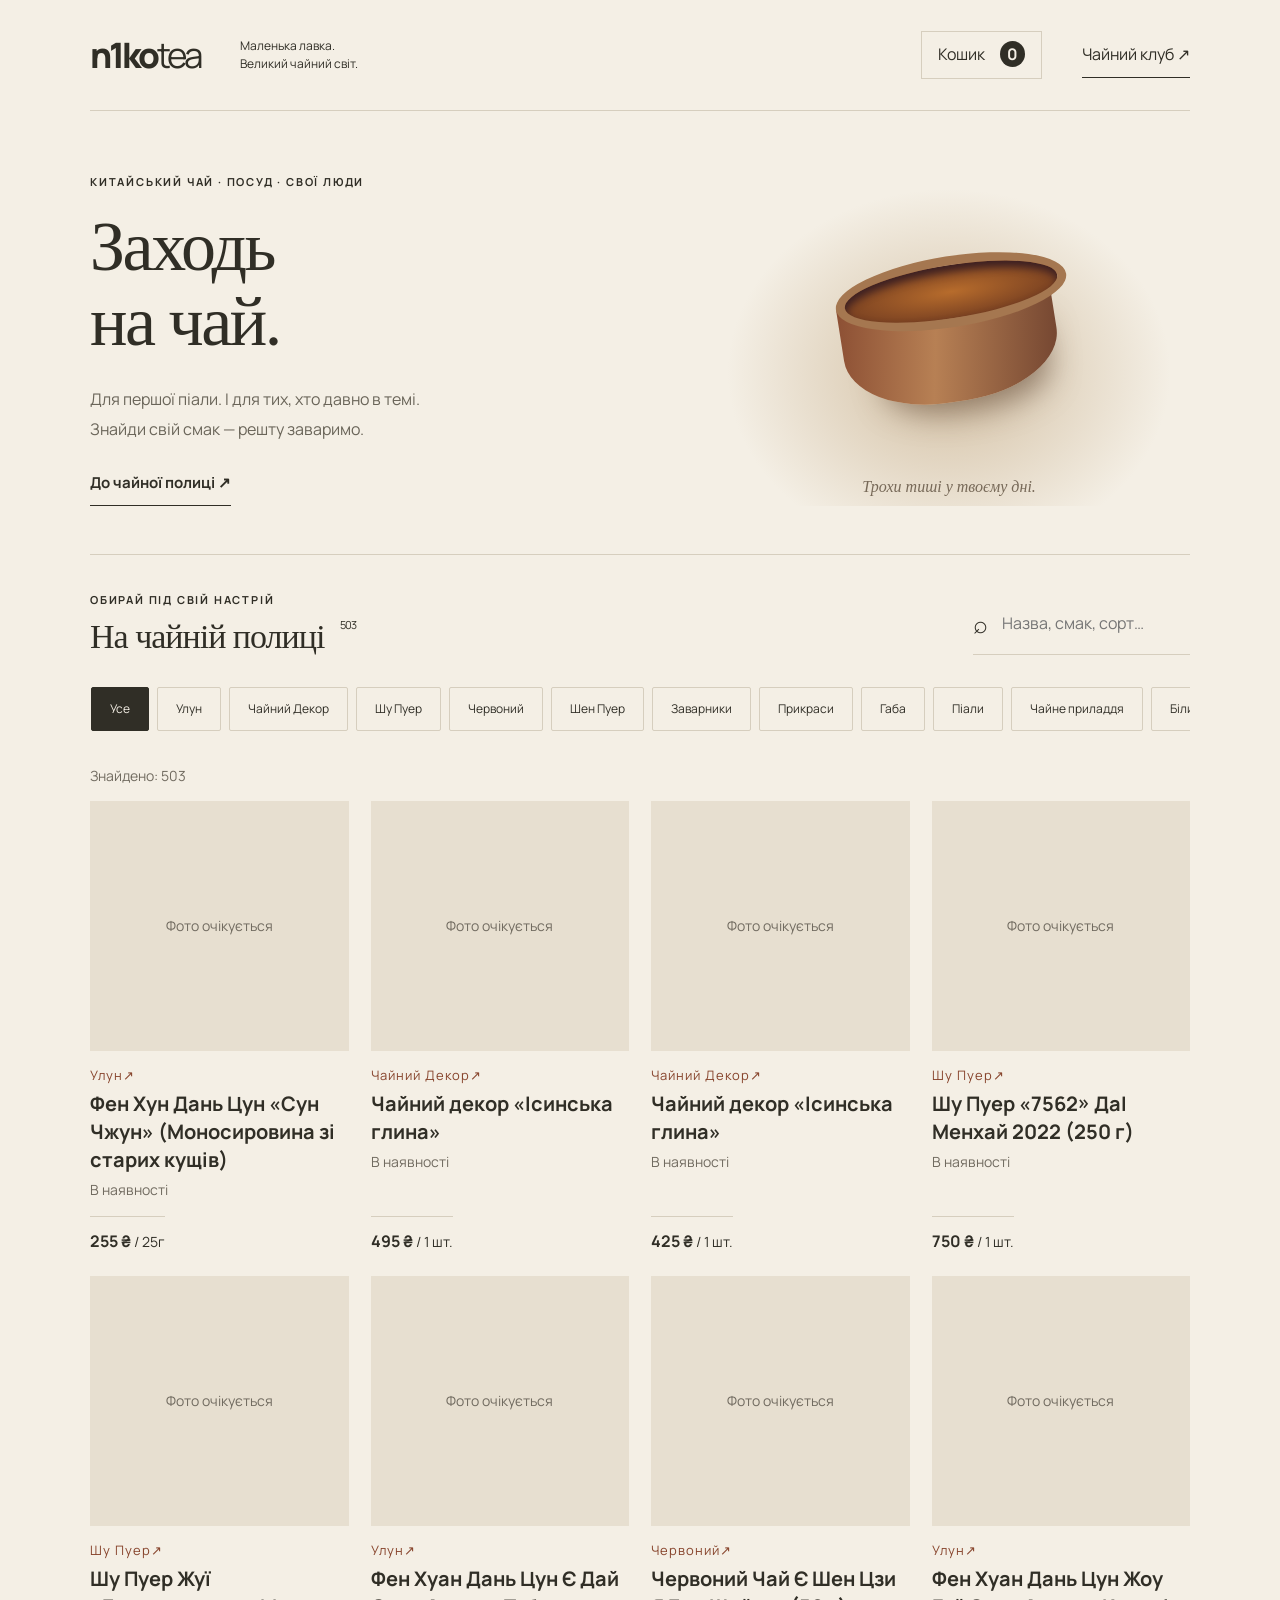
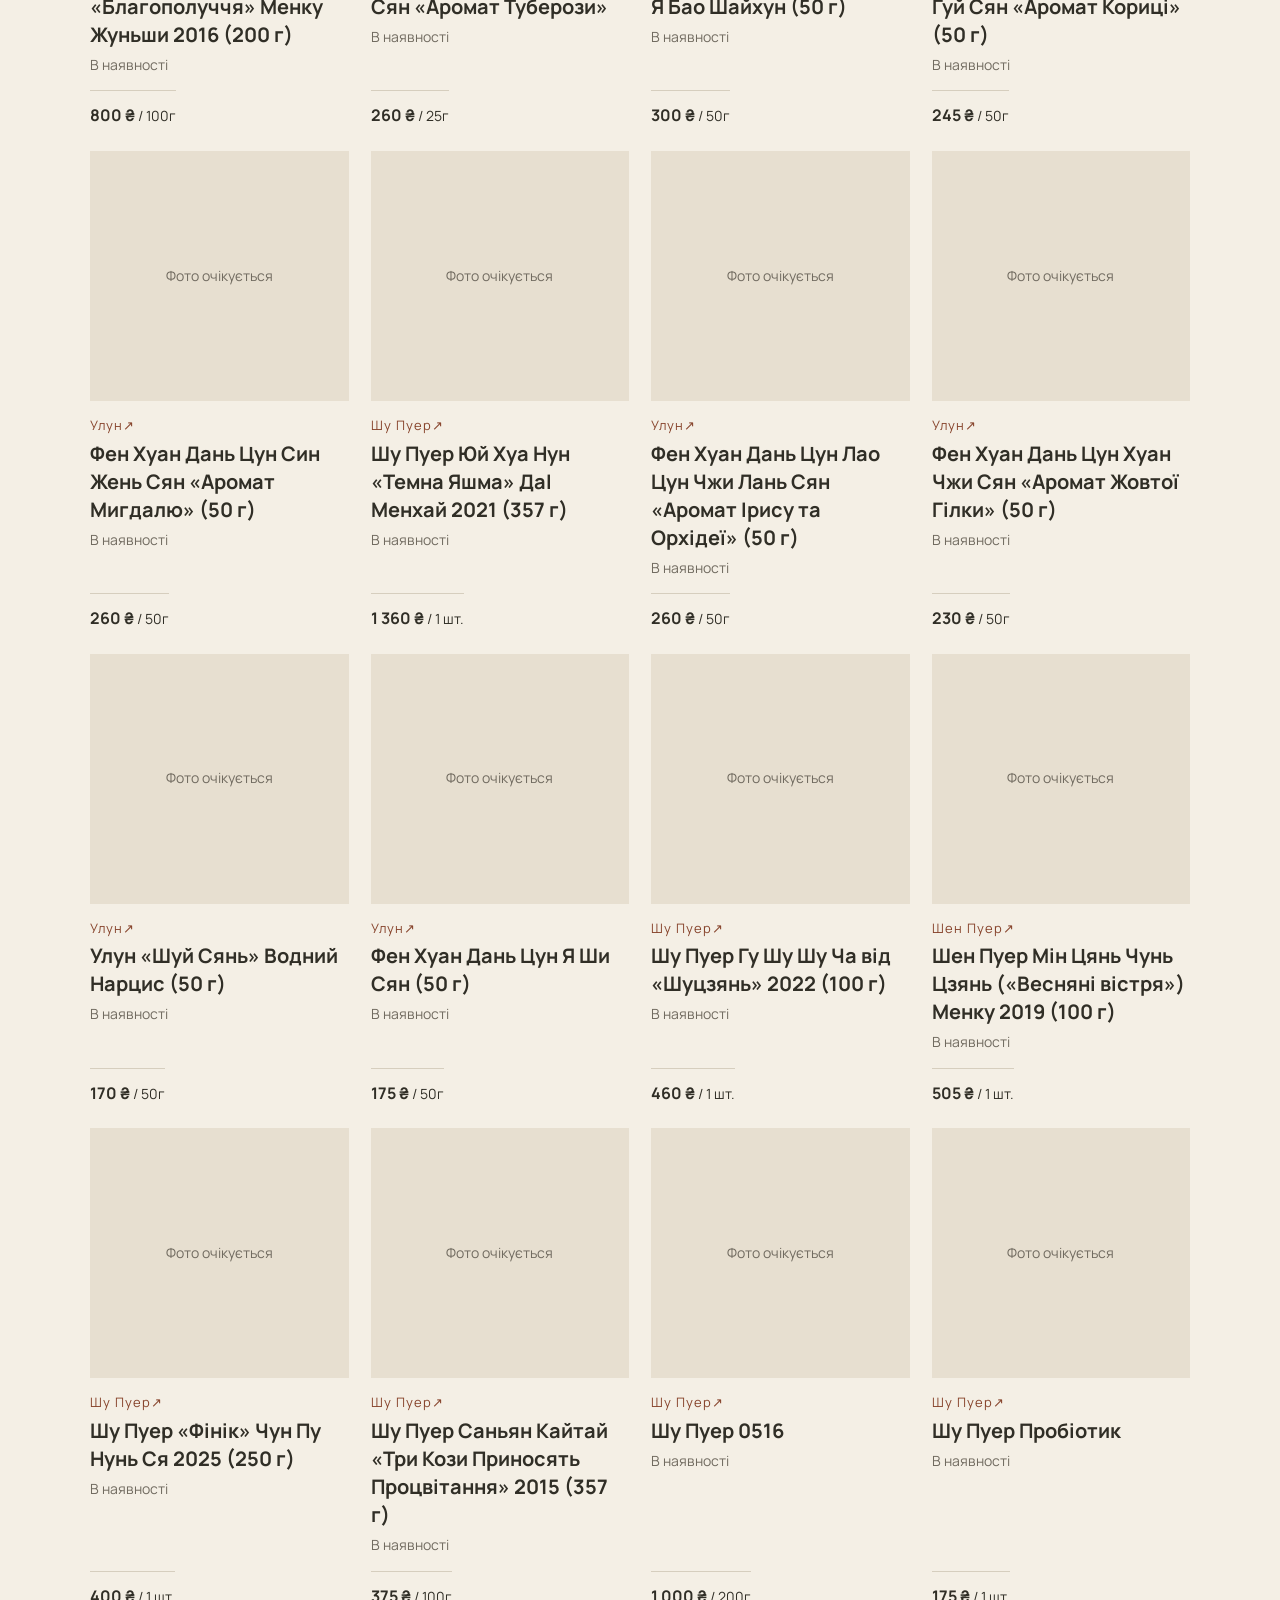
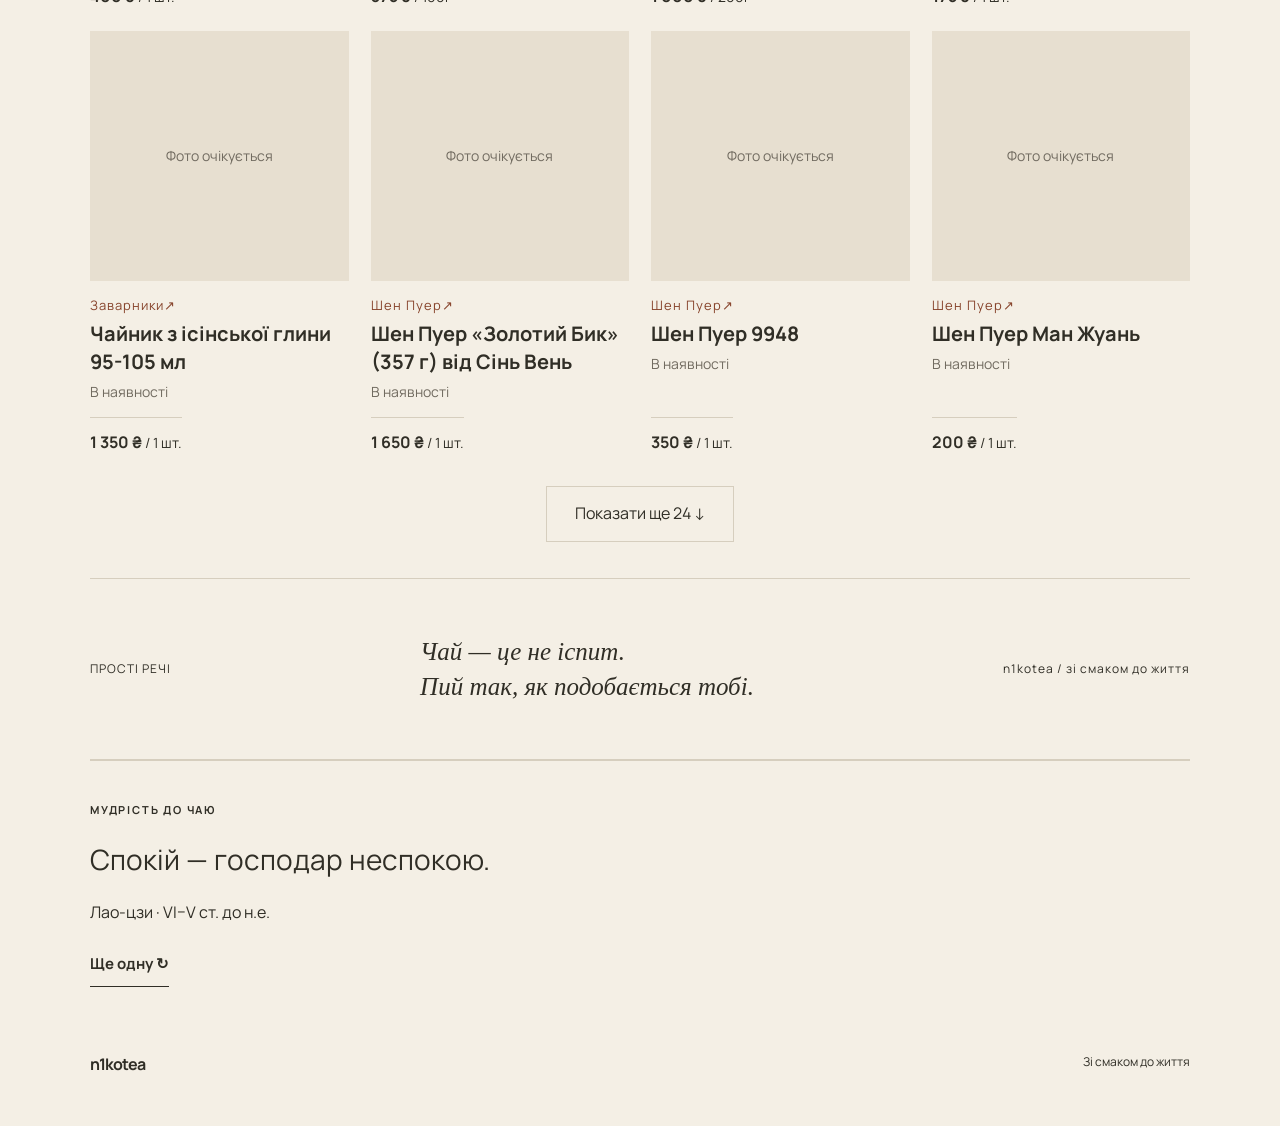
<file: demo/miniapp/index.html>
<!doctype html>
<html lang="uk">
  <head>
    <meta charset="UTF-8" />
    <meta name="viewport" content="width=device-width, initial-scale=1" />
    <meta name="robots" content="noindex" />
    <meta name="theme-color" content="#f4efe5" />
    <title>n1kotea — демо Mini App</title>
    <style>
      /* Замість системної кнопки Telegram «Назад»: смуга згори, що зсуває контент, а не перекриває його. */
      #back {
        position: sticky;
        top: 0;
        z-index: 1000;
        display: block;
        width: 100%;
        min-height: 44px;
        padding: 0 16px;
        border: 0;
        border-bottom: 1px solid #ddd3c2;
        background: #f4efe5f2;
        backdrop-filter: blur(8px);
        color: #2b2620;
        font: 500 15px/1 system-ui, sans-serif;
        text-align: left;
        cursor: pointer;
      }
      #back[hidden] { display: none; }
      #back:focus-visible { outline: 2px solid #e2622b; outline-offset: -2px; }
    </style>
    <script type="module" crossorigin src="./assets/index-CgJfOTiP.js"></script>
    <link rel="modulepreload" crossorigin href="./assets/index-LtRnxr_f.js">
  </head>
  <body>
    <button id="back" type="button" hidden>‹ Назад</button>
    <div id="root"></div>
  </body>
</html>
</file>
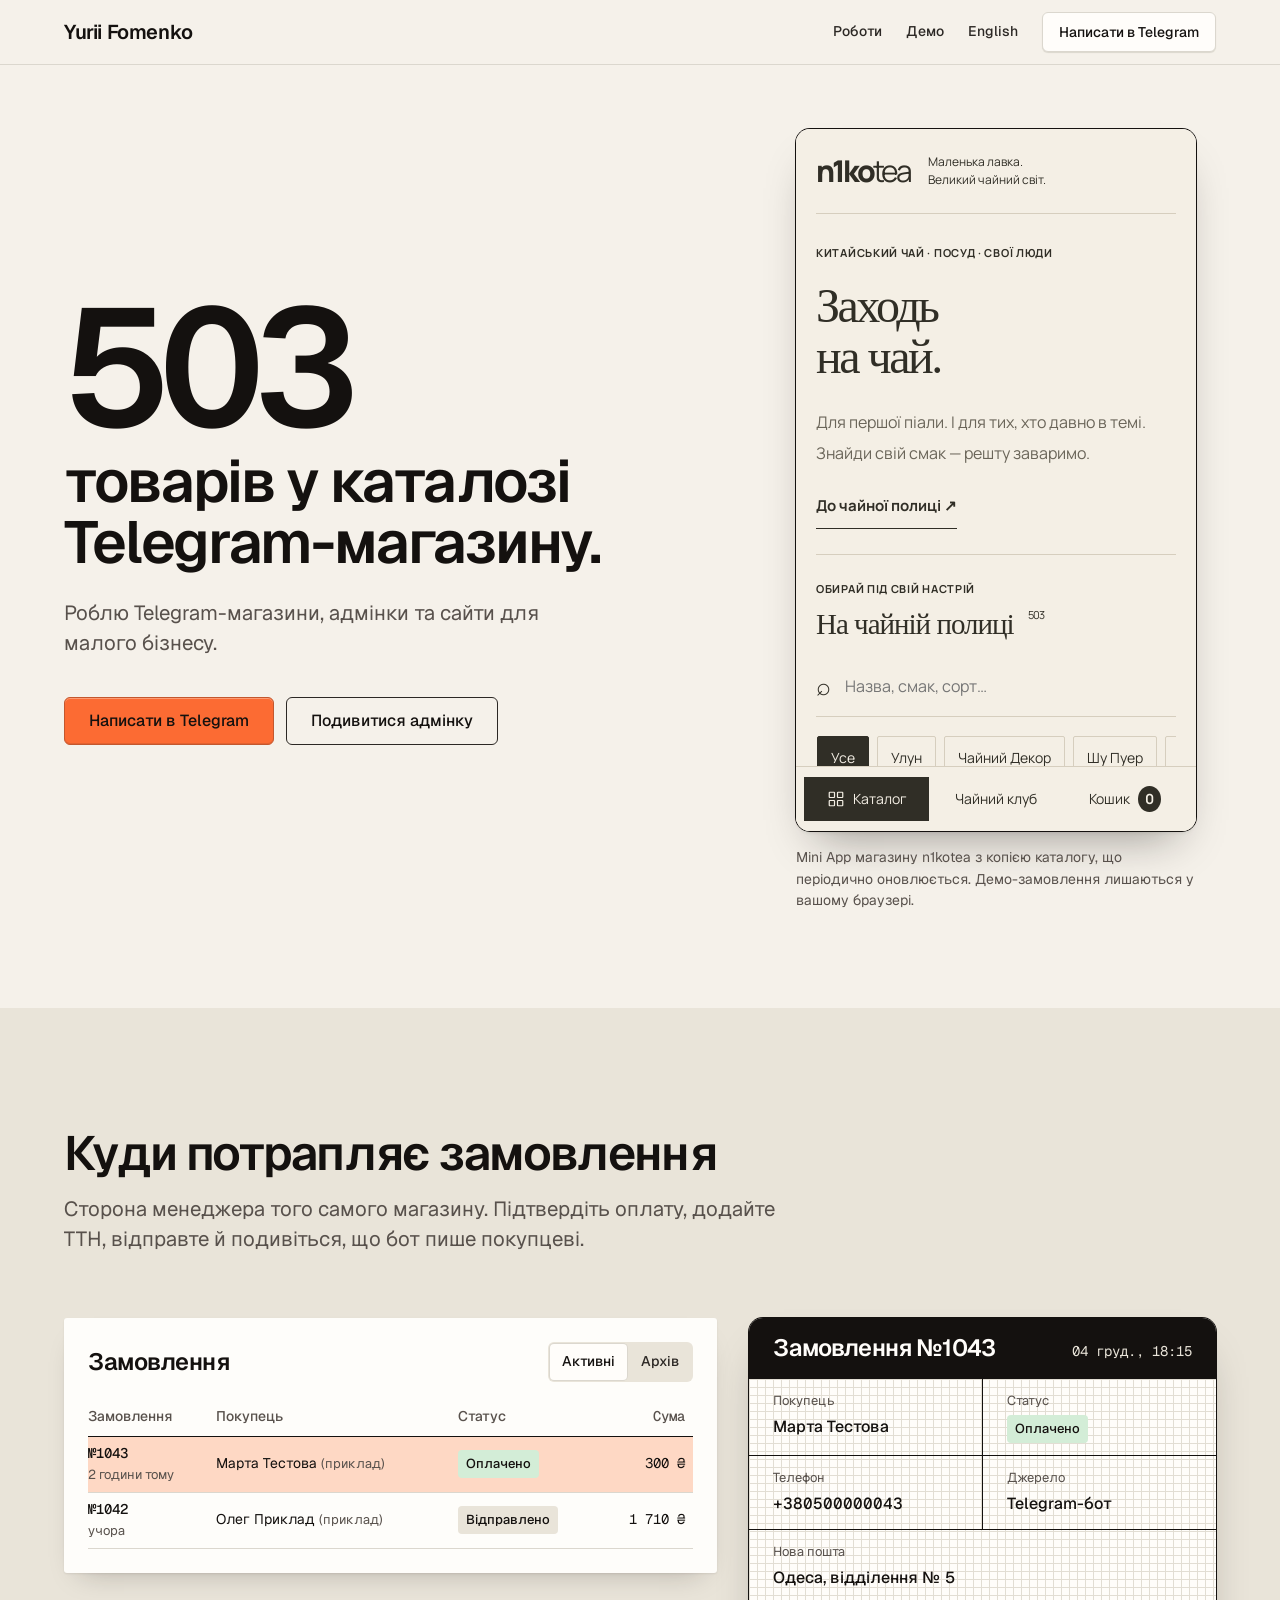
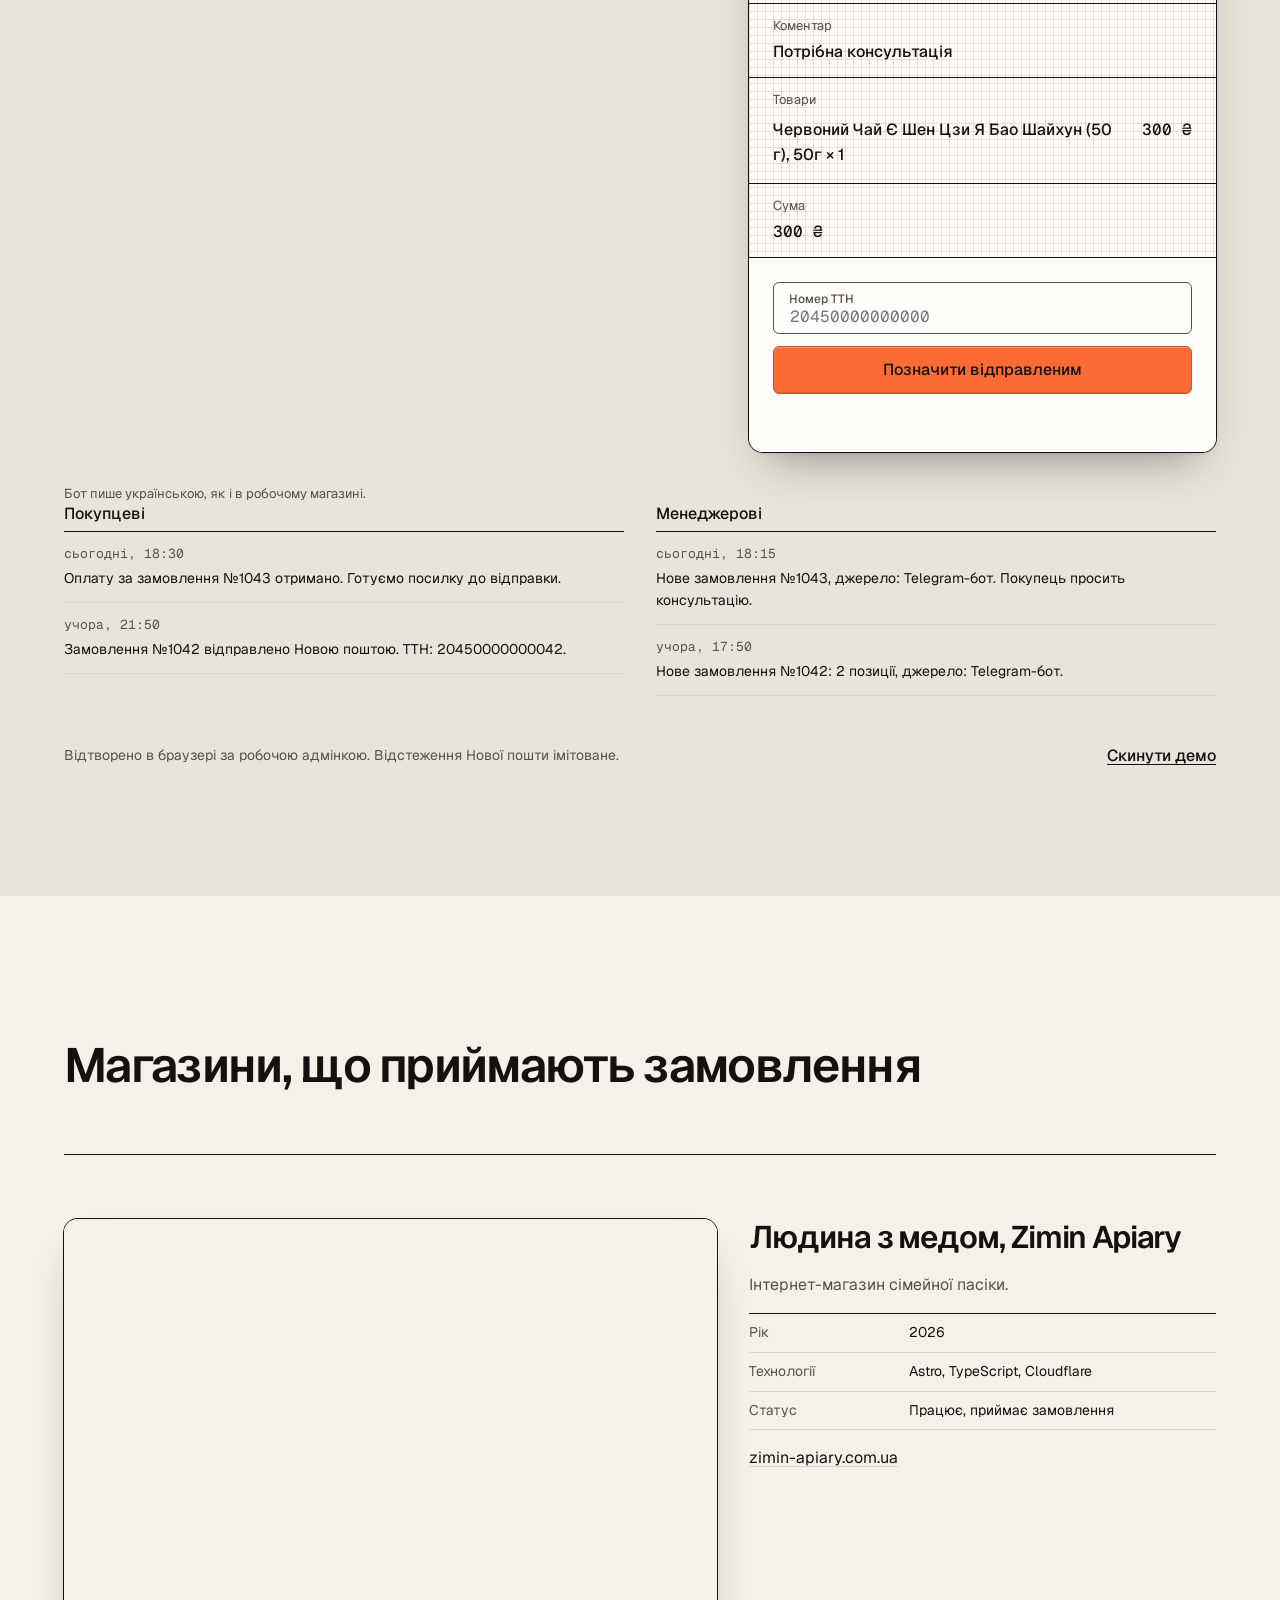
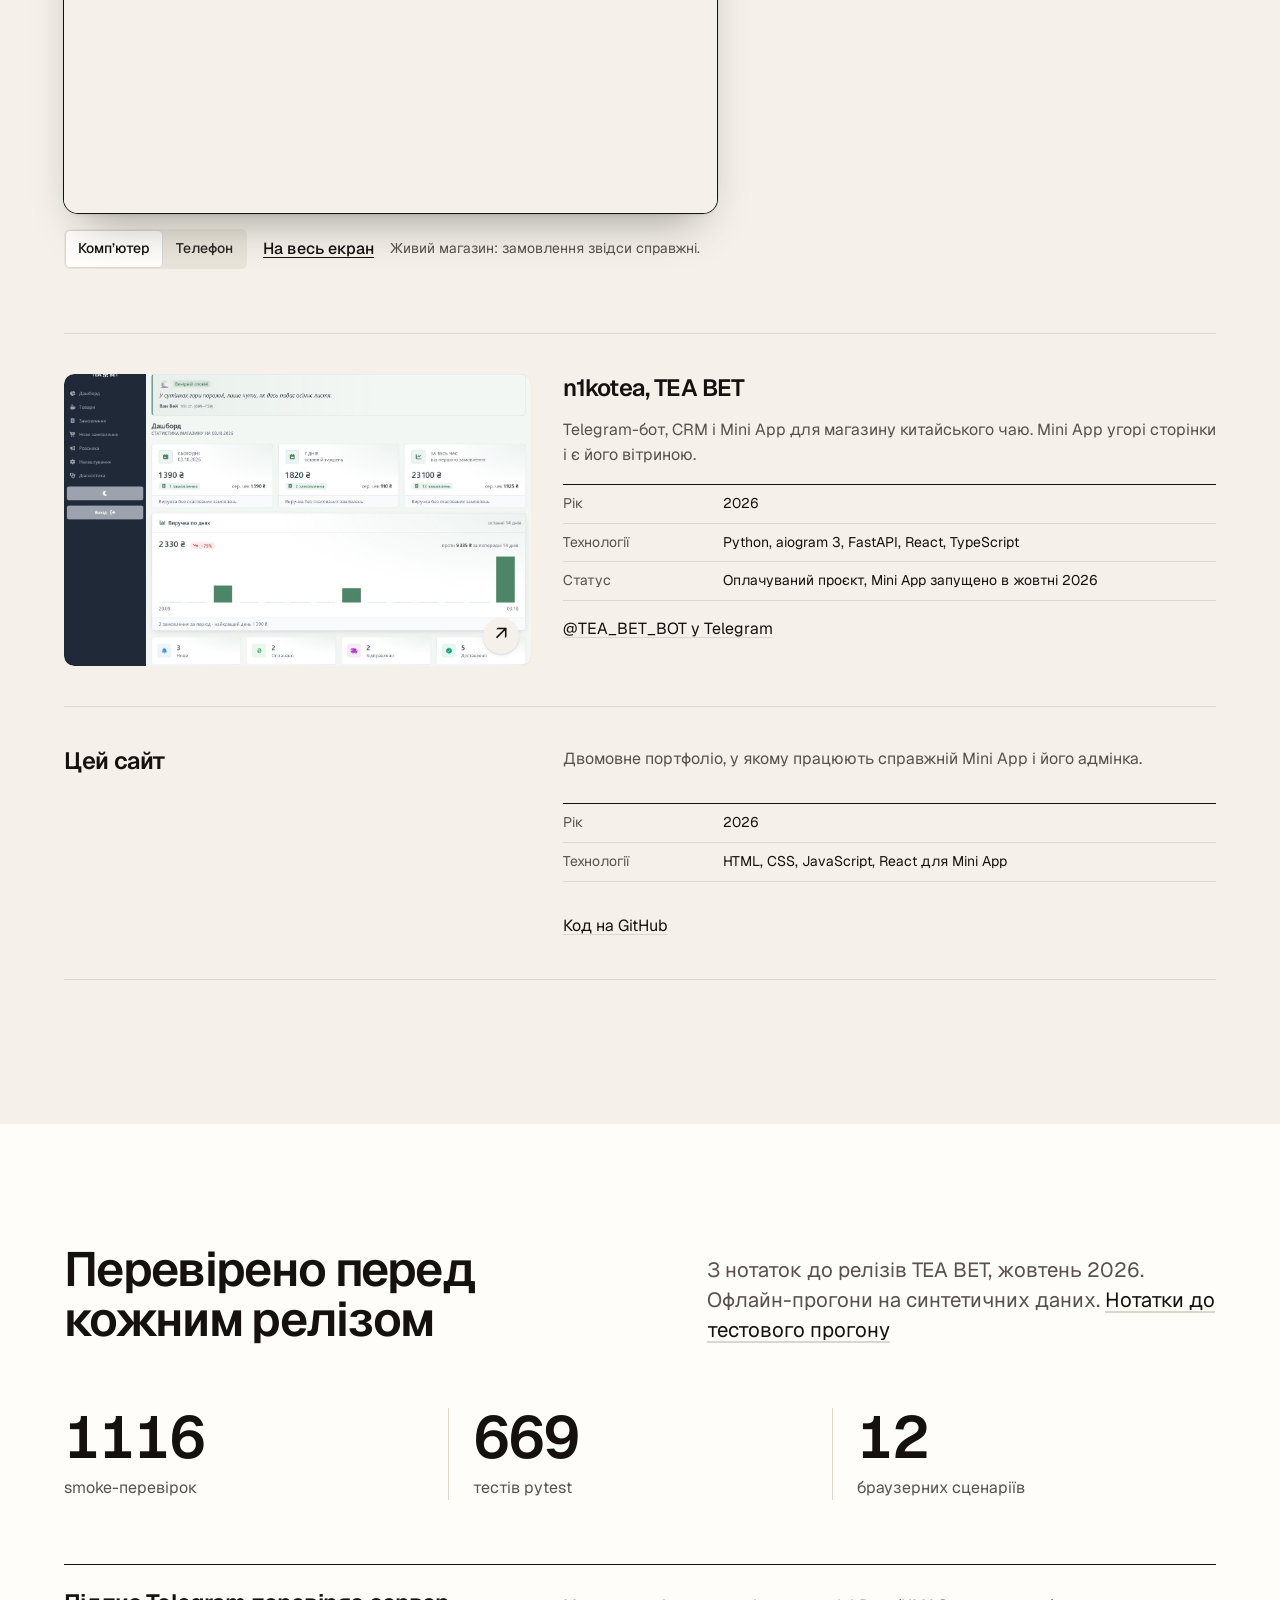
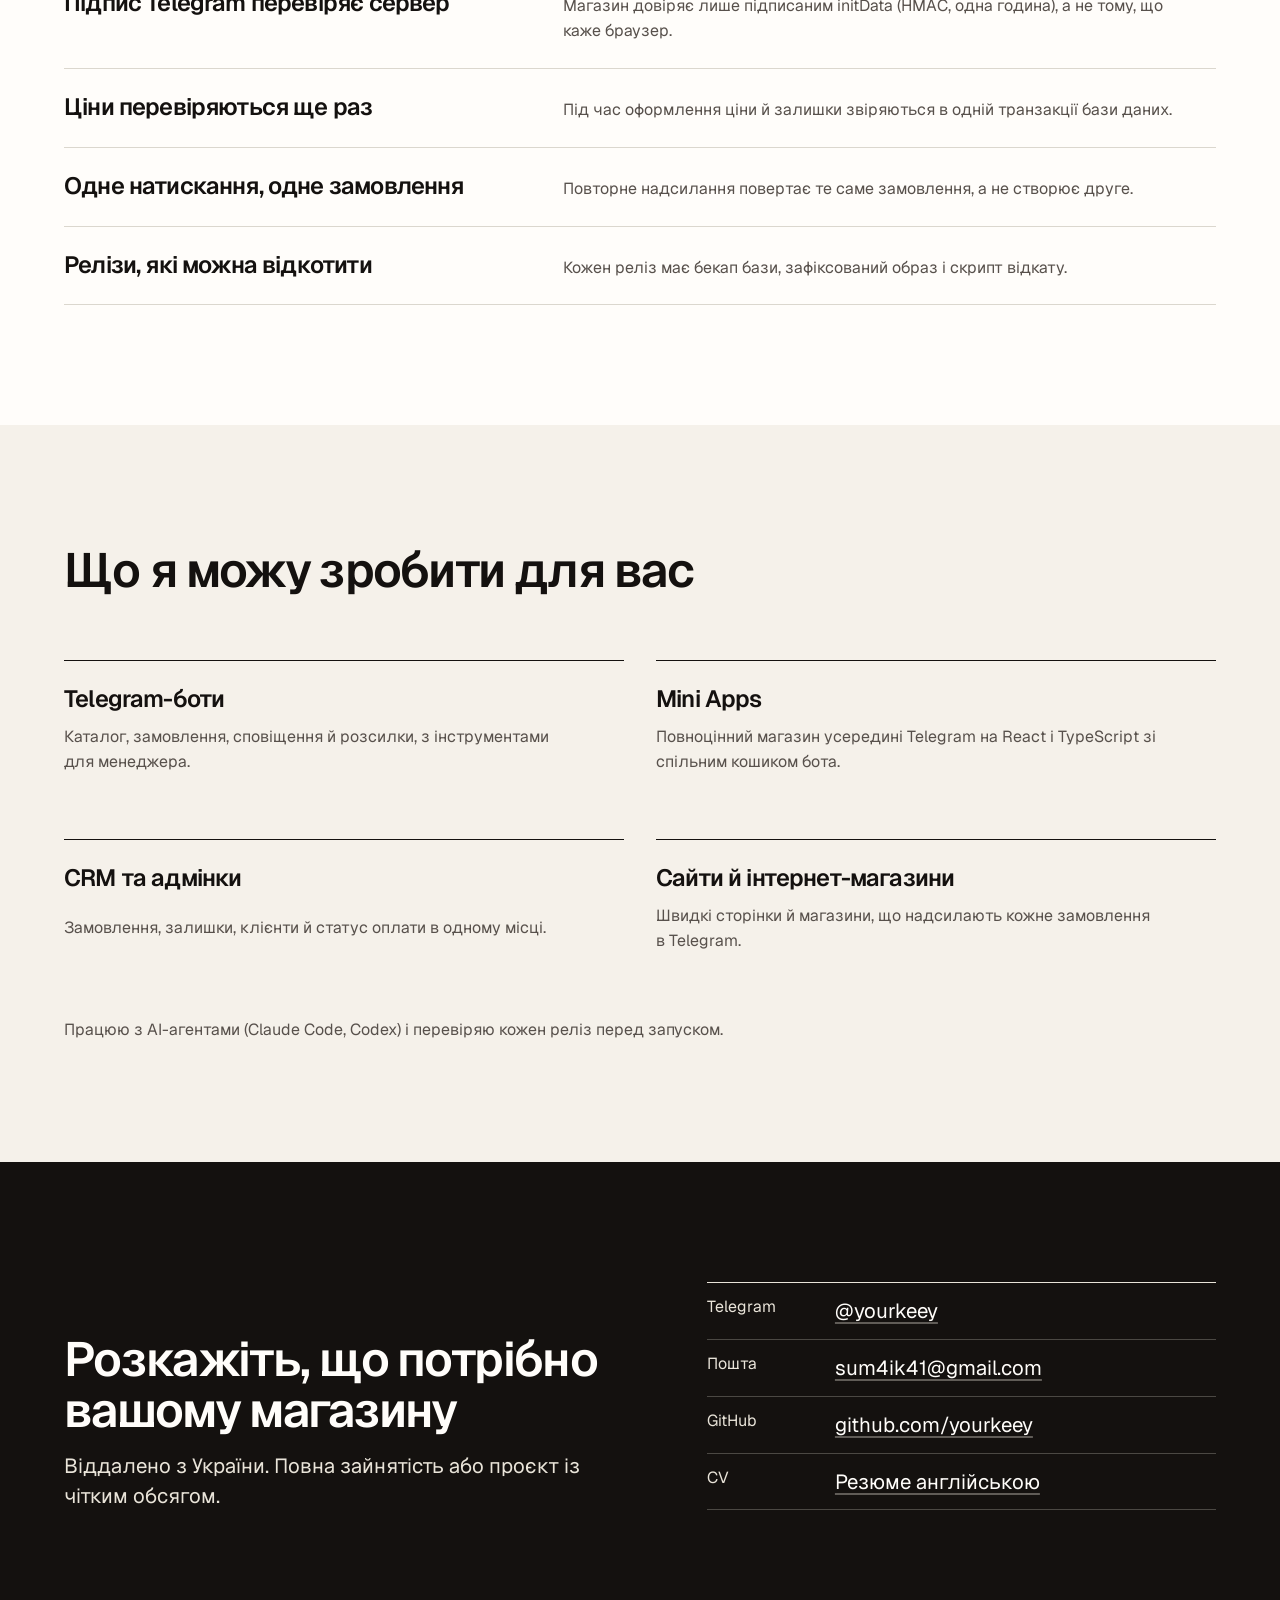
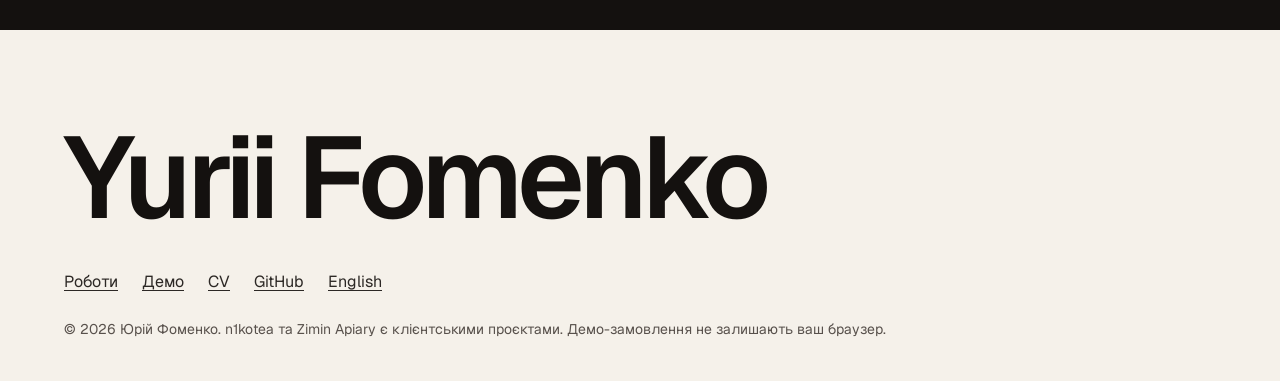
<file: previous-version/uk/index.html>
<!doctype html>
<html lang="uk">
<head>
  <meta charset="utf-8"><meta name="robots" content="noindex,nofollow">
  <meta name="viewport" content="width=device-width, initial-scale=1">
  <title>Юрій Фоменко, Telegram-магазини, адмінки та сайти</title>
  <meta name="description" content="Розробник Telegram-ботів, Mini Apps, CRM та інтернет-магазинів для малого бізнесу. На цій сторінці можна спробувати справжній Telegram-магазин і його адмінку.">
  <link rel="canonical" href="https://yourkeey.github.io/uk/">
  <link rel="alternate" hreflang="en" href="https://yourkeey.github.io/">
  <link rel="alternate" hreflang="uk" href="https://yourkeey.github.io/uk/">
  <link rel="alternate" hreflang="x-default" href="https://yourkeey.github.io/">
  <meta property="og:title" content="Юрій Фоменко, Telegram-магазини, адмінки та сайти">
  <meta property="og:description" content="Розробник Telegram-ботів, Mini Apps, CRM та інтернет-магазинів для малого бізнесу. На цій сторінці можна спробувати справжній Telegram-магазин і його адмінку.">
  <meta property="og:url" content="https://yourkeey.github.io/uk/">
  <meta property="og:type" content="website">
  <meta property="og:image" content="https://yourkeey.github.io/assets/projects/zimin-home.webp">
  <meta name="theme-color" content="#f4efe5">
  <link rel="icon" href="../assets/favicon.svg" type="image/svg+xml">
  <link rel="preconnect" href="https://fonts.googleapis.com">
  <link rel="preconnect" href="https://fonts.gstatic.com" crossorigin>
  <link rel="stylesheet" href="https://fonts.googleapis.com/css2?family=Geist:wght@400;500;600&family=Geist+Mono:wght@400;500&display=swap">
  <link rel="stylesheet" href="../assets/css/site.css?v=007ef6362c">
  <script>document.documentElement.classList.add('js');</script>
  <script type="module" src="../assets/js/site.js?v=118c90ca8c"></script>
</head>
<body>
  <a class="skip" href="#main">Перейти до вмісту</a>
  <header class="nav">
    <div class="container nav__inner">
      <a class="wordmark" href="../" aria-label="Юрій Фоменко, на головну">Yurii Fomenko</a>
      <nav aria-label="Головне">
        <ul class="nav__links">
          <li><a href="#work">Роботи</a></li>
          <li><a href="#admin">Демо</a></li>
          <li><a href="../" hreflang="en" lang="en">English</a></li>
        </ul>
      </nav>
      <a class="btn btn--quiet" href="https://t.me/yourkeey" rel="noopener">Написати в Telegram</a>
    </div>
  </header>

  <main id="main">
    <section class="hero" id="top">
      <div class="container hero__grid">
        <div class="hero__text">
          <h1><span class="hero__figure num">503</span> <span class="hero__words">товарів у каталозі Telegram-магазину.</span></h1>
          <p class="lead">Роблю Telegram-магазини, адмінки та сайти для малого бізнесу.</p>
          <div class="actions">
            <a class="btn btn--primary" href="https://t.me/yourkeey" rel="noopener">Написати в Telegram</a>
            <a class="btn btn--outline" href="#admin">Подивитися адмінку</a>
          </div>
        </div>
        <figure class="hero__app">
          <div class="app-frame" data-kind="product">
            <iframe src="../demo/miniapp/" title="Telegram Mini App магазину n1kotea, живе демо" loading="eager"></iframe>
          </div>
          <figcaption>Mini App магазину n1kotea з копією каталогу, що періодично оновлюється. Демо-замовлення лишаються у вашому браузері.</figcaption>
        </figure>
      </div>
    </section>

    <section class="admin" id="admin">
      <div class="container">
        <div class="head">
          <h2>Куди потрапляє замовлення</h2>
          <p class="lead">Сторона менеджера того самого магазину. Підтвердіть оплату, додайте ТТН, відправте й подивіться, що бот пише покупцеві.</p>
        </div>
        <div class="crm" data-crm data-seed="../demo/miniapp/seed.json">
          <table class="crm-static"><thead><tr><th scope="col">Замовлення</th><th scope="col">Покупець</th><th scope="col">Статус</th><th scope="col">Сума</th></tr></thead><tbody><tr><td class="num">№1041</td><td>Ірина Демо</td><td>Доставлено</td><td class="num">750 ₴</td></tr><tr><td class="num">№1042</td><td>Олег Приклад</td><td>Відправлено</td><td class="num">1710 ₴</td></tr><tr><td class="num">№1043</td><td>Марта Тестова</td><td>Оплачено</td><td class="num">300 ₴</td></tr></tbody></table>
        </div>
        <div class="admin__foot">
          <p>Відтворено в браузері за робочою адмінкою. Відстеження Нової пошти імітоване.</p>
          <button class="btn btn--text" type="button" data-reset>Скинути демо</button>
        </div>
      </div>
    </section>

    <section class="work" id="work">
      <div class="container">
        <h2>Магазини, що приймають замовлення</h2>
        <ol class="work-list">
        <li class="work-item work-item--lead">
          <figure class="work-item__shot work-item__live" data-live data-kind="product">
            <div class="live-frame" data-view="desktop"><iframe src="https://zimin-apiary.com.ua/" title="Інтернет-магазин пасіки Зіміних, живий сайт" loading="lazy" referrerpolicy="no-referrer"></iframe></div>
            <figcaption><div class="seg" role="group" aria-label="Розмір екрана"><button type="button" data-view="desktop" aria-pressed="true">Комп’ютер</button><button type="button" data-view="phone" aria-pressed="false">Телефон</button></div><button class="btn btn--text" type="button" data-live-open>На весь екран</button><span>Живий магазин: замовлення звідси справжні.</span></figcaption>
            <dialog class="live-dialog" aria-label="Інтернет-магазин пасіки Зіміних, живий сайт"><div class="live-dialog__bar"><a class="link" href="https://zimin-apiary.com.ua/" rel="noopener">zimin-apiary.com.ua</a><button class="btn btn--text" type="button" data-live-close>Закрити</button></div><iframe title="Інтернет-магазин пасіки Зіміних, живий сайт" data-src="https://zimin-apiary.com.ua/" referrerpolicy="no-referrer"></iframe></dialog>
          </figure>

          <div class="work-item__text">
            <h3>Людина з медом, Zimin Apiary</h3>
            <p>Інтернет-магазин сімейної пасіки.</p>
            <dl class="facts"><div><dt>Рік</dt><dd>2026</dd></div><div><dt>Технології</dt><dd>Astro, TypeScript, Cloudflare</dd></div><div><dt>Статус</dt><dd>Працює, приймає замовлення</dd></div></dl>
            <a class="link" href="https://zimin-apiary.com.ua/" rel="noopener">zimin-apiary.com.ua</a>
          </div>
        </li>
        <li class="work-item">

          <figure class="work-item__shot work-item__image" data-slot="work-1" data-kind="product" data-image-viewer><a href="../assets/projects/tea-demo-1.jpg" class="work-item__image-link" aria-label="Відкрити скриншот на весь екран"><img src="../assets/projects/tea-demo-1.jpg" width="1365" height="900" alt="Екран замовлень адмінки TEA BET з тестовими даними" loading="lazy" decoding="async"><span class="work-item__image-hint" aria-hidden="true">↗</span></a><dialog class="image-dialog" aria-label="Екран замовлень адмінки TEA BET з тестовими даними"><button type="button" class="image-dialog__close" data-image-close>Закрити ✕</button><img src="../assets/projects/tea-demo-1.jpg" alt="Екран замовлень адмінки TEA BET з тестовими даними"></dialog></figure>
          <div class="work-item__text">
            <h3>n1kotea, TEA BET</h3>
            <p>Telegram-бот, CRM і Mini App для магазину китайського чаю. Mini App угорі сторінки і є його вітриною.</p>
            <dl class="facts"><div><dt>Рік</dt><dd>2026</dd></div><div><dt>Технології</dt><dd>Python, aiogram 3, FastAPI, React, TypeScript</dd></div><div><dt>Статус</dt><dd>Оплачуваний проєкт, Mini App запущено в жовтні 2026</dd></div></dl>
            <a class="link" href="https://t.me/TEA_BET_BOT" rel="noopener">@TEA_BET_BOT у Telegram</a>
          </div>
        </li>
        <li class="work-item">


          <div class="work-item__text">
            <h3>Цей сайт</h3>
            <p>Двомовне портфоліо, у якому працюють справжній Mini App і його адмінка.</p>
            <dl class="facts"><div><dt>Рік</dt><dd>2026</dd></div><div><dt>Технології</dt><dd>HTML, CSS, JavaScript, React для Mini App</dd></div></dl>
            <a class="link" href="https://github.com/yourkeey/yourkeey.github.io" rel="noopener">Код на GitHub</a>
          </div>
        </li>
        </ol>
      </div>
    </section>

    <section class="checks" id="checks">
      <div class="container">
        <div class="head head--split">
          <h2>Перевірено перед кожним релізом</h2>
          <p class="lead">З нотаток до релізів TEA BET, жовтень 2026. Офлайн-прогони на синтетичних даних. <a class="link" href="../verification.html">Нотатки до тестового прогону</a></p>
        </div>
        <dl class="figures"><div><dt>smoke-перевірок</dt><dd class="num">1116</dd></div><div><dt>тестів pytest</dt><dd class="num">669</dd></div><div><dt>браузерних сценаріїв</dt><dd class="num">12</dd></div></dl>
        <ul class="rows"><li><h3>Підпис Telegram перевіряє сервер</h3><p>Магазин довіряє лише підписаним initData (HMAC, одна година), а не тому, що каже браузер.</p></li><li><h3>Ціни перевіряються ще раз</h3><p>Під час оформлення ціни й залишки звіряються в одній транзакції бази даних.</p></li><li><h3>Одне натискання, одне замовлення</h3><p>Повторне надсилання повертає те саме замовлення, а не створює друге.</p></li><li><h3>Релізи, які можна відкотити</h3><p>Кожен реліз має бекап бази, зафіксований образ і скрипт відкату.</p></li></ul>
      </div>
    </section>

    <section class="services" id="services">
      <div class="container">
        <h2>Що я можу зробити для вас</h2>
        <ul class="services__grid"><li><h3>Telegram-боти</h3><p>Каталог, замовлення, сповіщення й розсилки, з інструментами для менеджера.</p></li><li><h3>Mini Apps</h3><p>Повноцінний магазин усередині Telegram на React і TypeScript зі спільним кошиком бота.</p></li><li><h3>CRM та адмінки</h3><p>Замовлення, залишки, клієнти й статус оплати в одному місці.</p></li><li><h3>Сайти й інтернет-магазини</h3><p>Швидкі сторінки й магазини, що надсилають кожне замовлення в Telegram.</p></li></ul>
        <p class="services__note">Працюю з AI-агентами (Claude Code, Codex) і перевіряю кожен реліз перед запуском.</p>
      </div>
    </section>

    <section class="contact" id="contact">
      <div class="container contact__grid">
        <div>
          <h2>Розкажіть, що потрібно вашому магазину</h2>
          <p class="lead">Віддалено з України. Повна зайнятість або проєкт із чітким обсягом.</p>
        </div>
        <dl class="contacts"><div><dt>Telegram</dt><dd><a href="https://t.me/yourkeey" rel="noopener">@yourkeey</a></dd></div><div><dt>Пошта</dt><dd><a href="mailto:sum4ik41@gmail.com">sum4ik41@gmail.com</a></dd></div><div><dt>GitHub</dt><dd><a href="https://github.com/yourkeey" rel="noopener">github.com/yourkeey</a></dd></div><div><dt>CV</dt><dd><a href="../cv.html">Резюме англійською</a></dd></div></dl>
      </div>
    </section>
  </main>

  <footer class="footer">
    <div class="container">
      <p class="footer__mast">Yurii Fomenko</p>
      <ul class="footer__links">
        <li><a href="#work">Роботи</a></li>
        <li><a href="#admin">Демо</a></li>
        <li><a href="../cv.html">CV</a></li>
        <li><a href="https://github.com/yourkeey" rel="noopener">GitHub</a></li>
        <li><a href="../" hreflang="en" lang="en">English</a></li>
      </ul>
      <p class="footer__legal">© 2026 Юрій Фоменко. n1kotea та Zimin Apiary є клієнтськими проєктами. Демо-замовлення не залишають ваш браузер.</p>
    </div>
  </footer>

  <div class="toast" role="status" hidden data-toast="Замовлення №{id} уже в адмінці" data-toast-link="Відкрити"></div>
</body>
</html>
</file>
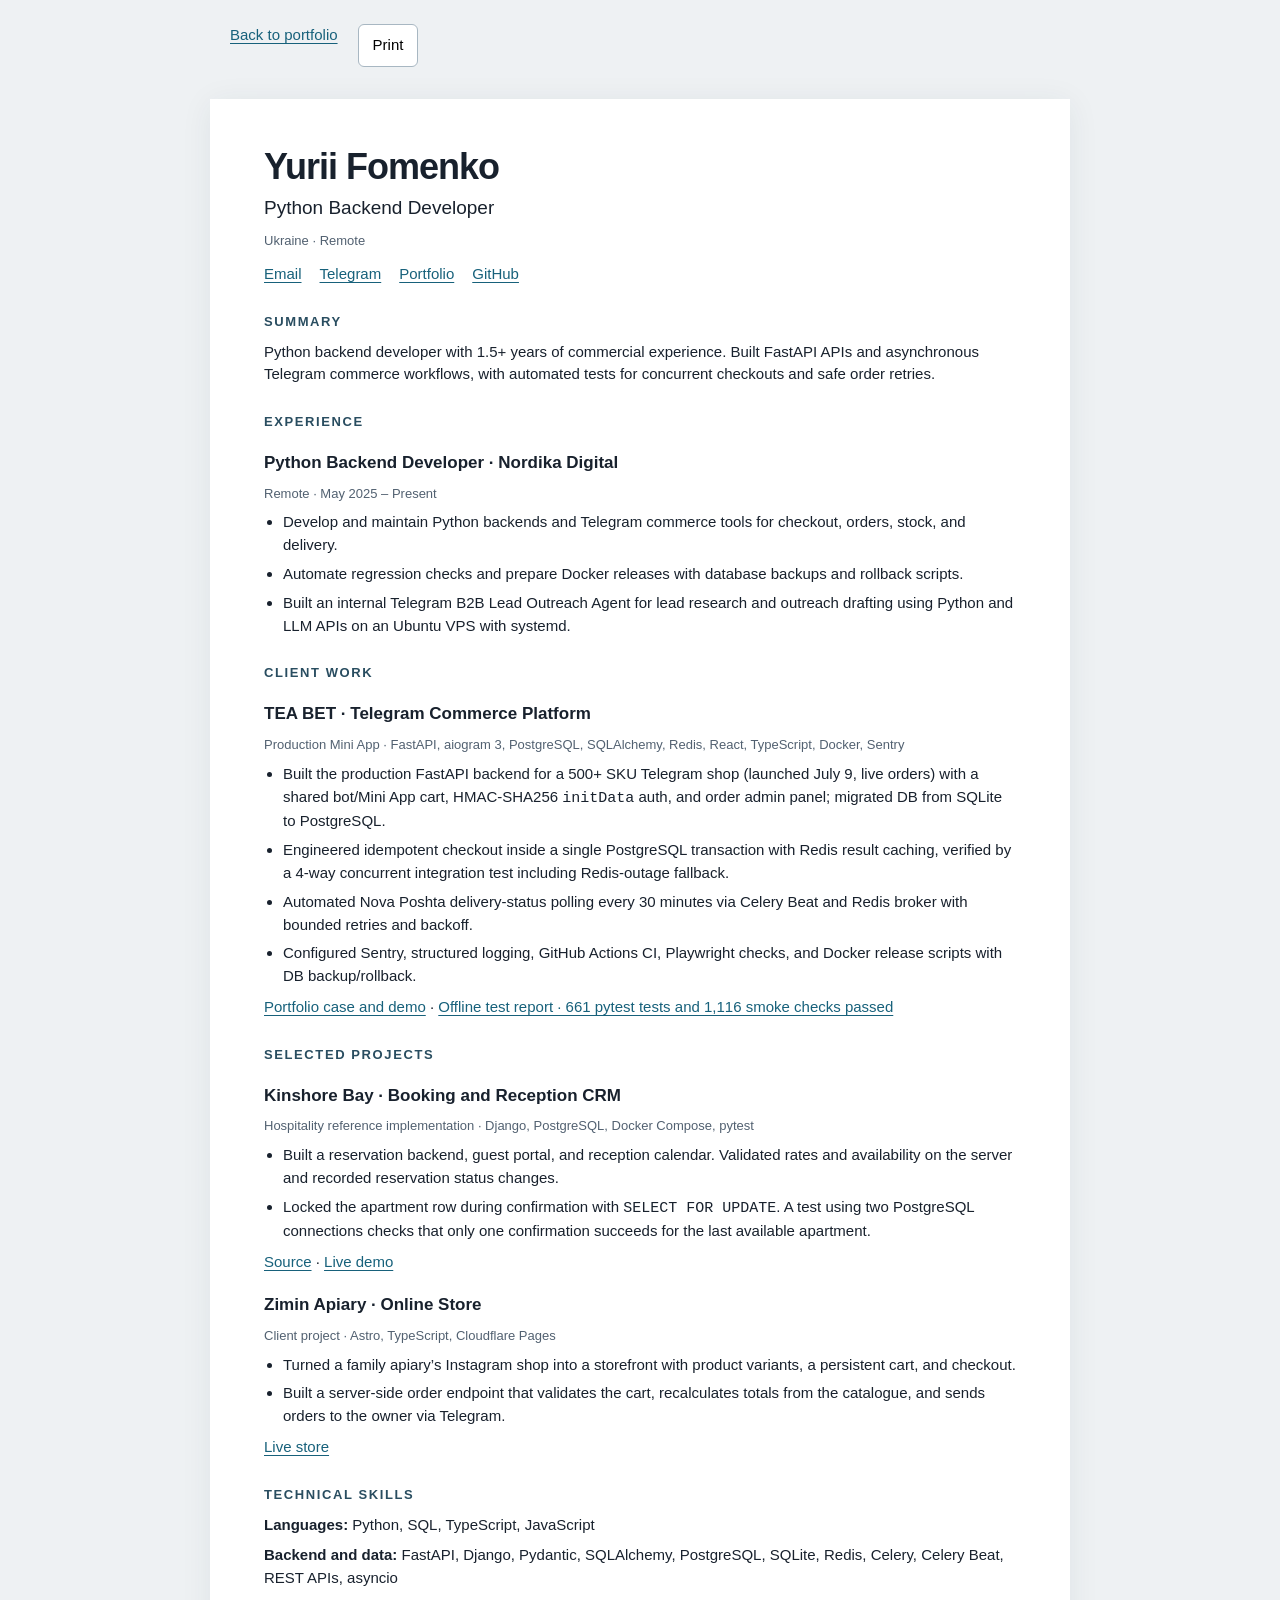
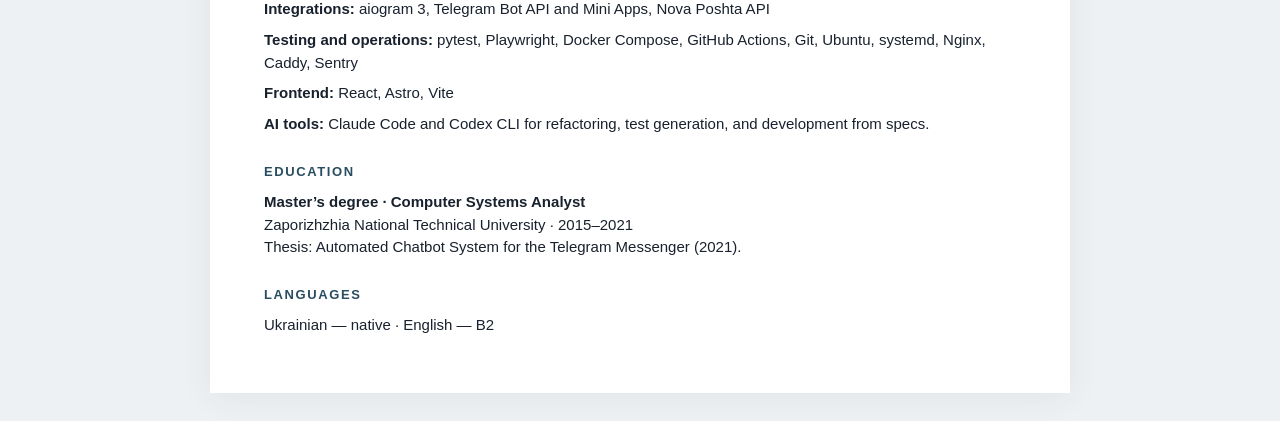
<file: cv.html>
<!doctype html>
<html lang="en">
<head>
  <meta charset="utf-8">
  <meta name="viewport" content="width=device-width, initial-scale=1">
  <title>Yurii Fomenko — Python Backend Developer CV</title>
  <meta name="description" content="Yurii Fomenko, Python Backend Developer. FastAPI, Django, PostgreSQL, and Telegram commerce.">
  <style>*{box-sizing:border-box}body{margin:0;background:#eef1f3;color:#18212d;font-family:Arial,sans-serif;font-size:15px;line-height:1.52}.sheet{max-width:860px;margin:32px auto;padding:48px 54px;background:white;box-shadow:0 4px 30px #23344812}h1{font-size:36px;letter-spacing:-1px;line-height:1.1;margin:0 0 8px}h2{font-size:13px;letter-spacing:1.6px;text-transform:uppercase;margin:26px 0 9px;color:#294d60}h3{font-size:17px;margin:18px 0 4px}.role{font-size:19px;margin:0 0 4px}.muted,.meta{color:#526171}.meta{font-size:13px}.contacts{display:flex;flex-wrap:wrap;gap:6px 18px;margin:12px 0 0}p{margin:8px 0}ul{padding-left:19px;margin:8px 0}li{margin:6px 0}a{color:#17617b;text-decoration:underline;text-underline-offset:3px}a:focus-visible,button:focus-visible{outline:3px solid #137991;outline-offset:4px}.toolbar{max-width:860px;margin:24px auto 0;display:flex;flex-wrap:wrap;gap:20px;padding:0 20px}.status{color:#526171;font-size:13px}.project{break-inside:avoid}button{font:inherit;padding:9px 14px;background:white;border:1px solid #a8b7c2;border-radius:6px;cursor:pointer}@media(max-width:600px){.sheet{margin:16px 0;padding:28px 22px}h1{font-size:30px}.toolbar{margin-top:18px}}@media print{@page{size:A4;margin:9mm 12mm}.toolbar{display:none}body{background:white;font-size:8.5pt;line-height:1.26}p{margin:2.5px 0}.role{font-size:12.5pt;margin:0 0 2px}.contacts{margin:6px 0 0}h3{margin:6px 0 1.5px}.sheet{padding:0;margin:0;box-shadow:none;max-width:none}h1{font-size:20pt;margin:0 0 3px}h2{font-size:9pt;margin:8px 0 3px}h3{font-size:10.5pt}a{color:inherit}.meta,.status{font-size:8pt}ul{margin:3px 0}li{margin:1.5px 0}}</style>
</head>
<body>
  <nav class="toolbar" aria-label="CV actions">
    <a href="index.html">Back to portfolio</a>
    <button type="button" onclick="window.print()">Print</button>
  </nav>
  <main class="sheet">
    <h1>Yurii Fomenko</h1>
    <p class="role">Python Backend Developer</p>
    <p class="meta">Ukraine · Remote</p>
    <div class="contacts">
      <a href="mailto:sum4ik41@gmail.com">Email</a>
      <a href="https://t.me/yourkeey">Telegram</a>
      <a href="https://yourkeey.github.io/">Portfolio</a>
      <a href="https://github.com/yourkeey">GitHub</a>
    </div>

    <h2>Summary</h2>
    <p>Python backend developer with 1.5+ years of commercial experience. Built FastAPI APIs and asynchronous Telegram commerce workflows, with automated tests for concurrent checkouts and safe order retries.</p>

    <h2>Experience</h2>
    <h3>Python Backend Developer · Nordika Digital</h3>
    <p class="meta">Remote · May 2025 – Present</p>
    <ul>
      <li>Develop and maintain Python backends and Telegram commerce tools for checkout, orders, stock, and delivery.</li>
      <li>Automate regression checks and prepare Docker releases with database backups and rollback scripts.</li>
      <li>Built an internal Telegram B2B Lead Outreach Agent for lead research and outreach drafting using Python and LLM APIs on an Ubuntu VPS with systemd.</li>
    </ul>

    <h2>Client work</h2>
    <section class="project">
      <h3>TEA BET · Telegram Commerce Platform</h3>
      <p class="status">Production Mini App · FastAPI, aiogram 3, PostgreSQL, SQLAlchemy, Redis, React, TypeScript, Docker, Sentry</p>
      <ul>
        <li>Built the production FastAPI backend for a 500+ SKU Telegram shop (launched July 9, live orders) with a shared bot/Mini App cart, HMAC-SHA256 <code>initData</code> auth, and order admin panel; migrated DB from SQLite to PostgreSQL.</li>
        <li>Engineered idempotent checkout inside a single PostgreSQL transaction with Redis result caching, verified by a 4-way concurrent integration test including Redis-outage fallback.</li>
        <li>Automated Nova Poshta delivery-status polling every 30 minutes via Celery Beat and Redis broker with bounded retries and backoff.</li>
        <li>Configured Sentry, structured logging, GitHub Actions CI, Playwright checks, and Docker release scripts with DB backup/rollback.</li>
      </ul>
      <p><a href="https://yourkeey.github.io/#tea-project">Portfolio case and demo</a> · <a href="verification.html">Offline test report · 661 pytest tests and 1,116 smoke checks passed</a></p>
    </section>

    <h2>Selected projects</h2>
    <section class="project">
      <h3>Kinshore Bay · Booking and Reception CRM</h3>
      <p class="status">Hospitality reference implementation · Django, PostgreSQL, Docker Compose, pytest</p>
      <ul>
        <li>Built a reservation backend, guest portal, and reception calendar. Validated rates and availability on the server and recorded reservation status changes.</li>
        <li>Locked the apartment row during confirmation with <code>SELECT FOR UPDATE</code>. A test using two PostgreSQL connections checks that only one confirmation succeeds for the last available apartment.</li>
      </ul>
      <p><a href="https://github.com/yourkeey/kinshore-bay">Source</a> · <a href="https://kinshore-bay.scalo.biz/">Live demo</a></p>
    </section>
    <section class="project">
      <h3>Zimin Apiary · Online Store</h3>
      <p class="status">Client project · Astro, TypeScript, Cloudflare Pages</p>
      <ul>
        <li>Turned a family apiary’s Instagram shop into a storefront with product variants, a persistent cart, and checkout.</li>
        <li>Built a server-side order endpoint that validates the cart, recalculates totals from the catalogue, and sends orders to the owner via Telegram.</li>
      </ul>
      <p><a href="https://zimin-apiary.com.ua/">Live store</a></p>
    </section>

    <h2>Technical skills</h2>
    <p><strong>Languages:</strong> Python, SQL, TypeScript, JavaScript</p>
    <p><strong>Backend and data:</strong> FastAPI, Django, Pydantic, SQLAlchemy, PostgreSQL, SQLite, Redis, Celery, Celery Beat, REST APIs, asyncio</p>
    <p><strong>Integrations:</strong> aiogram 3, Telegram Bot API and Mini Apps, Nova Poshta API</p>
    <p><strong>Testing and operations:</strong> pytest, Playwright, Docker Compose, GitHub Actions, Git, Ubuntu, systemd, Nginx, Caddy, Sentry</p>
    <p><strong>Frontend:</strong> React, Astro, Vite</p>
    <p><strong>AI tools:</strong> Claude Code and Codex CLI for refactoring, test generation, and development from specs.</p>

    <h2>Education</h2>
    <p><strong>Master’s degree · Computer Systems Analyst</strong><br>Zaporizhzhia National Technical University · 2015–2021<br>Thesis: Automated Chatbot System for the Telegram Messenger (2021).</p>

    <h2>Languages</h2>
    <p>Ukrainian — native · English — B2</p>
  </main>
</body>
</html>
</file>
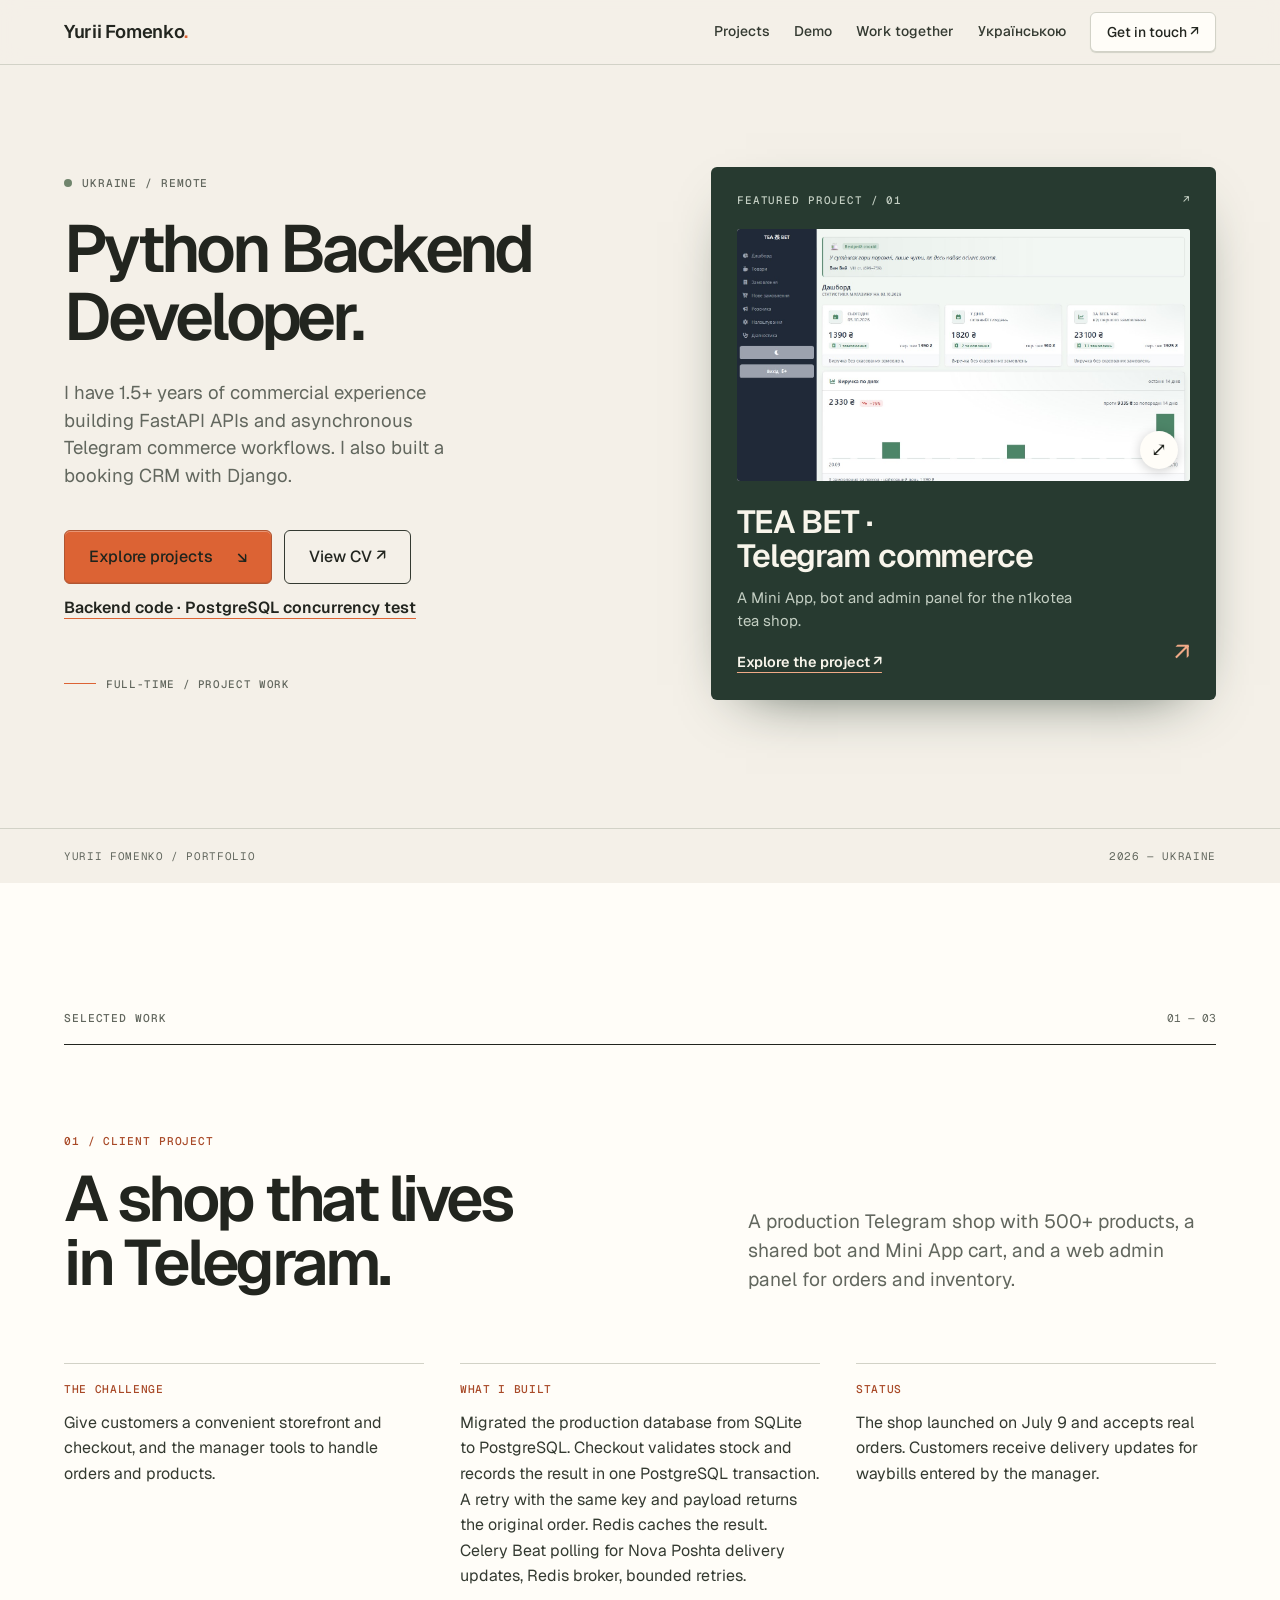
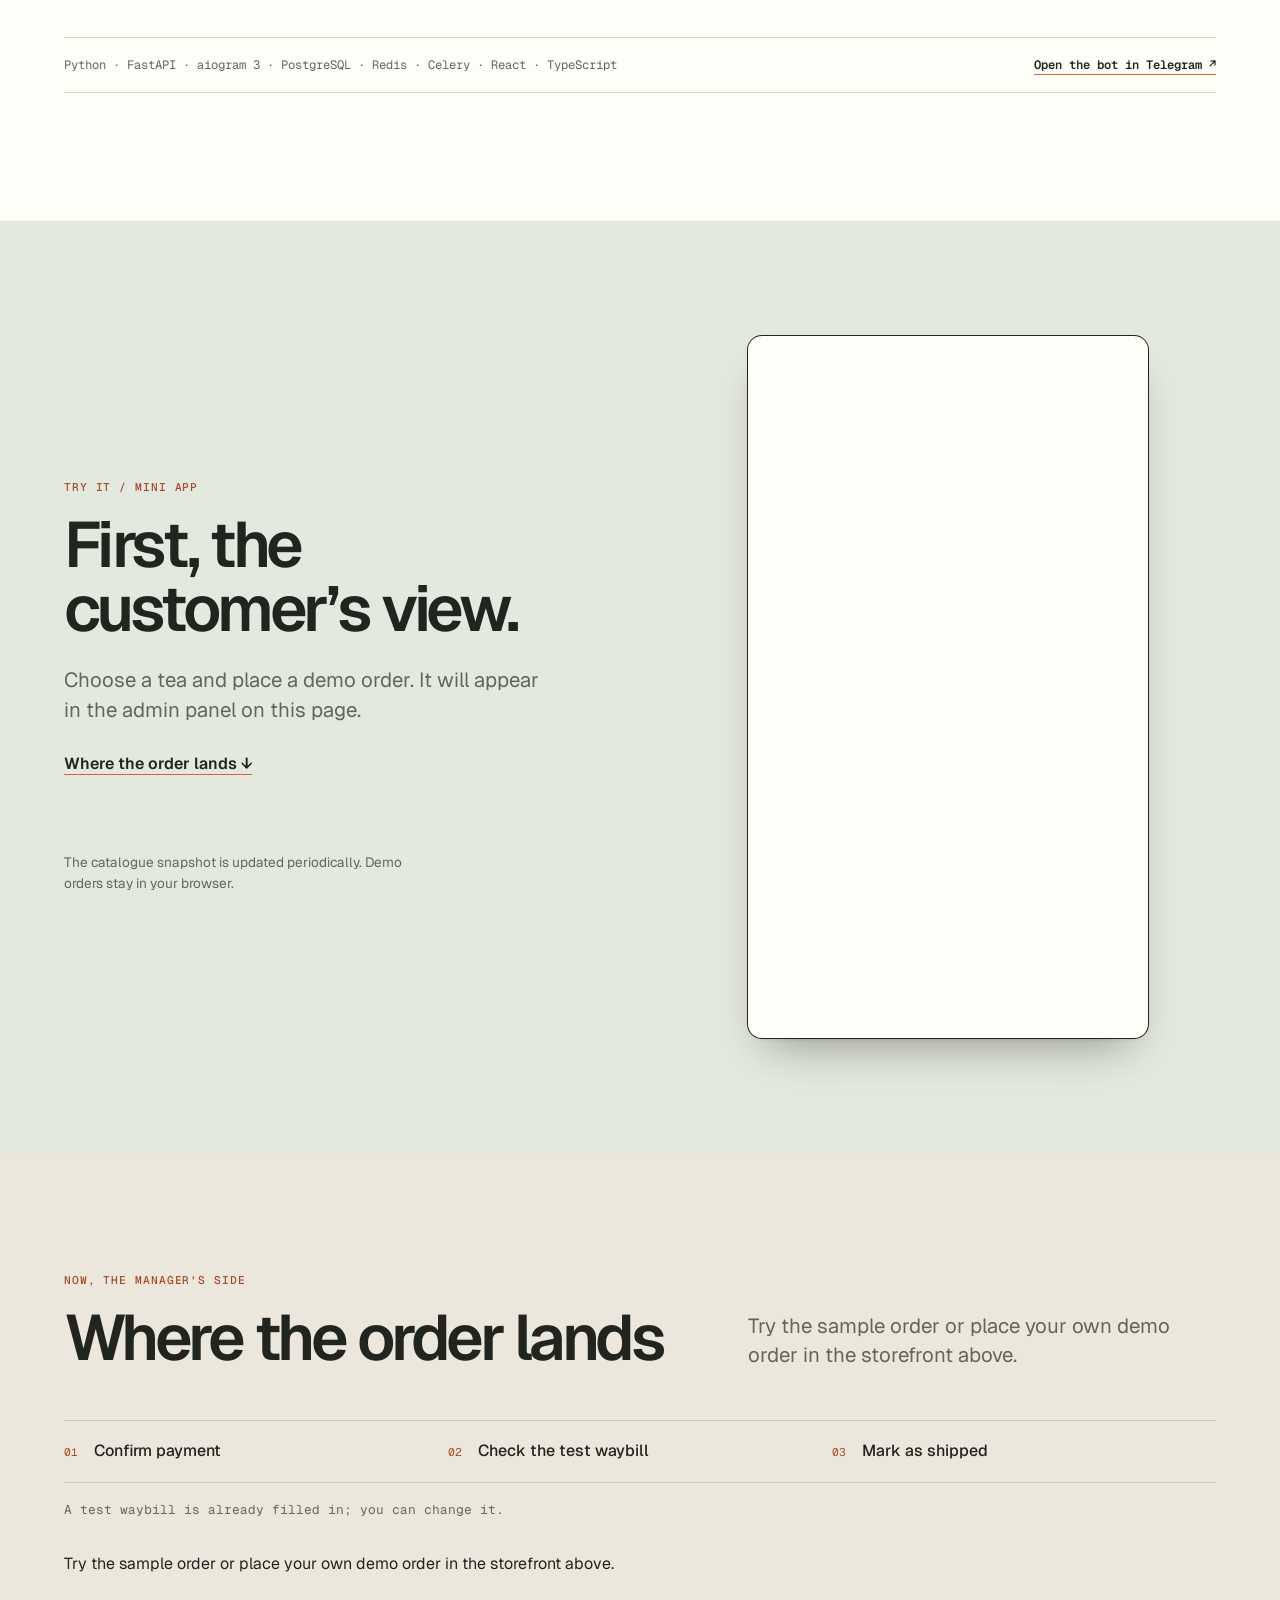
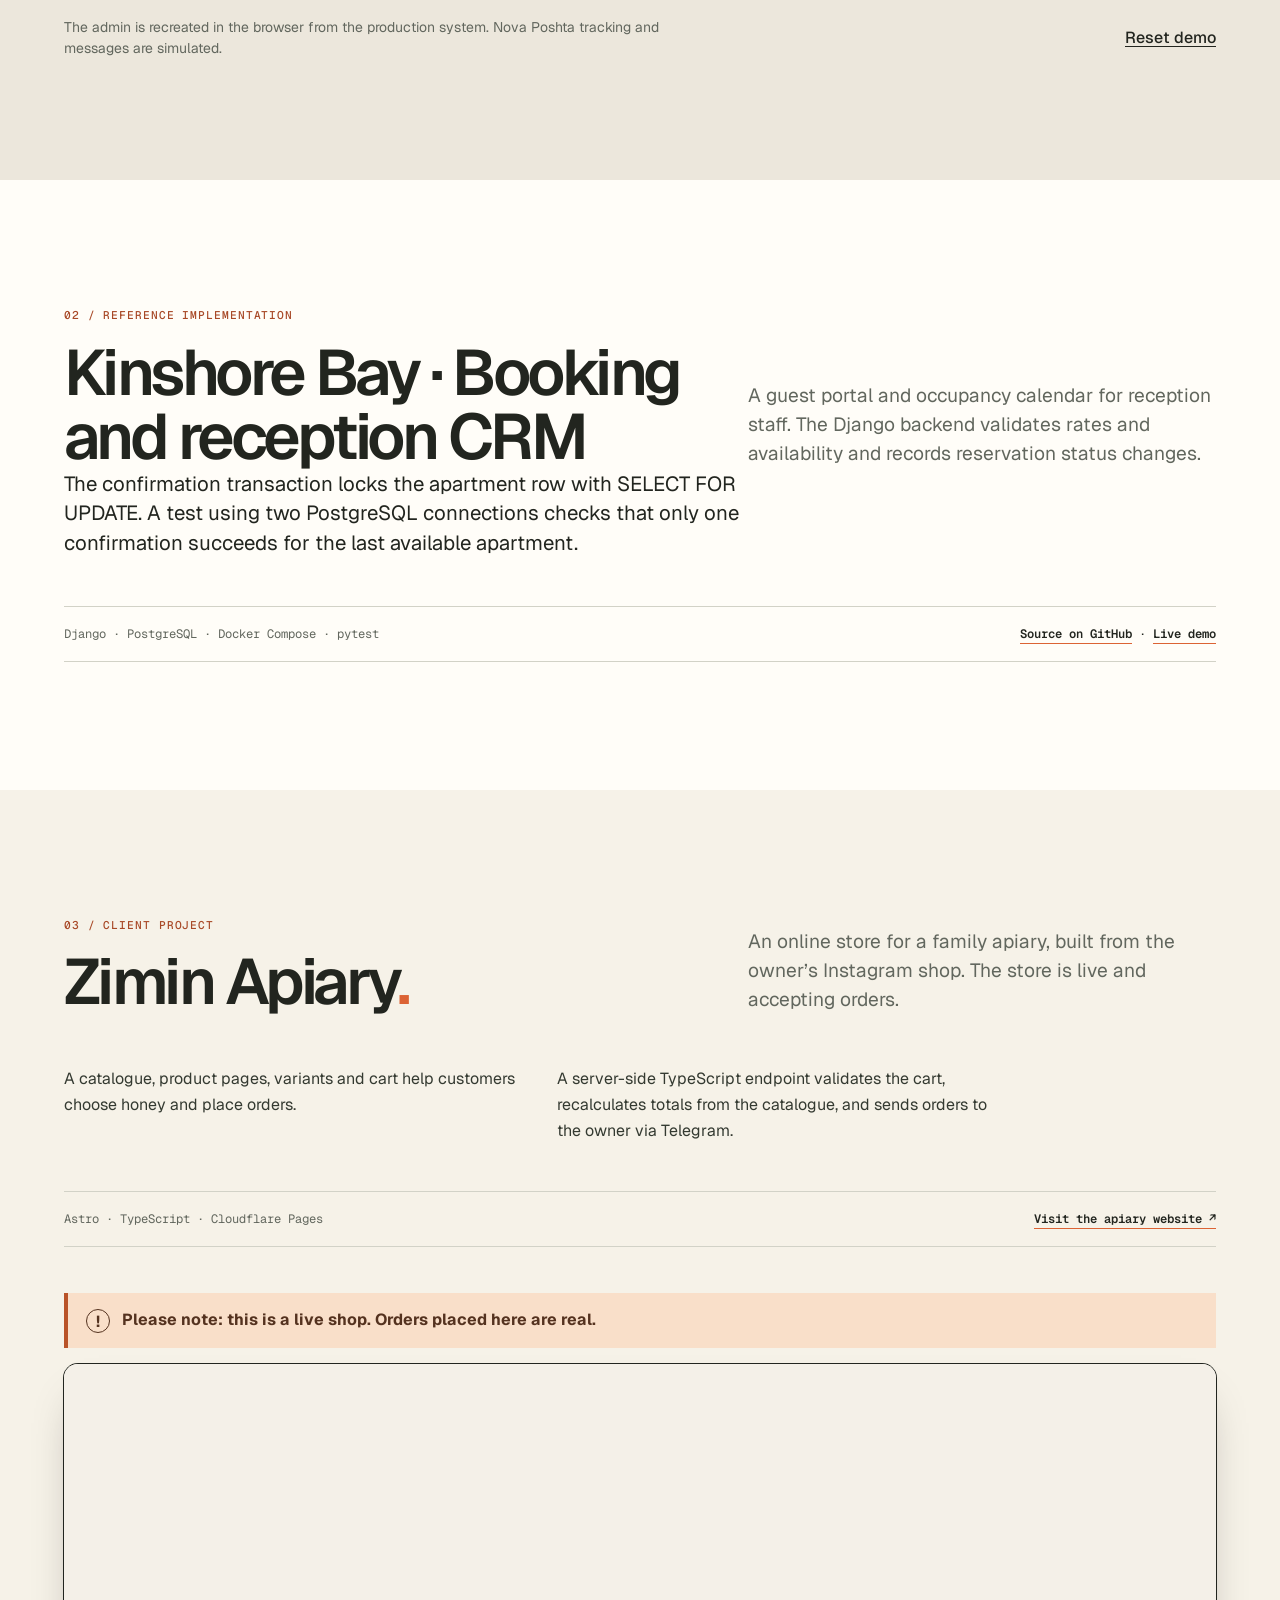
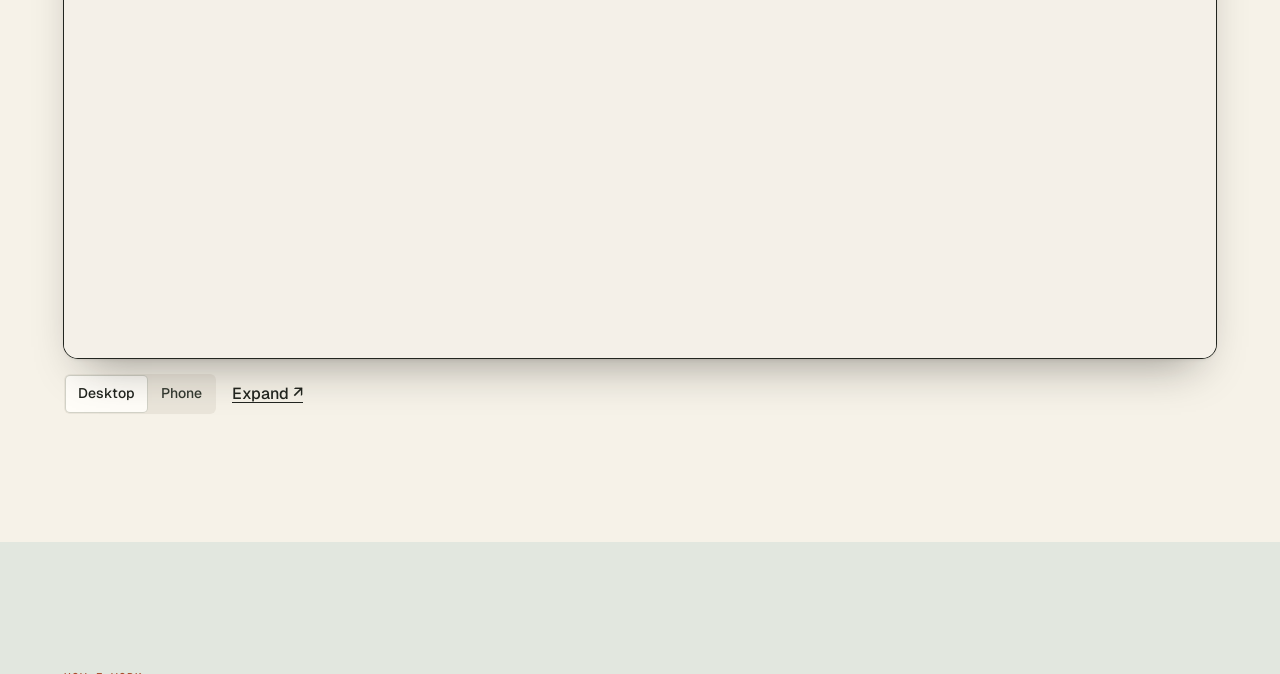
<file: portfolio.html>
<!doctype html>
<html lang="en">
<head>
  <meta charset="utf-8">
  <title>Yurii Fomenko</title>
  <meta name="robots" content="noindex">
  <link rel="canonical" href="https://yourkeey.github.io/">
  <meta http-equiv="refresh" content="0; url=./">
</head>
<body>
  <p><a href="./">Yurii Fomenko, portfolio</a></p>
</body>
</html>
</file>
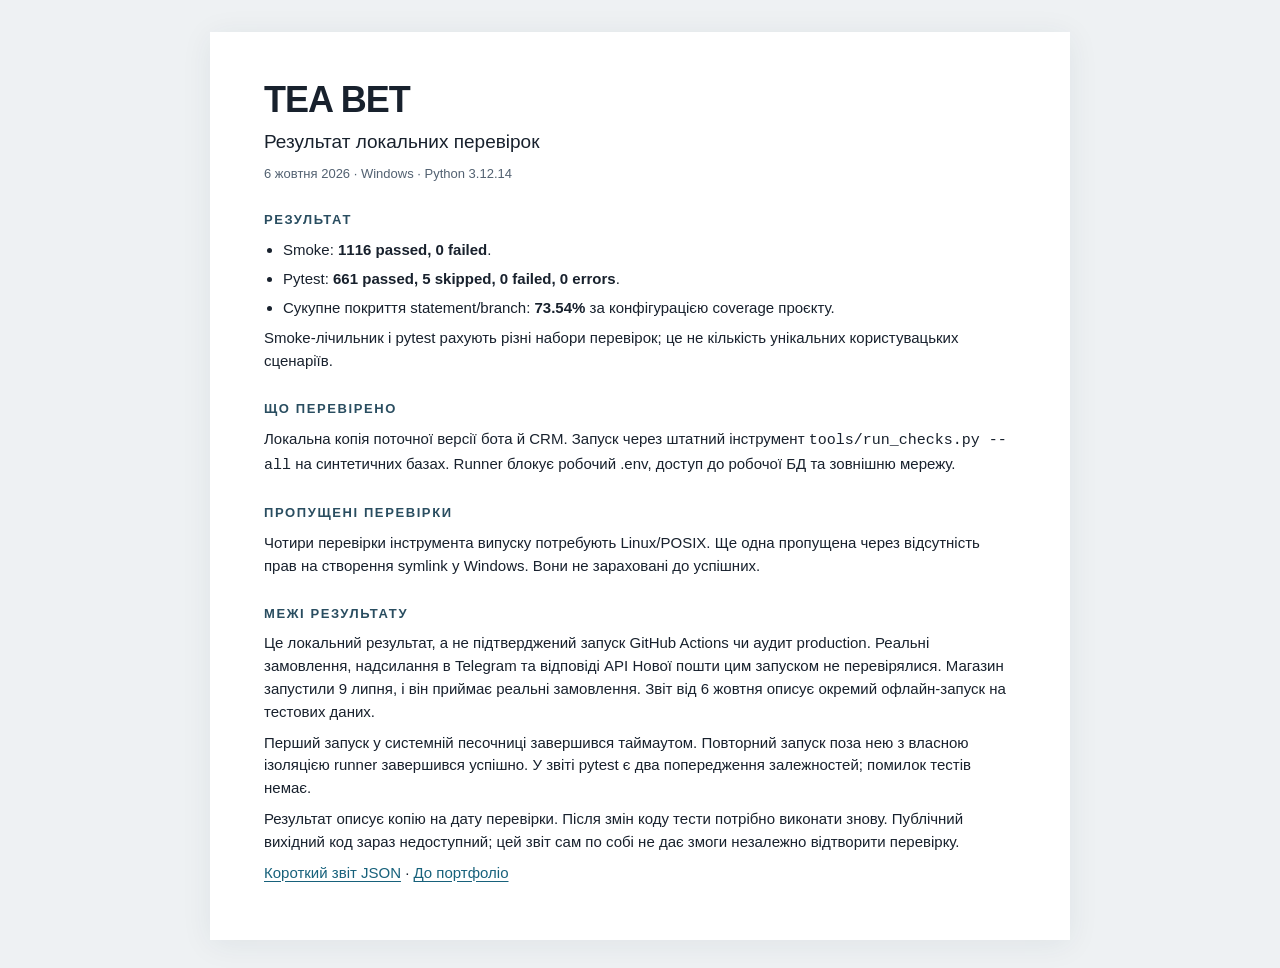
<file: verification.html>
<!doctype html><html lang="uk"><head><meta charset="utf-8"><meta name="viewport" content="width=device-width, initial-scale=1"><title>TEA BET — локальні перевірки 2026-10-06</title><style>*{box-sizing:border-box}body{margin:0;background:#eef1f3;color:#18212d;font-family:Arial,sans-serif;font-size:15px;line-height:1.52}.sheet{max-width:860px;margin:32px auto;padding:48px 54px;background:white;box-shadow:0 4px 30px #23344812}h1{font-size:36px;letter-spacing:-1px;line-height:1.1;margin:0 0 8px}h2{font-size:13px;letter-spacing:1.6px;text-transform:uppercase;margin:26px 0 9px;color:#294d60}h3{font-size:17px;margin:18px 0 4px}.role{font-size:19px;margin:0 0 4px}.muted,.meta{color:#526171}.meta{font-size:13px}.contacts{display:flex;flex-wrap:wrap;gap:6px 18px;margin:12px 0 0}p{margin:8px 0}ul{padding-left:19px;margin:8px 0}li{margin:6px 0}a{color:#17617b;text-decoration:underline;text-underline-offset:3px}a:focus-visible,button:focus-visible{outline:3px solid #137991;outline-offset:4px}.toolbar{max-width:860px;margin:24px auto 0;display:flex;flex-wrap:wrap;gap:20px;padding:0 20px}.status{color:#526171;font-size:13px}.project{break-inside:avoid}button{font:inherit;padding:9px 14px;background:white;border:1px solid #a8b7c2;border-radius:6px;cursor:pointer}@media(max-width:600px){.sheet{margin:16px 0;padding:28px 22px}h1{font-size:30px}.toolbar{margin-top:18px}}@media print{@page{size:A4;margin:14mm}.toolbar{display:none}body{background:white;font-size:10.5pt}.sheet{padding:0;margin:0;box-shadow:none;max-width:none}h1{font-size:25pt}h2{margin-top:15px}h3{font-size:12pt}a{color:inherit}.meta,.status{font-size:9pt}li{margin:4px 0}}</style></head><body><main class="sheet"><h1>TEA BET</h1><p class="role">Результат локальних перевірок</p><p class="meta">6 жовтня 2026 · Windows · Python 3.12.14</p><h2>Результат</h2><ul><li>Smoke: <strong>1116 passed, 0 failed</strong>.</li><li>Pytest: <strong>661 passed, 5 skipped, 0 failed, 0 errors</strong>.</li><li>Сукупне покриття statement/branch: <strong>73.54%</strong> за конфігурацією coverage проєкту.</li></ul><p>Smoke-лічильник і pytest рахують різні набори перевірок; це не кількість унікальних користувацьких сценаріїв.</p><h2>Що перевірено</h2><p>Локальна копія поточної версії бота й CRM. Запуск через штатний інструмент <code>tools/run_checks.py --all</code> на синтетичних базах. Runner блокує робочий .env, доступ до робочої БД та зовнішню мережу.</p><h2>Пропущені перевірки</h2><p>Чотири перевірки інструмента випуску потребують Linux/POSIX. Ще одна пропущена через відсутність прав на створення symlink у Windows. Вони не зараховані до успішних.</p><h2>Межі результату</h2><p>Це локальний результат, а не підтверджений запуск GitHub Actions чи аудит production. Реальні замовлення, надсилання в Telegram та відповіді API Нової пошти цим запуском не перевірялися. Магазин запустили 9 липня, і він приймає реальні замовлення. Звіт від 6 жовтня описує окремий офлайн-запуск на тестових даних.</p><p>Перший запуск у системній песочниці завершився таймаутом. Повторний запуск поза нею з власною ізоляцією runner завершився успішно. У звіті pytest є два попередження залежностей; помилок тестів немає.</p><p>Результат описує копію на дату перевірки. Після змін коду тести потрібно виконати знову. Публічний вихідний код зараз недоступний; цей звіт сам по собі не дає змоги незалежно відтворити перевірку.</p><p><a href="verification-summary.json">Короткий звіт JSON</a> · <a href="index.html#verification">До портфоліо</a></p></main></body></html>
</file>
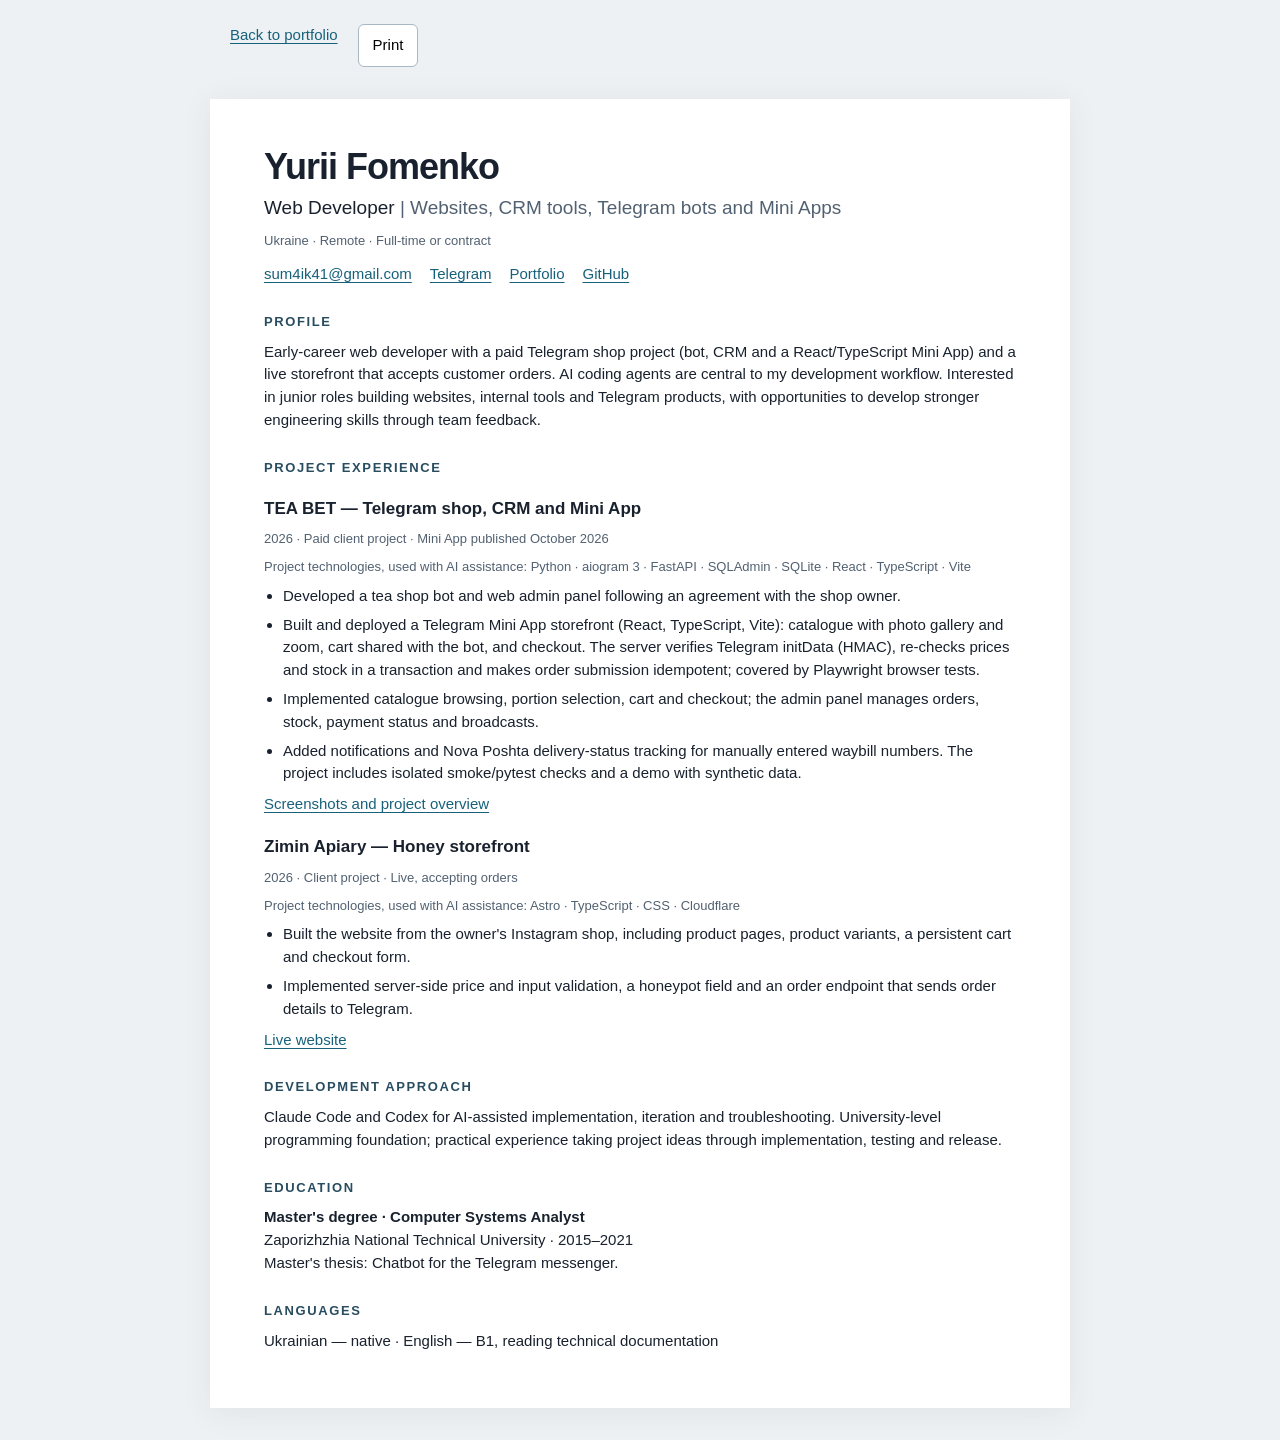
<file: previous-version/cv.html>
<!doctype html><html lang="en"><head><meta charset="utf-8"><meta name="viewport" content="width=device-width, initial-scale=1"><title>Yurii Fomenko — Web Developer CV</title><meta name="description" content="Websites, CRM tools, Telegram bots and Mini Apps. AI-assisted project experience. Remote full-time or contract."><style>*{box-sizing:border-box}body{margin:0;background:#eef1f3;color:#18212d;font-family:Arial,sans-serif;font-size:15px;line-height:1.52}.sheet{max-width:860px;margin:32px auto;padding:48px 54px;background:white;box-shadow:0 4px 30px #23344812}h1{font-size:36px;letter-spacing:-1px;line-height:1.1;margin:0 0 8px}h2{font-size:13px;letter-spacing:1.6px;text-transform:uppercase;margin:26px 0 9px;color:#294d60}h3{font-size:17px;margin:18px 0 4px}.role{font-size:19px;margin:0 0 4px}.muted,.meta{color:#526171}.meta{font-size:13px}.contacts{display:flex;flex-wrap:wrap;gap:6px 18px;margin:12px 0 0}p{margin:8px 0}ul{padding-left:19px;margin:8px 0}li{margin:6px 0}a{color:#17617b;text-decoration:underline;text-underline-offset:3px}a:focus-visible,button:focus-visible{outline:3px solid #137991;outline-offset:4px}.toolbar{max-width:860px;margin:24px auto 0;display:flex;flex-wrap:wrap;gap:20px;padding:0 20px}.status{color:#526171;font-size:13px}.project{break-inside:avoid}button{font:inherit;padding:9px 14px;background:white;border:1px solid #a8b7c2;border-radius:6px;cursor:pointer}@media(max-width:600px){.sheet{margin:16px 0;padding:28px 22px}h1{font-size:30px}.toolbar{margin-top:18px}}@media print{@page{size:A4;margin:12mm 14mm}.toolbar{display:none}body{background:white;font-size:9.8pt;line-height:1.4}p{margin:5px 0}h3{margin:12px 0 2px}.sheet{padding:0;margin:0;box-shadow:none;max-width:none}h1{font-size:25pt}h2{margin:13px 0 6px}h3{font-size:12pt}a{color:inherit}.meta,.status{font-size:9pt}li{margin:2px 0}}</style></head><body><nav class="toolbar" aria-label="CV actions"><a href="index.html">Back to portfolio</a><button onclick="window.print()">Print</button></nav><main class="sheet"><h1>Yurii Fomenko</h1><p class="role">Web Developer <span class="muted">| Websites, CRM tools, Telegram bots and Mini Apps</span></p><p class="meta">Ukraine · Remote · Full-time or contract</p><div class="contacts"><a href="mailto:sum4ik41@gmail.com">sum4ik41@gmail.com</a> <a href="https://t.me/yourkeey">Telegram</a> <a href="https://yourkeey.github.io/">Portfolio</a> <a href="https://github.com/yourkeey">GitHub</a></div><h2>Profile</h2><p>Early-career web developer with a paid Telegram shop project (bot, CRM and a React/TypeScript Mini App) and a live storefront that accepts customer orders. AI coding agents are central to my development workflow. Interested in junior roles building websites, internal tools and Telegram products, with opportunities to develop stronger engineering skills through team feedback.</p><h2>Project experience</h2><section class="project"><h3>TEA BET — Telegram shop, CRM and Mini App</h3><p class="status">2026 · Paid client project · Mini App published October 2026</p><p class="meta">Project technologies, used with AI assistance: Python · aiogram 3 · FastAPI · SQLAdmin · SQLite · React · TypeScript · Vite</p><ul><li>Developed a tea shop bot and web admin panel following an agreement with the shop owner.</li><li>Built and deployed a Telegram Mini App storefront (React, TypeScript, Vite): catalogue with photo gallery and zoom, cart shared with the bot, and checkout. The server verifies Telegram initData (HMAC), re-checks prices and stock in a transaction and makes order submission idempotent; covered by Playwright browser tests.</li><li>Implemented catalogue browsing, portion selection, cart and checkout; the admin panel manages orders, stock, payment status and broadcasts.</li><li>Added notifications and Nova Poshta delivery-status tracking for manually entered waybill numbers. The project includes isolated smoke/pytest checks and a demo with synthetic data.</li></ul><a href="https://yourkeey.github.io/#tea-project">Screenshots and project overview</a></section><section class="project"><h3>Zimin Apiary — Honey storefront</h3><p class="status">2026 · Client project · Live, accepting orders</p><p class="meta">Project technologies, used with AI assistance: Astro · TypeScript · CSS · Cloudflare</p><ul><li>Built the website from the owner&#x27;s Instagram shop, including product pages, product variants, a persistent cart and checkout form.</li><li>Implemented server-side price and input validation, a honeypot field and an order endpoint that sends order details to Telegram.</li></ul><a href="https://zimin-apiary.com.ua/">Live website</a></section><h2>Development approach</h2><p>Claude Code and Codex for AI-assisted implementation, iteration and troubleshooting. University-level programming foundation; practical experience taking project ideas through implementation, testing and release.</p><h2>Education</h2><p><strong>Master&#x27;s degree · Computer Systems Analyst</strong><br>Zaporizhzhia National Technical University · 2015–2021<br>Master&#x27;s thesis: Chatbot for the Telegram messenger.</p><h2>Languages</h2><p>Ukrainian — native · English — B1, reading technical documentation</p></main></body></html>
</file>
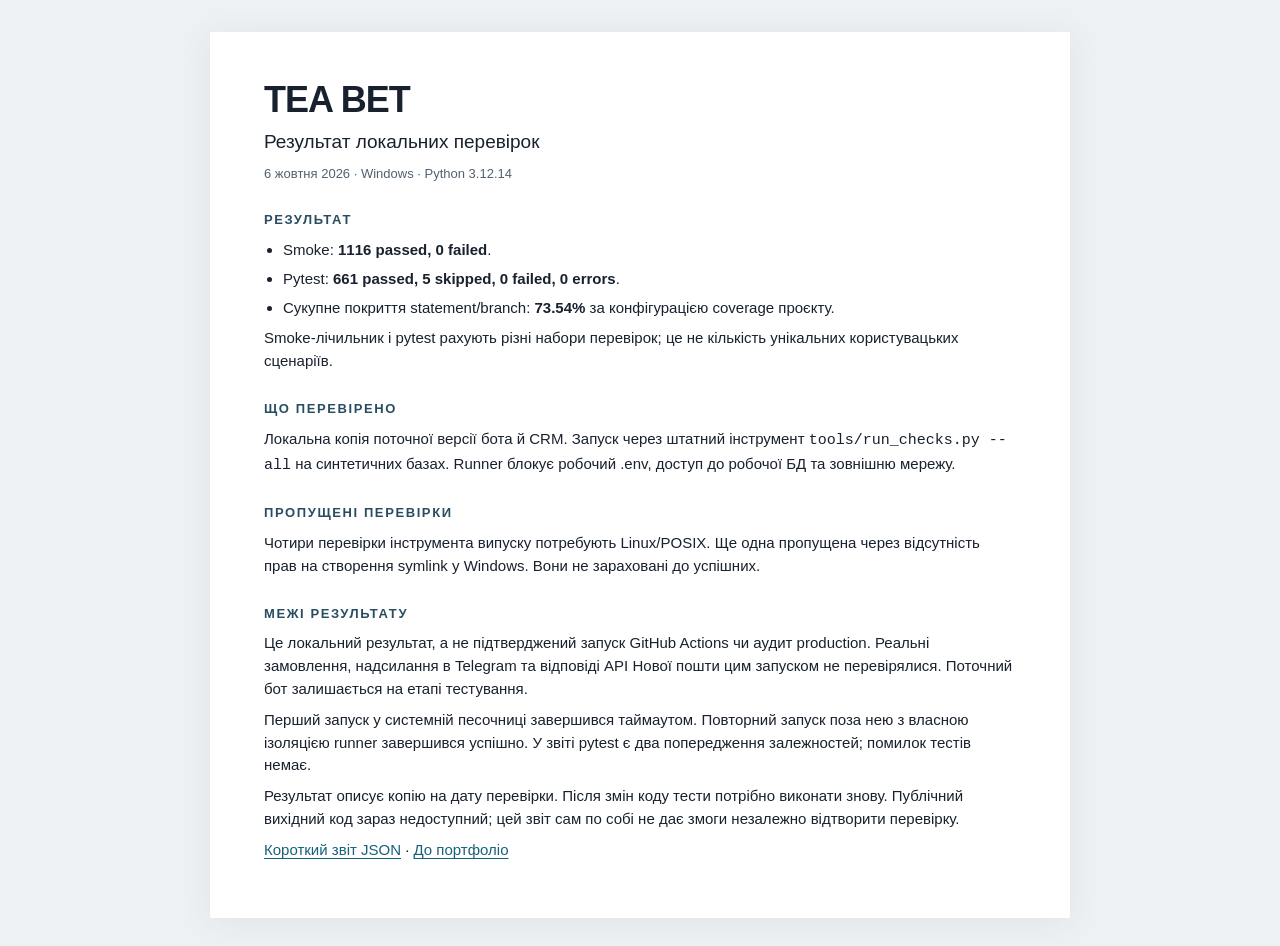
<file: previous-version/verification.html>
<!doctype html><html lang="uk"><head><meta charset="utf-8"><meta name="viewport" content="width=device-width, initial-scale=1"><title>TEA BET — локальні перевірки 2026-10-06</title><style>*{box-sizing:border-box}body{margin:0;background:#eef1f3;color:#18212d;font-family:Arial,sans-serif;font-size:15px;line-height:1.52}.sheet{max-width:860px;margin:32px auto;padding:48px 54px;background:white;box-shadow:0 4px 30px #23344812}h1{font-size:36px;letter-spacing:-1px;line-height:1.1;margin:0 0 8px}h2{font-size:13px;letter-spacing:1.6px;text-transform:uppercase;margin:26px 0 9px;color:#294d60}h3{font-size:17px;margin:18px 0 4px}.role{font-size:19px;margin:0 0 4px}.muted,.meta{color:#526171}.meta{font-size:13px}.contacts{display:flex;flex-wrap:wrap;gap:6px 18px;margin:12px 0 0}p{margin:8px 0}ul{padding-left:19px;margin:8px 0}li{margin:6px 0}a{color:#17617b;text-decoration:underline;text-underline-offset:3px}a:focus-visible,button:focus-visible{outline:3px solid #137991;outline-offset:4px}.toolbar{max-width:860px;margin:24px auto 0;display:flex;flex-wrap:wrap;gap:20px;padding:0 20px}.status{color:#526171;font-size:13px}.project{break-inside:avoid}button{font:inherit;padding:9px 14px;background:white;border:1px solid #a8b7c2;border-radius:6px;cursor:pointer}@media(max-width:600px){.sheet{margin:16px 0;padding:28px 22px}h1{font-size:30px}.toolbar{margin-top:18px}}@media print{@page{size:A4;margin:14mm}.toolbar{display:none}body{background:white;font-size:10.5pt}.sheet{padding:0;margin:0;box-shadow:none;max-width:none}h1{font-size:25pt}h2{margin-top:15px}h3{font-size:12pt}a{color:inherit}.meta,.status{font-size:9pt}li{margin:4px 0}}</style></head><body><main class="sheet"><h1>TEA BET</h1><p class="role">Результат локальних перевірок</p><p class="meta">6 жовтня 2026 · Windows · Python 3.12.14</p><h2>Результат</h2><ul><li>Smoke: <strong>1116 passed, 0 failed</strong>.</li><li>Pytest: <strong>661 passed, 5 skipped, 0 failed, 0 errors</strong>.</li><li>Сукупне покриття statement/branch: <strong>73.54%</strong> за конфігурацією coverage проєкту.</li></ul><p>Smoke-лічильник і pytest рахують різні набори перевірок; це не кількість унікальних користувацьких сценаріїв.</p><h2>Що перевірено</h2><p>Локальна копія поточної версії бота й CRM. Запуск через штатний інструмент <code>tools/run_checks.py --all</code> на синтетичних базах. Runner блокує робочий .env, доступ до робочої БД та зовнішню мережу.</p><h2>Пропущені перевірки</h2><p>Чотири перевірки інструмента випуску потребують Linux/POSIX. Ще одна пропущена через відсутність прав на створення symlink у Windows. Вони не зараховані до успішних.</p><h2>Межі результату</h2><p>Це локальний результат, а не підтверджений запуск GitHub Actions чи аудит production. Реальні замовлення, надсилання в Telegram та відповіді API Нової пошти цим запуском не перевірялися. Поточний бот залишається на етапі тестування.</p><p>Перший запуск у системній песочниці завершився таймаутом. Повторний запуск поза нею з власною ізоляцією runner завершився успішно. У звіті pytest є два попередження залежностей; помилок тестів немає.</p><p>Результат описує копію на дату перевірки. Після змін коду тести потрібно виконати знову. Публічний вихідний код зараз недоступний; цей звіт сам по собі не дає змоги незалежно відтворити перевірку.</p><p><a href="verification-summary.json">Короткий звіт JSON</a> · <a href="index.html#verification">До портфоліо</a></p></main></body></html>
</file>
<file: assets/css/site.css>
/* Hallmark · shape: Stat-Led · genre: modern-minimal · theme: Furrow (deal 2/3, seed light-premium-portfolio-web-e320·263f336e·2026-10-27·r0) · job: hire · draw: 5d3185
 * hero: Stage (swap from Poster: the material is a running product, not a photograph) · nav: edge-aligned (swap from search-led: a portfolio has nothing to search) · footer: mast · imagery: the product (live Mini App, rebuilt admin, two screenshots) · signature: the real n1kotea Mini App running in the hero, its orders landing in the admin below
 * axes: light/grotesk-sans/warm · posture: committed · contrast: pass · fold: pass · v2.0.0 */
/* Hallmark · pre-emit critique: P4 H4 E4 S5 R4 V4 · weakest: P and H, a portfolio argues quietly; the 583 figure leads the hero and every section shows the shop itself instead of describing it */
/* waive 37: Furrow's Red Hat faces have no Cyrillic; Geist and Geist Mono of the same grotesk build carry both languages */
/* answered F4: the hero's second action is .btn--outline (transparent, ink border); the static lint reads the base .btn fill */
/* waive map: Furrow's generated survey map belongs to land records; the notebook card, ruled index and moulded keys carry the theme here */
@import url("./tokens.css");
@import url("./base.css");

:root {
  --hero-app-w: 400px;
  --hero-app-h: clamp(560px, 78vh, 780px);
  --live-h: clamp(460px, 66vh, 640px); --radius-phone: 28px;
  --radius-sheet: 3px;
}

body { font-feature-settings: "ss01"; }
.skip { position: absolute; left: var(--space-md); top: var(--space-md); z-index: var(--z-modal); padding: var(--space-xs) var(--space-md); background: var(--color-ink); color: var(--color-paper-2); border-radius: var(--radius-pill); transform: translateY(-200%); }
.skip:focus-visible { transform: none; }

/* Controls: Furrow's moulded keys */
.btn { display: inline-flex; align-items: center; justify-content: center; min-height: 48px; padding: 0 var(--space-lg); border: var(--rule-hair) solid var(--color-rule); border-radius: var(--radius-pill); background: var(--color-paper-2); color: var(--color-ink); font: 500 var(--text-md)/1 var(--font-body); text-decoration: none; cursor: pointer; box-shadow: inset 0 1px 0 var(--color-sheet), 0 1px 1px var(--color-rule); transition: background-color var(--dur-short) var(--ease-out), transform var(--dur-micro) var(--ease-out); }
.btn:hover { background: var(--color-paper); }
.btn:active { transform: translateY(1px); }
.btn:focus-visible { outline: 2px solid var(--color-focus); outline-offset: 2px; }
.btn--primary { background: var(--color-accent); color: var(--color-accent-ink); border-color: color-mix(in oklab, var(--color-accent) 78%, var(--color-ink)); box-shadow: inset 0 1px 0 color-mix(in oklab, var(--color-sheet) 32%, transparent), inset 0 -1px 0 color-mix(in oklab, var(--color-ink) 10%, transparent); }
.btn--primary:hover { background: color-mix(in oklab, var(--color-accent) 90%, var(--color-ink)); }
.btn--outline { background: transparent; box-shadow: none; border-color: var(--color-ink-2); }
.btn--outline:hover { background: var(--color-paper-2); }
.btn--quiet { min-height: 40px; padding: 0 var(--space-md); font-size: var(--text-sm); }
.btn--text { min-height: 40px; padding: 0; border: 0; background: none; box-shadow: none; color: var(--color-ink); text-decoration: underline; text-underline-offset: 0.2em; }
.btn--text:hover { background: none; color: var(--color-ink-2); }
.btn[disabled] { opacity: 0.55; cursor: not-allowed; }
.link { color: var(--color-ink); text-decoration: underline; text-decoration-color: var(--color-rule); text-underline-offset: 0.2em; transition: text-decoration-color var(--dur-short) var(--ease-out); }
.link:hover { text-decoration-color: var(--color-accent); }
.link:focus-visible, .nav a:focus-visible, .footer a:focus-visible, .contacts a:focus-visible { outline: 2px solid var(--color-focus); outline-offset: 2px; border-radius: 2px; }

/* Nav: edge-aligned, one line */
.nav { position: sticky; top: 0; z-index: var(--z-sticky-nav); background: color-mix(in oklab, var(--color-paper) 92%, transparent); backdrop-filter: blur(10px); border-bottom: var(--rule-hair) solid var(--color-rule); }
.nav__inner { display: flex; align-items: center; gap: var(--space-lg); min-height: 64px; }
.wordmark { font: 600 var(--text-lg)/1 var(--font-display); letter-spacing: -0.02em; text-decoration: none; color: var(--color-ink); margin-right: auto; }
.nav__links { display: flex; gap: var(--space-lg); margin: 0; padding: 0; list-style: none; font-size: var(--text-sm); font-weight: 500; }
.nav__links a { color: var(--color-ink-2); text-decoration: none; }
.nav__links a:hover { color: var(--color-ink); text-decoration: underline; text-decoration-color: var(--color-accent); text-underline-offset: 0.3em; }

/* Hero: Stage, the figure leads, the running shop is the visual */
.hero { padding-block: var(--space-2xl) var(--space-3xl); }
.hero__grid { display: grid; grid-template-columns: minmax(0, 7fr) minmax(0, 5fr); gap: var(--space-3xl); align-items: center; min-height: min(calc(100svh - 64px - var(--space-2xl) - var(--space-3xl)), 820px); }
.hero h1 { max-width: 14ch; font-size: var(--text-display-s); line-height: 1.04; }
.hero__figure { display: block; font-family: var(--font-display); font-size: clamp(6rem, 13vw, 11rem); line-height: 0.86; letter-spacing: -0.05em; margin-bottom: var(--space-sm); }
.hero__words { display: block; }
.hero .lead { margin-top: var(--space-lg); color: var(--color-muted); max-width: 34ch; }
.actions { display: flex; flex-wrap: wrap; gap: var(--space-sm); margin-top: var(--space-xl); }
.hero__app { margin: 0; justify-self: center; width: min(100%, var(--hero-app-w)); }
.app-frame { height: var(--hero-app-h); border-radius: var(--radius-entry); overflow: hidden; background: var(--color-paper-2); box-shadow: 0 0 0 1px var(--color-ink), var(--shadow-lift); }
.app-frame iframe { display: block; width: 100%; height: 100%; border: 0; }
.hero__app figcaption { margin-top: var(--space-md); font-size: var(--text-sm); color: var(--color-muted); text-wrap: pretty; }

/* Shared section rhythm */
.admin, .work, .checks, .services, .contact { padding-block: var(--section-gap-s); }
.work { padding-block: var(--section-gap); }
.head { display: grid; gap: var(--space-md); margin-bottom: var(--space-2xl); }
.head .lead { color: var(--color-muted); }
.head--split { grid-template-columns: minmax(0, 6fr) minmax(0, 5fr); align-items: end; gap: var(--gap-columns); }
section > .container > h2 { margin-bottom: var(--space-2xl); }

/* Admin: the white sheet, the open order as a notebook card */
.admin { background: var(--color-paper-3); }
.crm { display: grid; grid-template-columns: minmax(0, 7fr) minmax(0, 5fr); gap: var(--gap-columns); align-items: start; }
.crm-static { grid-column: 1 / -1; }
.sheet { background: var(--color-sheet); border-radius: var(--radius-sheet); box-shadow: var(--shadow-card); padding: var(--space-lg); min-width: 0; }
.crm__bar { display: flex; flex-wrap: wrap; align-items: center; justify-content: space-between; gap: var(--space-sm); margin-bottom: var(--space-md); }
.crm__title { font: 600 var(--text-title)/1.2 var(--font-display); letter-spacing: -0.02em; margin: 0; }
.seg { display: inline-flex; flex-wrap: wrap; gap: var(--space-3xs); padding: var(--space-3xs); border-radius: var(--radius-pill); background: var(--color-paper-3); }
.seg button { min-height: 36px; padding: 0 var(--space-sm); border: 0; border-radius: 4px; background: none; color: var(--color-ink-2); font-size: var(--text-sm); font-weight: 500; cursor: pointer; transition: background-color var(--dur-short) var(--ease-out); }
.seg button:hover { background: var(--color-paper-2); }
.seg button[aria-pressed="true"] { background: var(--color-paper-2); color: var(--color-ink); box-shadow: 0 0 0 1px var(--color-rule); }
.seg button:focus-visible { outline: 2px solid var(--color-focus); outline-offset: 1px; }
table { width: 100%; border-collapse: collapse; font-size: var(--text-sm); }
th { text-align: left; font-weight: 500; color: var(--color-muted); padding: var(--space-xs) var(--space-xs) var(--space-xs) 0; border-bottom: var(--rule-hair) solid var(--color-ink); white-space: nowrap; }
td { padding: 0 var(--space-xs) 0 0; border-bottom: var(--rule-hair) solid var(--color-rule); height: 56px; vertical-align: middle; }
td.num, th.num { text-align: right; font-family: var(--font-outlier); font-variant-numeric: tabular-nums; }
.crm-static td, .crm-static th { padding-inline-end: var(--space-md); }
.order-row { cursor: pointer; transition: background-color var(--dur-short) var(--ease-out); }
.order-row:hover { background: var(--color-paper); }
.order-row[aria-selected="true"] { background: var(--color-accent-soft); }
.order-row button { all: unset; font-family: var(--font-outlier); font-weight: 500; cursor: pointer; }
.order-row button:focus-visible { outline: 2px solid var(--color-focus); outline-offset: 2px; border-radius: 2px; }
.order-row.is-new td:first-child { box-shadow: inset 3px 0 0 var(--color-accent); padding-left: var(--space-xs); }
.time { color: var(--color-muted); font-size: var(--text-xs); }
.chip { display: inline-block; padding: var(--space-2xs) var(--space-xs); border-radius: 4px; font-size: var(--text-xs); font-weight: 500; background: var(--color-paper-3); color: var(--color-ink); white-space: nowrap; }
.chip--new { background: var(--color-accent-soft); }
.chip--paid { background: var(--color-green-soft); }
.chip--done { background: var(--color-green); color: var(--color-paper-2); }
.chip--cancel { background: var(--color-paper-3); color: var(--color-muted); text-decoration: line-through; }
.empty { padding: var(--space-xl) 0; color: var(--color-muted); }

.entry { border-radius: var(--radius-entry); background: var(--color-paper-2); box-shadow: 0 0 0 1px var(--color-ink), var(--shadow-lift); overflow: hidden; position: sticky; top: 88px; }
.entry__head { display: flex; justify-content: space-between; align-items: baseline; gap: var(--space-sm); padding: var(--space-md) var(--space-lg); background: var(--color-ink); color: var(--color-paper-2); }
.entry__head h3 { font-size: var(--text-title); color: inherit; }
.entry__head .num { font-family: var(--font-outlier); font-size: var(--text-sm); color: var(--color-paper-3); }
.notebook { background: linear-gradient(var(--color-grid) 1px, transparent 1px) 0 0 / 8px 8px, linear-gradient(90deg, var(--color-grid) 1px, transparent 1px) 0 0 / 8px 8px, var(--color-paper-2); }
.cells { display: grid; grid-template-columns: 1fr 1fr; margin: 0; }
.cells > div { padding: var(--space-sm) var(--space-lg); border-bottom: var(--rule-hair) solid var(--color-ink); min-width: 0; }
.cells > div:nth-child(odd) { border-right: var(--rule-hair) solid var(--color-ink); }
.cells .wide { grid-column: 1 / -1; border-right: 0 !important; }
.cells dt { font-size: var(--text-xs); color: var(--color-muted); }
.cells dd { margin: var(--space-2xs) 0 0; font-weight: 500; overflow-wrap: anywhere; }
.cells dd.num { font-family: var(--font-outlier); }
.items { list-style: none; margin: 0; padding: 0; }
.items li { display: flex; justify-content: space-between; gap: var(--space-sm); padding-block: var(--space-2xs); }
.items .num { font-family: var(--font-outlier); white-space: nowrap; }
.entry__actions { display: grid; gap: var(--space-sm); padding: var(--space-lg); background: var(--color-paper-2); }
.entry__actions .row { display: flex; gap: var(--space-sm); flex-wrap: wrap; }
.entry__actions .btn { flex: 1 1 auto; }
.field { position: relative; }
.field label { position: absolute; left: var(--space-md); top: var(--space-xs); font-size: 0.75rem; font-weight: 500; color: var(--color-muted); }
.field input { width: 100%; height: 52px; padding: var(--space-lg) var(--space-md) var(--space-xs); border: var(--rule-hair) solid var(--color-muted); border-radius: var(--radius-pill); background: var(--color-sheet); font-family: var(--font-outlier); font-size: var(--text-md); color: var(--color-ink); }
.field input:focus-visible { outline: 2px solid var(--color-focus); outline-offset: -2px; }
.field input[aria-invalid="true"] { border-color: var(--color-error); }
.error { min-height: 1lh; margin: 0; font-size: var(--text-sm); color: var(--color-error); }
.entry__hint { padding: var(--space-lg); color: var(--color-muted); font-size: var(--text-sm); }

.inbox { grid-column: 1 / -1; }
.inbox__cols { display: grid; grid-template-columns: 1fr 1fr; gap: var(--gap-columns); }
.inbox h3 { max-width: none; font-size: var(--text-md); font-family: var(--font-body); font-weight: 500; letter-spacing: 0; padding-bottom: var(--space-xs); border-bottom: var(--rule-hair) solid var(--color-ink); }
.inbox ol { list-style: none; margin: 0; padding: 0; }
.inbox li { padding: var(--space-sm) 0; border-bottom: var(--rule-hair) solid var(--color-rule); font-size: var(--text-sm); display: grid; gap: var(--space-2xs); }
.inbox li .time { font-family: var(--font-outlier); }
.inbox__empty { color: var(--color-muted); font-size: var(--text-sm); padding-top: var(--space-sm); }
.admin__foot { display: flex; flex-wrap: wrap; gap: var(--space-md) var(--space-xl); align-items: center; justify-content: space-between; margin-top: var(--space-xl); color: var(--color-muted); font-size: var(--text-sm); }
.admin__foot p { max-width: 70ch; }

/* Work: an index, the lead project opened large */
.work-list { list-style: none; margin: 0; padding: 0; border-top: var(--rule-hair) solid var(--color-ink); }
.work-item { display: grid; grid-template-columns: minmax(0, 5fr) minmax(0, 7fr); gap: var(--gap-columns); padding-block: var(--space-xl); border-bottom: var(--rule-hair) solid var(--color-rule); align-items: start; }
.work-item:not(:has(.work-item__shot)) .work-item__text { display: contents; }
.work-item:not(:has(.work-item__shot)) .work-item__text > :not(h3) { grid-column: 2; }
.work-item:not(:has(.work-item__shot)) .work-item__text > h3 { grid-column: 1; grid-row: 1 / span 3; }
.work-item--lead { grid-template-columns: minmax(0, 7fr) minmax(0, 5fr); padding-block: var(--space-2xl); }
.work-item__shot { margin: 0; aspect-ratio: 16 / 10; border-radius: min(1vw, var(--radius-card)); box-shadow: inset 0 0 0 1px var(--color-rule); }
.work-item__image-link { display: block; position: relative; width: 100%; height: 100%; border-radius: inherit; overflow: hidden; cursor: zoom-in; }
.work-item__image-link > img { display: block; width: 100%; height: 100%; object-fit: cover; }
.work-item__image-hint { position: absolute; right: 12px; bottom: 12px; display: grid; place-items: center; width: 36px; height: 36px; border-radius: 50%; background: var(--color-paper); color: var(--color-ink); font-size: 20px; box-shadow: var(--shadow-lift); transition: transform var(--dur-short) var(--ease-out); }
.work-item__image-link:hover .work-item__image-hint { transform: scale(1.1); }
.work-item__image-link:focus-visible { outline: 3px solid var(--color-ink); outline-offset: 4px; }
.image-dialog { width: 100vw; height: 100dvh; max-width: none; max-height: none; padding: 64px 16px 16px; border: 0; background: var(--color-ink); }
.image-dialog[open] { display: grid; grid-template-rows: minmax(0, 1fr); place-items: center; }
.image-dialog::backdrop { background: var(--color-ink); }
.image-dialog img { display: block; max-width: 100%; max-height: 100%; width: auto; height: auto; object-fit: contain; }
.image-dialog__close { position: absolute; top: 12px; right: 16px; padding: 10px 14px; border: 1px solid currentColor; border-radius: 4px; background: var(--color-paper); color: var(--color-ink); cursor: pointer; }
.image-dialog__close:focus-visible { outline: 3px solid var(--color-paper); outline-offset: 3px; }
.work-item__live { aspect-ratio: auto; border-radius: 0; box-shadow: none; }
.live-frame { position: relative; height: var(--live-h); overflow: hidden; border-radius: var(--radius-entry); background: var(--color-paper-2); box-shadow: 0 0 0 1px var(--color-ink), var(--shadow-lift); }
.live-frame iframe { display: block; width: 100%; height: 100%; border: 0; background: var(--color-paper); transition: opacity var(--dur-short) var(--ease-out); }
.live-frame.is-switching iframe { opacity: 0; }
.js .live-frame[data-view="desktop"] iframe { width: var(--live-w, 100%); height: calc(100% / var(--live-scale, 1)); transform: scale(var(--live-scale, 1)); transform-origin: 0 0; }
.live-frame[data-view="phone"] { display: grid; grid-template-columns: minmax(0, 1fr); place-items: center; padding: var(--space-md); background-color: var(--color-ink); background-image: radial-gradient(var(--color-ink-2) 1px, transparent 1.5px); background-size: 18px 18px; }
.live-frame[data-view="phone"] iframe { width: min(390px, 100%); height: 100%; border-radius: var(--radius-phone); box-shadow: 0 0 0 6px var(--color-ink-2), var(--shadow-lift); }
.work-item__live figcaption { display: flex; flex-wrap: wrap; align-items: center; gap: var(--space-sm) var(--space-md); margin-top: var(--space-md); font-size: var(--text-sm); color: var(--color-muted); }
html:not(.js) .work-item__live .seg, html:not(.js) [data-live-open] { display: none; }
.live-dialog { width: min(1440px, calc(100% - 2 * var(--space-lg))); height: calc(100% - 2 * var(--space-lg)); max-width: none; max-height: none; padding: 0; border: 0; border-radius: var(--radius-entry); background: var(--color-paper-2); box-shadow: var(--shadow-lift); overflow: hidden; }
.live-dialog[open] { display: grid; grid-template-rows: auto minmax(0, 1fr); animation: live-in var(--dur-short) var(--ease-out); }
.live-dialog::backdrop { background: var(--color-ink); opacity: 0.6; }
.live-dialog__bar { display: flex; align-items: center; justify-content: space-between; gap: var(--space-md); padding: var(--space-xs) var(--space-xs) var(--space-xs) var(--space-md); border-bottom: var(--rule-hair) solid var(--color-rule); font-size: var(--text-sm); }
.live-dialog iframe { display: block; width: 100%; height: 100%; border: 0; background: var(--color-paper); }
@keyframes live-in { from { opacity: 0; transform: scale(0.98); } }
.work-item__text { display: grid; gap: var(--space-md); align-content: start; }
.work-item__text p { color: var(--color-muted); }
.work-item--lead h3 { font-size: var(--text-2xl); }
.facts { display: grid; gap: 0; margin: 0; border-top: var(--rule-hair) solid var(--color-ink); }
.facts div { display: grid; grid-template-columns: 9rem minmax(0, 1fr); gap: var(--space-md); padding-block: var(--space-xs); border-bottom: var(--rule-hair) solid var(--color-rule); font-size: var(--text-sm); }
.facts dt { color: var(--color-muted); }
.facts dd { margin: 0; }

/* Checks: three figures the release notes give, then what they protect */
.checks { background: var(--color-paper-2); }
.figures { display: grid; grid-template-columns: repeat(3, minmax(0, 1fr)); margin: 0 0 var(--space-2xl); }
.figures div { display: flex; flex-direction: column-reverse; gap: var(--space-xs); padding-inline: var(--space-lg); border-left: var(--rule-hair) solid var(--color-rule); }
.figures div:first-child { padding-left: 0; border-left: 0; }
.figures dd { margin: 0; font: 600 var(--text-display-s)/1 var(--font-display); font-variant-numeric: tabular-nums; letter-spacing: -0.035em; }
.figures dt { color: var(--color-muted); }
.rows { list-style: none; margin: 0; padding: 0; border-top: var(--rule-hair) solid var(--color-ink); }
.rows li { display: grid; grid-template-columns: minmax(0, 5fr) minmax(0, 7fr); gap: var(--gap-columns); padding-block: var(--space-lg); border-bottom: var(--rule-hair) solid var(--color-rule); align-items: baseline; }
.rows p { color: var(--color-muted); }

/* Services: two by two */
.services__grid { list-style: none; margin: 0; padding: 0; display: grid; grid-template-columns: repeat(2, minmax(0, 1fr)); gap: var(--space-2xl) var(--gap-columns); }
.services__grid li { display: grid; gap: var(--space-sm); padding-top: var(--space-lg); border-top: var(--rule-hair) solid var(--color-ink); }
.services__grid p { color: var(--color-muted); max-width: 52ch; }
.services__note { margin-top: var(--space-2xl); color: var(--color-muted); }

/* Contact: the close */
.contact { background: var(--color-ink); color: var(--color-paper-2); }
.contact .lead { color: var(--color-paper-3); margin-top: var(--space-md); }
.contact__grid { display: grid; grid-template-columns: minmax(0, 6fr) minmax(0, 5fr); gap: var(--gap-columns); align-items: end; }
.contact h2 { color: var(--color-paper-2); }
.contacts { margin: 0; border-top: var(--rule-hair) solid var(--color-paper-3); }
.contacts div { display: grid; grid-template-columns: 7rem minmax(0, 1fr); gap: var(--space-md); padding-block: var(--space-sm); border-bottom: var(--rule-hair) solid color-mix(in oklab, var(--color-paper-3) 30%, var(--color-ink)); }
.contacts dt { color: var(--color-paper-3); }
.contacts dd { margin: 0; font-size: var(--text-lead); }
.contacts a { color: var(--color-paper-2); text-decoration: underline; text-decoration-color: color-mix(in oklab, var(--color-paper-3) 40%, var(--color-ink)); text-underline-offset: 0.2em; }
.contacts a:hover { text-decoration-color: var(--color-accent); }

/* Footer: a mast */
.footer { padding-block: var(--space-3xl) var(--space-xl); }
.footer__mast { font: 600 clamp(3rem, 9vw, 8rem)/0.9 var(--font-display); letter-spacing: -0.045em; margin-bottom: var(--space-xl); }
.footer__links { display: flex; flex-wrap: wrap; gap: var(--space-lg); list-style: none; margin: 0 0 var(--space-lg); padding: 0; }
.footer__links a { color: var(--color-ink-2); }
.footer__legal { font-size: var(--text-sm); color: var(--color-muted); }

/* Toast: an order placed in the hero, announced on the page */
.toast { position: fixed; left: 50%; bottom: var(--space-lg); z-index: var(--z-toast); display: flex; gap: var(--space-md); align-items: center; padding: var(--space-sm) var(--space-sm) var(--space-sm) var(--space-lg); border-radius: var(--radius-pill); background: var(--color-ink); color: var(--color-paper-2); box-shadow: var(--shadow-lift); transform: translateX(-50%); transition: opacity var(--dur-long) var(--ease-out), transform var(--dur-long) var(--ease-out); }
.toast[hidden] { display: none; }
.toast.is-hiding { opacity: 0; transform: translate(-50%, 8px); }
.toast a { color: var(--color-ink); background: var(--color-accent); border-radius: 4px; padding: var(--space-xs) var(--space-sm); text-decoration: none; font-weight: 500; }
.toast a:focus-visible { outline: 2px solid var(--color-paper-2); outline-offset: 2px; }

/* One reveal, visible without script */
.js [data-reveal] { opacity: 0; transform: translateY(8px); transition: opacity var(--dur-long) var(--ease-out), transform var(--dur-long) var(--ease-out); transition-delay: calc(var(--i, 0) * 40ms); }
.js [data-reveal].is-in { opacity: 1; transform: none; }
@media (prefers-reduced-motion: reduce) { .js [data-reveal] { opacity: 1; transform: none; transition: none; } }

@media (max-width: 75rem) {
  .crm { grid-template-columns: minmax(0, 1fr); }
  .entry { position: static; }
}
@media (max-width: 60rem) {
  .nav__links li:not(:last-child) { display: none; }
  .hero__grid { grid-template-columns: minmax(0, 1fr); gap: var(--space-xl); min-height: 0; }
  .hero { padding-block: var(--space-xl) var(--space-2xl); }
  .head--split, .contact__grid, .work-item, .work-item--lead, .rows li { grid-template-columns: minmax(0, 1fr); }
  .work-item:not(:has(.work-item__shot)) .work-item__text > h3,
  .work-item:not(:has(.work-item__shot)) .work-item__text > :not(h3) { grid-column: 1; grid-row: auto; }
  .inbox__cols { grid-template-columns: minmax(0, 1fr); }
  .services__grid { grid-template-columns: minmax(0, 1fr); gap: var(--space-xl); }
}
@media (max-width: 40rem) {
  .live-frame[data-view="phone"] { padding: var(--space-xs); }
  .live-dialog { width: 100%; height: 100%; border-radius: 0; }
  .nav .btn--outline { background: transparent; box-shadow: none; border-color: var(--color-ink-2); }
.btn--outline:hover { background: var(--color-paper-2); }
.btn--quiet { display: none; }
  .nav__links li:last-child { display: block; }
  .figures { grid-template-columns: minmax(0, 1fr); gap: var(--space-lg); }
  .figures div { padding-left: 0; border-left: 0; padding-top: var(--space-md); border-top: var(--rule-hair) solid var(--color-rule); }
  .figures div:first-child { border-top: 0; padding-top: 0; }
  :root { --hero-app-h: 640px; }
  .sheet { padding: var(--space-md); }
  .crm-table thead { display: none; }
  .crm-table tr { display: grid; grid-template-columns: auto 1fr auto; gap: var(--space-2xs) var(--space-sm); padding: var(--space-sm) 0; border-bottom: var(--rule-hair) solid var(--color-rule); }
  .crm-table td { height: auto; border: 0; padding: 0; }
  .crm-table td.cust { grid-column: 2; }
  .crm-table td.stat { grid-column: 1 / 3; }
  .cells { grid-template-columns: minmax(0, 1fr); }
  .cells > div:nth-child(odd) { border-right: 0; }
  .contacts dd { font-size: var(--text-md); }
}
</file>
<file: assets/css/portfolio-v2.css>
/* A separate proposal; the published site keeps its original styles. */
:root { --container: 1380px; --gutter: clamp(24px, 5vw, 72px); --color-paper: #f4f0e8; --color-paper-2: #fffdf8; --color-paper-3: #eae5da; --color-ink: #22251f; --color-ink-2: #343a31; --color-muted: #62675e; --color-rule: #d2d2c7; --color-accent: #dc6334; --color-accent-soft: #f5d9ca; --color-accent-ink: #1e241d; }
html { scroll-padding-top: 90px; }
body { background: var(--color-paper); }
.nav { background: rgba(244,240,232,.94); }
.wordmark { font-size: 1.15rem; }
.mark-dot,.honey-mark { color: var(--color-accent); }
.eyebrow { color: var(--color-muted); font: 500 .7rem/1.3 var(--font-outlier); letter-spacing: .08em; text-transform: uppercase; }
.accent { color: #a84927; }
.status-dot { display: inline-block; width: 8px; height: 8px; border-radius: 50%; background: #70856d; margin-right: 10px; }
.intro { padding-top: clamp(60px, 8vw, 112px); }
.intro__grid { display: grid; grid-template-columns: minmax(0, 1.05fr) minmax(0, .95fr); align-items: center; gap: clamp(50px, 7vw, 110px); }
.intro h1 { font-size: clamp(2.7rem, 5.2vw, 5.35rem); line-height: 1.02; letter-spacing: -.055em; max-width: none; overflow-wrap: normal; margin-top: 24px; }
.intro__lead { font-size: clamp(1.1rem, 1.45vw, 1.35rem); line-height: 1.5; max-width: 34ch; color: var(--color-muted); margin-top: 28px; }
.actions .btn { gap: 24px; min-height: 54px; }
.intro__availability { display: flex; gap: 10px; align-items: center; margin-top: 56px; font: 500 .68rem var(--font-outlier); color: var(--color-muted); letter-spacing: .06em; }
.intro__availability span { height: 1px; width: 32px; background: var(--color-accent); }
.feature { display: block; text-decoration: none; background: #273a30; color: #f8f5eb; padding: clamp(20px, 2vw, 28px); border-radius: 6px; overflow: hidden; box-shadow: 0 20px 60px -35px #24372b; }
.feature__top { display: flex; justify-content: space-between; font: 500 .68rem var(--font-outlier); letter-spacing: .08em; color: #c4cfc3; margin-bottom: 22px; }
.feature__image { position: relative; display: block; aspect-ratio: 1.8; overflow: hidden; background: #e5e1d8; border-radius: 3px; cursor: zoom-in; }
.feature__image img { width: 100%; height: 100%; object-fit: cover; object-position: top; transition: transform .5s var(--ease-out); }
.feature:hover .feature__image img { transform: scale(1.025); }
.feature__image:focus-visible { outline: 3px solid #f3b497; outline-offset: 4px; }
.feature__zoom { position: absolute; right: 12px; bottom: 12px; display: grid; place-items: center; width: 38px; height: 38px; border-radius: 50%; color: #22251f; background: #fffdf8; font-size: 1.2rem; box-shadow: 0 2px 12px #0003; }
.feature__link { display: inline-block; margin-top: 18px; color: #f8f5eb; text-decoration-color: #f0aa87; text-underline-offset: 5px; font-size: .9rem; font-weight: 600; }
.feature__bottom { display: flex; gap: 20px; justify-content: space-between; align-items: end; padding-top: 24px; }
.feature__bottom h2 { max-width: 19ch; font-size: clamp(1.6rem, 2.5vw, 2.35rem); line-height: 1.08; }
.feature__bottom p { margin-top: 12px; color: #c4cfc3; max-width: 35ch; font-size: .94rem; }
.feature__arrow { font-size: 1.6rem; color: #f0aa87; }
.intro__bottom { display: flex; justify-content: space-between; gap: 20px; margin-top: clamp(80px, 10vw, 144px); padding-block: 20px; border-top: 1px solid var(--color-rule); color: var(--color-muted); font: .68rem var(--font-outlier); letter-spacing: .06em; }
.project-intro,.honey,.quality { padding-block: clamp(80px, 10vw, 144px); }
.project-intro { background: #fffdf8; }
.section-heading { display: flex; justify-content: space-between; border-bottom: 1px solid var(--color-ink); padding-bottom: 18px; margin-bottom: clamp(60px, 7vw, 104px); color: var(--color-muted); font: .7rem var(--font-outlier); }
.case-heading { display: grid; grid-template-columns: 1fr .75fr; align-items: end; gap: 60px; }
.case-heading h2,.admin-heading h2,.store-copy h2 { font-size: clamp(2.7rem, 5vw, 5rem); letter-spacing: -.055em; line-height: 1; margin-top: 18px; }
.case-heading__lead { font-size: clamp(1.1rem, 1.5vw, 1.4rem); line-height: 1.5; color: var(--color-muted); max-width: 42ch; }
.case-details { display: grid; grid-template-columns: repeat(3,1fr); gap: 36px; margin-top: 68px; }
.case-details > div { border-top: 1px solid var(--color-rule); padding-top: 18px; }
.case-details h3 { font: 500 .7rem var(--font-outlier); letter-spacing: .06em; color: #a84927; margin-bottom: 14px; }
.case-details p,.honey__details p { color: var(--color-ink-2); line-height: 1.6; }
.case-meta { display: flex; justify-content: space-between; flex-wrap: wrap; gap: 18px; margin-top: 48px; padding-block: 18px; border-top: 1px solid var(--color-rule); border-bottom: 1px solid var(--color-rule); font: .76rem/1.5 var(--font-outlier); }
.case-meta span { color: var(--color-muted); }
.case-meta a,.text-link { text-decoration-color: var(--color-accent); text-underline-offset: 5px; font-weight: 600; }
.demo-store { padding-block: clamp(80px, 9vw, 130px); background: #e4e9df; }
.store-grid { display: grid; grid-template-columns: 1fr 1fr; align-items: center; gap: 80px; }
.store-copy { max-width: 520px; }
.store-copy .lead { color: var(--color-muted); margin-top: 24px; }
.store-copy .text-link { display: inline-block; margin-top: 28px; }
.demo-caption { max-width: 38ch; color: var(--color-muted); font-size: .85rem; margin-top: 75px; }
.hero__app figcaption { display: none; }
.admin { background: #ece7dc; }
.admin-heading { display: grid; grid-template-columns: 1fr .75fr; gap: 60px; align-items: end; }
.admin-heading .lead { color: var(--color-muted); }
.demo-steps { list-style: none; display: grid; grid-template-columns: repeat(3,1fr); gap: 0; padding: 0; margin: 50px 0 18px; border-block: 1px solid #ccc9bd; }
.demo-steps li { display: flex; gap: 16px; align-items: baseline; padding: 18px 20px 18px 0; font-weight: 500; }
.demo-steps li span { color: #a84927; font: .7rem var(--font-outlier); }
.example { color: var(--color-muted); font: .8rem var(--font-outlier); margin: 0 0 34px; }
.inbox li:first-child { background: rgba(220,99,52,.08); padding-inline: 10px; border-left: 3px solid var(--color-accent); }
.honey { background: #f6f2e8; }
.honey__details { display: grid; grid-template-columns: 1fr 1fr; gap: 36px; max-width: 950px; margin-top: 52px; }
.honey__live { margin-top: 46px; }
.live-warning { display: flex; align-items: center; gap: 12px; background: #f9dfc9; color: #54321f; padding: 15px 18px; border-left: 4px solid #b95328; margin-bottom: 16px; }
.live-warning span { display: grid; place-items: center; flex: none; width: 24px; height: 24px; border: 1px solid currentColor; border-radius: 50%; font-weight: 700; }
.live-dialog__bar strong { font-size: .85rem; color: #6c371f; }
.quality { background: #e2e7df; }
.quality__grid { display: grid; grid-template-columns: repeat(3,1fr); gap: 36px; margin-top: 72px; }
.quality__grid article { border-top: 1px solid #9fa99c; padding-top: 20px; }
.quality__grid article > span { color: #a84927; font: .7rem var(--font-outlier); }
.quality__grid h3 { margin-top: 28px; }
.quality__grid p { color: var(--color-muted); margin-top: 14px; }
.quality__note { border-top: 1px solid #bdc5ba; padding-top: 20px; margin-top: 60px; color: var(--color-muted); font-size: .9rem; max-width: 80ch !important; }
.quality__note a { color: var(--color-ink); }
.services { background: #fffdf8; }
.services__grid { margin-top: 65px; }
.services__note { border-left: 3px solid var(--color-accent); padding-left: 16px; }
.contact { background: #26372d; }
.contact__eyebrow { color: #c7d2c5; margin-bottom: 20px; }
.contact h2 { font-size: clamp(2.8rem, 5vw, 5rem); max-width: 13ch; }
.contact__button { margin-top: 36px; }
.contact .lead { color: #d0d9cc; }
.contacts div { border-color: #687c6e; }
.contacts dt { color: #d0d9cc; }
.footer { background: #f4f0e8; }
@media(max-width: 60rem) { .intro__grid,.store-grid,.case-heading,.admin-heading { grid-template-columns: 1fr; gap: 34px; } .intro__grid { gap: 58px; } .intro h1 { font-size: clamp(2.7rem, 7vw, 5rem); } .feature { max-width: 720px; } .case-details,.quality__grid { gap: 24px; } .hero__app { width: min(100%, 400px); } .demo-caption { margin-top: 28px; } .contact__grid { gap: 55px; } }
@media(max-width: 40rem) { :root { --gutter: 20px; } .intro { padding-top: 50px; } .intro h1 { font-size: clamp(2.15rem, 8.4vw, 3.35rem); } .intro__availability { margin-top: 36px; } .intro__bottom { margin-top: 72px; } .intro__bottom span:last-child { display: none; } .case-details,.quality__grid,.honey__details,.demo-steps { grid-template-columns: 1fr; } .case-details,.quality__grid { margin-top: 44px; } .demo-steps li { padding-block: 12px; } .demo-steps li + li { border-top: 1px solid #d2cec3; } .case-heading h2,.admin-heading h2,.store-copy h2 { font-size: clamp(2.6rem, 10vw, 3.8rem); } .quality__grid h3 { margin-top: 14px; } .live-dialog__bar { align-items: flex-start; } .contacts div { grid-template-columns: 5rem minmax(0,1fr); } }
</file>
<file: homy/style.css>
@import url('https://fonts.googleapis.com/css2?family=DM+Sans:wght@400;500;600;700&family=Manrope:wght@400;500;600;700&family=Cormorant+Garamond:ital,wght@0,400;0,500;0,600;1,400;1,500&display=swap');
:root{--paper:#f7f5ef;--ink:#2f3329;--muted:#74786b;--line:#dcded3;--serif:'Cormorant Garamond',Georgia,serif;--sans:'Manrope','DM Sans',Arial,sans-serif}*{box-sizing:border-box}html{scroll-behavior:smooth;scroll-padding-top:30px}body{margin:0;background:var(--paper);color:var(--ink);font-family:var(--sans);font-size:14px}a{color:inherit;text-decoration:none}button{font:inherit}button,a,summary{-webkit-tap-highlight-color:transparent}a:focus-visible,button:focus-visible,summary:focus-visible{outline:2px solid #8c593c;outline-offset:5px}.wrap{max-width:1400px;width:calc(100% - 112px);margin-inline:auto}.concept-bar{padding:10px 24px;text-align:center;background:#3b4436;color:#f7f5ef;font-size:9px;letter-spacing:1.7px}.concept-bar span{margin-left:22px;opacity:.72;letter-spacing:.6px}.header{height:102px;display:flex;align-items:center;justify-content:space-between}.logo{font-family:var(--serif);font-weight:600;font-size:51px;letter-spacing:-3px;line-height:1}.logo span{display:inline-block;font-size:28px;vertical-align:top;line-height:1.6;margin-left:4px;color:#8d674e}.header nav{display:flex;gap:34px;font-size:12px}.header nav a:hover,.text-link:hover{color:#8b654b}.shop-link{font-size:12px;border-bottom:1px solid var(--ink);padding-bottom:8px}.shop-link span{margin-left:27px}.menu-button{display:none}.hero{display:grid;grid-template-columns:1fr 1.04fr;min-height:620px;margin-top:14px}.hero-copy{padding:52px 40px 0 0;display:flex;align-items:flex-start;flex-direction:column}.eyebrow{font-size:9px;font-weight:600;letter-spacing:2px;margin:0 0 25px;line-height:1.7}.eyebrow>span{display:inline-block;height:5px;width:5px;background:#899378;border-radius:50%;vertical-align:middle;margin-right:8px}h1,h2,h3,p{margin-top:0}h1,h2,h3{font-family:var(--serif);font-weight:400}h1{font-size:clamp(52px,5.25vw,80px);line-height:1.02;letter-spacing:-2px;margin-bottom:25px}em{font-weight:400;color:#7c806c}h1 em{color:#81856f}.hero-description{font-size:13px;line-height:1.9;max-width:345px;color:#76786e;margin-bottom:29px}.button{display:inline-flex;justify-content:space-between;align-items:center;gap:40px;min-height:52px;padding:17px 23px;font-size:11px;font-weight:500;transition:background .2s,transform .2s}.button:hover{background:#525d45;transform:translateY(-2px)}.dark{background:var(--ink);color:var(--paper)}.button span{font-size:19px}.text-link{font-size:11px;border-bottom:1px solid #bcc0b1;padding-bottom:8px;display:inline-flex;align-items:center;gap:20px;line-height:1.8}.hero-copy>.text-link{margin-top:22px;font-size:10px;color:#727668}.hero-meta{display:flex;justify-content:space-between;gap:20px;font-size:8px;letter-spacing:1px;width:100%;margin-top:auto;padding:35px 0 14px;color:#919387}.hero-visual{position:relative;min-height:620px;background:#ddd3c4}.hero-visual>img{width:100%;height:100%;position:absolute;object-fit:cover;object-position:62% center}.image-note{position:absolute;top:17px;left:20px;font-size:9px;color:#fff;text-shadow:0 1px 4px #333}.image-caption{position:absolute;bottom:0;left:0;right:0;display:flex;justify-content:space-between;padding:23px;color:#fff;background:linear-gradient(transparent,#302a205c);font-size:10px}.image-caption span:last-child{font-size:8px;letter-spacing:1.3px}.round-seal{border:1px solid #cfceba;background:#eeeede;color:#5a614a;width:106px;height:106px;position:absolute;left:-53px;bottom:65px;border-radius:50%;display:flex;justify-content:center;align-items:center;flex-direction:column;font-size:9px;letter-spacing:1px;transform:rotate(-11deg)}.round-seal i{font-family:var(--serif);font-size:23px}.round-seal span{font-size:21px}.values{display:flex;align-items:center;justify-content:space-between;gap:10px;padding:34px 0;border-bottom:1px solid var(--line);font-size:10px;color:#707565}.values i{font-size:17px;font-style:normal;color:#a7ad98}.collections{padding:87px 0 85px}.section-heading{display:flex;align-items:flex-end;justify-content:space-between;margin-bottom:32px;gap:22px}.section-heading .eyebrow{margin-bottom:13px}h2{font-size:44px;line-height:1.1;letter-spacing:-1px;margin-bottom:0}.collection-grid{display:grid;grid-template-columns:repeat(3,1fr);gap:20px}.collection{padding:25px 29px 30px;display:block;transition:transform .25s}.collection:hover{transform:translateY(-5px)}.clay{background:#e9ded2}.sand{background:#e9e6dc}.sage{background:#e0e5d9}.card-top{display:flex;justify-content:space-between;font-size:8px;letter-spacing:1.3px}.card-top span:last-child{font-size:18px}.motif{height:155px;margin:8px 0 14px}.motif svg{width:100%;height:100%;fill:none;stroke:#6f725f;stroke-width:1.4}.incense svg{stroke:#956f51}.smoke{opacity:.6}.collection h3{font-size:30px;margin-bottom:8px}.collection p{font-size:10px;color:#747868;margin:0;line-height:1.6}.aroma-section{background:#e8ebdf}.aroma-inner{padding-block:73px;display:grid;grid-template-columns:1fr 1fr;gap:8%}.aroma-intro{position:relative}.aroma-intro h2{font-size:66px;line-height:.98}.aroma-intro>p:not(.eyebrow){max-width:310px;line-height:1.9;font-size:12px;color:#727965;margin-top:27px}.aroma-decoration{font-size:85px;color:#b7bea8;line-height:1;display:inline-block;margin-top:30px}.picker-label{font-size:9px;letter-spacing:1.7px;margin:7px 0 21px}.aroma-options{display:grid;grid-template-columns:1fr 1fr;gap:10px}.aroma-options button{border:1px solid #c8cebb;background:transparent;display:flex;justify-content:space-between;text-align:left;padding:19px 20px;cursor:pointer;font-size:12px;color:#4f5942}.aroma-options button:hover{background:#dbe1ce}.aroma-options button.active{background:#404a36;color:#faf9f3;border-color:#404a36}.scent-result{margin-top:29px;border-top:1px solid #cbd0bf;padding-top:24px}.result-kicker{font-size:8px;letter-spacing:1.8px;color:#707a62}.scent-result h3{font-size:33px;margin:11px 0 10px}.scent-result p{font-size:12px;color:#6b755f;line-height:1.85;min-height:45px;max-width:370px}.scent-result .text-link{margin-top:5px}.picker-note{font-size:9px;line-height:1.7;color:#707965;margin:20px 0 0;max-width:330px}.about{display:grid;grid-template-columns:1fr 1fr;gap:10%;align-items:center;padding-block:95px}.about-image{position:relative;height:400px;overflow:hidden}.about-image img{width:100%;height:100%;object-fit:cover;object-position:22% center;filter:saturate(.65)}.about-image>span{position:absolute;bottom:23px;left:23px;color:#fff;letter-spacing:2px;font-size:9px}.about-copy h2{font-size:58px;margin-bottom:25px}.about-copy p:not(.eyebrow){font-size:12px;color:#74796b;line-height:2;max-width:350px}.about-copy .text-link{margin-top:12px}.faq{border-top:1px solid var(--line);display:grid;grid-template-columns:1fr 1fr;gap:10%;padding-top:55px;padding-bottom:70px}.faq h2{font-size:41px;max-width:330px}.faq .eyebrow{margin-bottom:13px}details{border-bottom:1px solid var(--line)}summary{display:flex;justify-content:space-between;gap:15px;font-size:12px;padding:20px 0;cursor:pointer;list-style:none}summary::-webkit-details-marker{display:none}summary span{font-size:20px;color:#7d856d;line-height:1}details[open] summary span{transform:rotate(45deg)}details p{font-size:11px;color:#74796b;line-height:1.9;max-width:440px;margin-bottom:20px}details p a{text-decoration:underline}.closing{padding-block:65px 76px;text-align:center;border-top:1px solid var(--line)}.closing .eyebrow{margin-bottom:20px}.closing h2{font-size:53px;margin-bottom:30px}.closing .button{min-width:240px}footer{border-top:1px solid var(--line);padding-block:35px;display:flex;align-items:center;justify-content:space-between;gap:30px}footer .logo{font-size:42px}footer p{font-size:8px;letter-spacing:1px;line-height:2;color:#6c7362;margin:0}footer p span{letter-spacing:0;color:#7d8274}footer>a:last-child{font-size:10px}@media(min-width:1600px){.hero{min-height:680px}.hero-visual{min-height:680px}}@media(max-width:1100px){.wrap{width:calc(100% - 64px)}.header nav{gap:20px}.hero-copy{padding-top:32px;padding-right:25px}.hero,.hero-visual{min-height:580px}h1{font-size:57px}.hero-meta{font-size:7px}.round-seal{width:86px;height:86px;left:-43px;bottom:55px}.values{font-size:9px}.collection{padding:20px}.collection h3{font-size:27px}.aroma-inner{gap:6%}.about{gap:7%}.about-copy h2{font-size:49px}.section-heading h2{font-size:39px}}@media(max-width:760px){.wrap{width:calc(100% - 40px)}.concept-bar{font-size:8px;letter-spacing:1px;padding:8px}.concept-bar span{display:none}.header{height:80px;position:relative}.logo{font-size:43px}.logo span{font-size:24px}.header nav{display:none;position:absolute;top:72px;left:-20px;right:-20px;z-index:5;background:var(--paper);padding:25px;box-shadow:0 15px 20px #0001;flex-direction:column;gap:23px}.header nav.open{display:flex}.shop-link{margin-left:auto;margin-right:22px;font-size:10px}.shop-link span{margin-left:12px}.menu-button{display:block;background:none;border:0;font-size:21px;padding:8px;color:var(--ink)}.hero{grid-template-columns:1fr;margin-top:0}.hero-copy{padding:28px 0 0}.hero .eyebrow{font-size:8px;margin-bottom:20px}h1{font-size:61px;letter-spacing:-1.5px;line-height:1}.hero-description{max-width:330px;font-size:12px;margin-bottom:24px}.button{font-size:11px;min-height:50px}.hero-copy>.text-link{margin-top:18px}.hero-meta{padding:28px 0 16px;font-size:7px}.hero-visual{height:420px;min-height:0;margin-top:4px}.hero-visual>img{object-position:62% center}.round-seal{left:auto;right:15px;top:-40px;bottom:auto;width:80px;height:80px}.round-seal i{font-size:19px}.round-seal span{font-size:17px}.round-seal{font-size:8px}.values{display:grid;grid-template-columns:1fr 1fr;gap:18px 12px;padding:25px 0;font-size:9px}.values i{display:none}.values span:before{content:'✳';margin-right:8px;color:#9da78b}.collections{padding-block:50px}.section-heading{display:block}.section-heading .text-link{margin-top:20px}h2,.section-heading h2{font-size:39px}.collection-grid{grid-template-columns:1fr;gap:12px}.collection{position:relative;min-height:190px;padding:23px;overflow:hidden}.motif{position:absolute;width:160px;height:130px;right:8px;top:25px;margin:0;opacity:.8}.collection h3{font-size:30px;margin-top:60px;position:relative}.collection p{font-size:10px;max-width:220px;position:relative}.aroma-inner{padding-block:48px;grid-template-columns:1fr;gap:25px}.aroma-intro h2{font-size:57px}.aroma-intro>p:not(.eyebrow){max-width:320px}.aroma-decoration{position:absolute;right:0;top:30px;font-size:65px;opacity:.7}.aroma-options button{padding:18px}.aroma-picker .picker-label{font-size:8px}.scent-result h3{font-size:32px}.scent-result p{min-height:45px}.about{padding-block:55px;grid-template-columns:1fr;gap:34px}.about-image{height:300px}.about-copy h2{font-size:49px}.about-copy p:not(.eyebrow){max-width:none}.faq{grid-template-columns:1fr;gap:22px;padding-block:35px 45px}.faq h2{max-width:300px;font-size:39px}.closing{padding-block:45px 50px}.closing h2{font-size:40px}footer{align-items:flex-start;flex-wrap:wrap;padding-block:28px;gap:23px}footer p{order:3;width:100%;font-size:8px}footer>a:last-child{margin-left:auto;margin-top:8px}}@media(prefers-reduced-motion:reduce){html{scroll-behavior:auto}*{transition:none!important}}
</file>
<file: homy/products.css>
[hidden]{display:none!important}.products{padding-top:77px;padding-bottom:65px;border-bottom:1px solid var(--line)}.selection-note{font-size:11px;line-height:1.9;color:#727767;margin:0 0 3px}.product-filters{display:flex;gap:9px;flex-wrap:wrap;margin-top:34px}.product-filters button{border:1px solid #cdd2c1;background:transparent;padding:11px 18px;color:#5b644d;cursor:pointer;font-size:11px}.product-filters button:hover{background:#e8ebdf}.product-filters button.active{background:#3b4436;color:#f7f5ef;border-color:#3b4436}.product-count{font-size:9px;color:#787e6d;margin:21px 0 15px}.product-grid{display:grid;grid-template-columns:repeat(3,1fr);gap:35px 22px;align-items:start}.product-image{background:#fff;position:relative;height:260px;display:flex;align-items:center;justify-content:center;border:1px solid #e7e8e0}.product-image img{width:78%;height:84%;object-fit:contain;transition:transform .25s}.product-card a:hover .product-image img{transform:scale(1.04)}.product-image>span{position:absolute;right:16px;top:15px;font-size:20px;color:#7a806b}.product-brand{font-size:8px;letter-spacing:1.3px;margin:18px 0 9px;color:#818773}.product-card h3{font-size:30px;margin:0 0 13px}.product-action{font-size:10px;color:#737a64;display:flex;justify-content:space-between;border-bottom:1px solid #d9ddcf;padding-bottom:10px;margin:0}.source-note{font-size:9px;color:#7d8371;line-height:1.8;margin:30px 0 0;max-width:600px}footer p a{text-decoration:underline}@media(max-width:760px){.products{padding-top:45px;padding-bottom:45px}.selection-note{margin-top:20px;font-size:10px}.product-filters{gap:7px;margin-top:24px}.product-filters button{padding:10px 13px;font-size:10px}.product-grid{grid-template-columns:repeat(2,minmax(0,1fr));gap:24px 12px}.product-image{height:170px}.product-image img{width:90%;height:82%}.product-image>span{right:10px;top:10px;font-size:16px}.product-brand{font-size:7px;letter-spacing:.5px;margin-top:13px;line-height:1.6}.product-card h3{font-size:24px;line-height:1.05;min-height:51px;margin-bottom:10px}.product-action{font-size:9px;gap:7px;line-height:1.5}.source-note{font-size:8px}.products .section-heading h2{font-size:39px}}@media(max-width:359px){.product-grid{grid-template-columns:1fr}.product-card h3{min-height:0}.product-image{height:220px}}
</file>
<file: previous-version/assets/css/site.css>
/* Hallmark · shape: Stat-Led · genre: modern-minimal · theme: Furrow (deal 2/3, seed light-premium-portfolio-web-e320·263f336e·2026-10-27·r0) · job: hire · draw: 5d3185
 * hero: Stage (swap from Poster: the material is a running product, not a photograph) · nav: edge-aligned (swap from search-led: a portfolio has nothing to search) · footer: mast · imagery: the product (live Mini App, rebuilt admin, two screenshots) · signature: the real n1kotea Mini App running in the hero, its orders landing in the admin below
 * axes: light/grotesk-sans/warm · posture: committed · contrast: pass · fold: pass · v2.0.0 */
/* Hallmark · pre-emit critique: P4 H4 E4 S5 R4 V4 · weakest: P and H, a portfolio argues quietly; the 583 figure leads the hero and every section shows the shop itself instead of describing it */
/* waive 37: Furrow's Red Hat faces have no Cyrillic; Geist and Geist Mono of the same grotesk build carry both languages */
/* answered F4: the hero's second action is .btn--outline (transparent, ink border); the static lint reads the base .btn fill */
/* waive map: Furrow's generated survey map belongs to land records; the notebook card, ruled index and moulded keys carry the theme here */
@import url("./tokens.css");
@import url("./base.css");

:root {
  --hero-app-w: 400px;
  --hero-app-h: clamp(560px, 78vh, 780px);
  --live-h: clamp(460px, 66vh, 640px); --radius-phone: 28px;
  --radius-sheet: 3px;
}

body { font-feature-settings: "ss01"; }
.skip { position: absolute; left: var(--space-md); top: var(--space-md); z-index: var(--z-modal); padding: var(--space-xs) var(--space-md); background: var(--color-ink); color: var(--color-paper-2); border-radius: var(--radius-pill); transform: translateY(-200%); }
.skip:focus-visible { transform: none; }

/* Controls: Furrow's moulded keys */
.btn { display: inline-flex; align-items: center; justify-content: center; min-height: 48px; padding: 0 var(--space-lg); border: var(--rule-hair) solid var(--color-rule); border-radius: var(--radius-pill); background: var(--color-paper-2); color: var(--color-ink); font: 500 var(--text-md)/1 var(--font-body); text-decoration: none; cursor: pointer; box-shadow: inset 0 1px 0 var(--color-sheet), 0 1px 1px var(--color-rule); transition: background-color var(--dur-short) var(--ease-out), transform var(--dur-micro) var(--ease-out); }
.btn:hover { background: var(--color-paper); }
.btn:active { transform: translateY(1px); }
.btn:focus-visible { outline: 2px solid var(--color-focus); outline-offset: 2px; }
.btn--primary { background: var(--color-accent); color: var(--color-accent-ink); border-color: color-mix(in oklab, var(--color-accent) 78%, var(--color-ink)); box-shadow: inset 0 1px 0 color-mix(in oklab, var(--color-sheet) 32%, transparent), inset 0 -1px 0 color-mix(in oklab, var(--color-ink) 10%, transparent); }
.btn--primary:hover { background: color-mix(in oklab, var(--color-accent) 90%, var(--color-ink)); }
.btn--outline { background: transparent; box-shadow: none; border-color: var(--color-ink-2); }
.btn--outline:hover { background: var(--color-paper-2); }
.btn--quiet { min-height: 40px; padding: 0 var(--space-md); font-size: var(--text-sm); }
.btn--text { min-height: 40px; padding: 0; border: 0; background: none; box-shadow: none; color: var(--color-ink); text-decoration: underline; text-underline-offset: 0.2em; }
.btn--text:hover { background: none; color: var(--color-ink-2); }
.btn[disabled] { opacity: 0.55; cursor: not-allowed; }
.link { color: var(--color-ink); text-decoration: underline; text-decoration-color: var(--color-rule); text-underline-offset: 0.2em; transition: text-decoration-color var(--dur-short) var(--ease-out); }
.link:hover { text-decoration-color: var(--color-accent); }
.link:focus-visible, .nav a:focus-visible, .footer a:focus-visible, .contacts a:focus-visible { outline: 2px solid var(--color-focus); outline-offset: 2px; border-radius: 2px; }

/* Nav: edge-aligned, one line */
.nav { position: sticky; top: 0; z-index: var(--z-sticky-nav); background: color-mix(in oklab, var(--color-paper) 92%, transparent); backdrop-filter: blur(10px); border-bottom: var(--rule-hair) solid var(--color-rule); }
.nav__inner { display: flex; align-items: center; gap: var(--space-lg); min-height: 64px; }
.wordmark { font: 600 var(--text-lg)/1 var(--font-display); letter-spacing: -0.02em; text-decoration: none; color: var(--color-ink); margin-right: auto; }
.nav__links { display: flex; gap: var(--space-lg); margin: 0; padding: 0; list-style: none; font-size: var(--text-sm); font-weight: 500; }
.nav__links a { color: var(--color-ink-2); text-decoration: none; }
.nav__links a:hover { color: var(--color-ink); text-decoration: underline; text-decoration-color: var(--color-accent); text-underline-offset: 0.3em; }

/* Hero: Stage, the figure leads, the running shop is the visual */
.hero { padding-block: var(--space-2xl) var(--space-3xl); }
.hero__grid { display: grid; grid-template-columns: minmax(0, 7fr) minmax(0, 5fr); gap: var(--space-3xl); align-items: center; min-height: min(calc(100svh - 64px - var(--space-2xl) - var(--space-3xl)), 820px); }
.hero h1 { max-width: 14ch; font-size: var(--text-display-s); line-height: 1.04; }
.hero__figure { display: block; font-family: var(--font-display); font-size: clamp(6rem, 13vw, 11rem); line-height: 0.86; letter-spacing: -0.05em; margin-bottom: var(--space-sm); }
.hero__words { display: block; }
.hero .lead { margin-top: var(--space-lg); color: var(--color-muted); max-width: 34ch; }
.actions { display: flex; flex-wrap: wrap; gap: var(--space-sm); margin-top: var(--space-xl); }
.hero__app { margin: 0; justify-self: center; width: min(100%, var(--hero-app-w)); }
.app-frame { height: var(--hero-app-h); border-radius: var(--radius-entry); overflow: hidden; background: var(--color-paper-2); box-shadow: 0 0 0 1px var(--color-ink), var(--shadow-lift); }
.app-frame iframe { display: block; width: 100%; height: 100%; border: 0; }
.hero__app figcaption { margin-top: var(--space-md); font-size: var(--text-sm); color: var(--color-muted); text-wrap: pretty; }

/* Shared section rhythm */
.admin, .work, .checks, .services, .contact { padding-block: var(--section-gap-s); }
.work { padding-block: var(--section-gap); }
.head { display: grid; gap: var(--space-md); margin-bottom: var(--space-2xl); }
.head .lead { color: var(--color-muted); }
.head--split { grid-template-columns: minmax(0, 6fr) minmax(0, 5fr); align-items: end; gap: var(--gap-columns); }
section > .container > h2 { margin-bottom: var(--space-2xl); }

/* Admin: the white sheet, the open order as a notebook card */
.admin { background: var(--color-paper-3); }
.crm { display: grid; grid-template-columns: minmax(0, 7fr) minmax(0, 5fr); gap: var(--gap-columns); align-items: start; }
.crm-static { grid-column: 1 / -1; }
.sheet { background: var(--color-sheet); border-radius: var(--radius-sheet); box-shadow: var(--shadow-card); padding: var(--space-lg); min-width: 0; }
.crm__bar { display: flex; flex-wrap: wrap; align-items: center; justify-content: space-between; gap: var(--space-sm); margin-bottom: var(--space-md); }
.crm__title { font: 600 var(--text-title)/1.2 var(--font-display); letter-spacing: -0.02em; margin: 0; }
.seg { display: inline-flex; flex-wrap: wrap; gap: var(--space-3xs); padding: var(--space-3xs); border-radius: var(--radius-pill); background: var(--color-paper-3); }
.seg button { min-height: 36px; padding: 0 var(--space-sm); border: 0; border-radius: 4px; background: none; color: var(--color-ink-2); font-size: var(--text-sm); font-weight: 500; cursor: pointer; transition: background-color var(--dur-short) var(--ease-out); }
.seg button:hover { background: var(--color-paper-2); }
.seg button[aria-pressed="true"] { background: var(--color-paper-2); color: var(--color-ink); box-shadow: 0 0 0 1px var(--color-rule); }
.seg button:focus-visible { outline: 2px solid var(--color-focus); outline-offset: 1px; }
table { width: 100%; border-collapse: collapse; font-size: var(--text-sm); }
th { text-align: left; font-weight: 500; color: var(--color-muted); padding: var(--space-xs) var(--space-xs) var(--space-xs) 0; border-bottom: var(--rule-hair) solid var(--color-ink); white-space: nowrap; }
td { padding: 0 var(--space-xs) 0 0; border-bottom: var(--rule-hair) solid var(--color-rule); height: 56px; vertical-align: middle; }
td.num, th.num { text-align: right; font-family: var(--font-outlier); font-variant-numeric: tabular-nums; }
.crm-static td, .crm-static th { padding-inline-end: var(--space-md); }
.order-row { cursor: pointer; transition: background-color var(--dur-short) var(--ease-out); }
.order-row:hover { background: var(--color-paper); }
.order-row[aria-selected="true"] { background: var(--color-accent-soft); }
.order-row button { all: unset; font-family: var(--font-outlier); font-weight: 500; cursor: pointer; }
.order-row button:focus-visible { outline: 2px solid var(--color-focus); outline-offset: 2px; border-radius: 2px; }
.order-row.is-new td:first-child { box-shadow: inset 3px 0 0 var(--color-accent); padding-left: var(--space-xs); }
.time { color: var(--color-muted); font-size: var(--text-xs); }
.chip { display: inline-block; padding: var(--space-2xs) var(--space-xs); border-radius: 4px; font-size: var(--text-xs); font-weight: 500; background: var(--color-paper-3); color: var(--color-ink); white-space: nowrap; }
.chip--new { background: var(--color-accent-soft); }
.chip--paid { background: var(--color-green-soft); }
.chip--done { background: var(--color-green); color: var(--color-paper-2); }
.chip--cancel { background: var(--color-paper-3); color: var(--color-muted); text-decoration: line-through; }
.empty { padding: var(--space-xl) 0; color: var(--color-muted); }

.entry { border-radius: var(--radius-entry); background: var(--color-paper-2); box-shadow: 0 0 0 1px var(--color-ink), var(--shadow-lift); overflow: hidden; position: sticky; top: 88px; }
.entry__head { display: flex; justify-content: space-between; align-items: baseline; gap: var(--space-sm); padding: var(--space-md) var(--space-lg); background: var(--color-ink); color: var(--color-paper-2); }
.entry__head h3 { font-size: var(--text-title); color: inherit; }
.entry__head .num { font-family: var(--font-outlier); font-size: var(--text-sm); color: var(--color-paper-3); }
.notebook { background: linear-gradient(var(--color-grid) 1px, transparent 1px) 0 0 / 8px 8px, linear-gradient(90deg, var(--color-grid) 1px, transparent 1px) 0 0 / 8px 8px, var(--color-paper-2); }
.cells { display: grid; grid-template-columns: 1fr 1fr; margin: 0; }
.cells > div { padding: var(--space-sm) var(--space-lg); border-bottom: var(--rule-hair) solid var(--color-ink); min-width: 0; }
.cells > div:nth-child(odd) { border-right: var(--rule-hair) solid var(--color-ink); }
.cells .wide { grid-column: 1 / -1; border-right: 0 !important; }
.cells dt { font-size: var(--text-xs); color: var(--color-muted); }
.cells dd { margin: var(--space-2xs) 0 0; font-weight: 500; overflow-wrap: anywhere; }
.cells dd.num { font-family: var(--font-outlier); }
.items { list-style: none; margin: 0; padding: 0; }
.items li { display: flex; justify-content: space-between; gap: var(--space-sm); padding-block: var(--space-2xs); }
.items .num { font-family: var(--font-outlier); white-space: nowrap; }
.entry__actions { display: grid; gap: var(--space-sm); padding: var(--space-lg); background: var(--color-paper-2); }
.entry__actions .row { display: flex; gap: var(--space-sm); flex-wrap: wrap; }
.entry__actions .btn { flex: 1 1 auto; }
.field { position: relative; }
.field label { position: absolute; left: var(--space-md); top: var(--space-xs); font-size: 0.75rem; font-weight: 500; color: var(--color-muted); }
.field input { width: 100%; height: 52px; padding: var(--space-lg) var(--space-md) var(--space-xs); border: var(--rule-hair) solid var(--color-muted); border-radius: var(--radius-pill); background: var(--color-sheet); font-family: var(--font-outlier); font-size: var(--text-md); color: var(--color-ink); }
.field input:focus-visible { outline: 2px solid var(--color-focus); outline-offset: -2px; }
.field input[aria-invalid="true"] { border-color: var(--color-error); }
.error { min-height: 1lh; margin: 0; font-size: var(--text-sm); color: var(--color-error); }
.entry__hint { padding: var(--space-lg); color: var(--color-muted); font-size: var(--text-sm); }

.inbox { grid-column: 1 / -1; }
.inbox__cols { display: grid; grid-template-columns: 1fr 1fr; gap: var(--gap-columns); }
.inbox h3 { max-width: none; font-size: var(--text-md); font-family: var(--font-body); font-weight: 500; letter-spacing: 0; padding-bottom: var(--space-xs); border-bottom: var(--rule-hair) solid var(--color-ink); }
.inbox ol { list-style: none; margin: 0; padding: 0; }
.inbox li { padding: var(--space-sm) 0; border-bottom: var(--rule-hair) solid var(--color-rule); font-size: var(--text-sm); display: grid; gap: var(--space-2xs); }
.inbox li .time { font-family: var(--font-outlier); }
.inbox__empty { color: var(--color-muted); font-size: var(--text-sm); padding-top: var(--space-sm); }
.admin__foot { display: flex; flex-wrap: wrap; gap: var(--space-md) var(--space-xl); align-items: center; justify-content: space-between; margin-top: var(--space-xl); color: var(--color-muted); font-size: var(--text-sm); }
.admin__foot p { max-width: 70ch; }

/* Work: an index, the lead project opened large */
.work-list { list-style: none; margin: 0; padding: 0; border-top: var(--rule-hair) solid var(--color-ink); }
.work-item { display: grid; grid-template-columns: minmax(0, 5fr) minmax(0, 7fr); gap: var(--gap-columns); padding-block: var(--space-xl); border-bottom: var(--rule-hair) solid var(--color-rule); align-items: start; }
.work-item:not(:has(.work-item__shot)) .work-item__text { display: contents; }
.work-item:not(:has(.work-item__shot)) .work-item__text > :not(h3) { grid-column: 2; }
.work-item:not(:has(.work-item__shot)) .work-item__text > h3 { grid-column: 1; grid-row: 1 / span 3; }
.work-item--lead { grid-template-columns: minmax(0, 7fr) minmax(0, 5fr); padding-block: var(--space-2xl); }
.work-item__shot { margin: 0; aspect-ratio: 16 / 10; border-radius: min(1vw, var(--radius-card)); box-shadow: inset 0 0 0 1px var(--color-rule); }
.work-item__image-link { display: block; position: relative; width: 100%; height: 100%; border-radius: inherit; overflow: hidden; cursor: zoom-in; }
.work-item__image-link > img { display: block; width: 100%; height: 100%; object-fit: cover; }
.work-item__image-hint { position: absolute; right: 12px; bottom: 12px; display: grid; place-items: center; width: 36px; height: 36px; border-radius: 50%; background: var(--color-paper); color: var(--color-ink); font-size: 20px; box-shadow: var(--shadow-lift); transition: transform var(--dur-short) var(--ease-out); }
.work-item__image-link:hover .work-item__image-hint { transform: scale(1.1); }
.work-item__image-link:focus-visible { outline: 3px solid var(--color-ink); outline-offset: 4px; }
.image-dialog { width: 100vw; height: 100dvh; max-width: none; max-height: none; padding: 64px 16px 16px; border: 0; background: var(--color-ink); }
.image-dialog[open] { display: grid; grid-template-rows: minmax(0, 1fr); place-items: center; }
.image-dialog::backdrop { background: var(--color-ink); }
.image-dialog img { display: block; max-width: 100%; max-height: 100%; width: auto; height: auto; object-fit: contain; }
.image-dialog__close { position: absolute; top: 12px; right: 16px; padding: 10px 14px; border: 1px solid currentColor; border-radius: 4px; background: var(--color-paper); color: var(--color-ink); cursor: pointer; }
.image-dialog__close:focus-visible { outline: 3px solid var(--color-paper); outline-offset: 3px; }
.work-item__live { aspect-ratio: auto; border-radius: 0; box-shadow: none; }
.live-frame { position: relative; height: var(--live-h); overflow: hidden; border-radius: var(--radius-entry); background: var(--color-paper-2); box-shadow: 0 0 0 1px var(--color-ink), var(--shadow-lift); }
.live-frame iframe { display: block; width: 100%; height: 100%; border: 0; background: var(--color-paper); transition: opacity var(--dur-short) var(--ease-out); }
.live-frame.is-switching iframe { opacity: 0; }
.js .live-frame[data-view="desktop"] iframe { width: var(--live-w, 100%); height: calc(100% / var(--live-scale, 1)); transform: scale(var(--live-scale, 1)); transform-origin: 0 0; }
.live-frame[data-view="phone"] { display: grid; grid-template-columns: minmax(0, 1fr); place-items: center; padding: var(--space-md); background-color: var(--color-ink); background-image: radial-gradient(var(--color-ink-2) 1px, transparent 1.5px); background-size: 18px 18px; }
.live-frame[data-view="phone"] iframe { width: min(390px, 100%); height: 100%; border-radius: var(--radius-phone); box-shadow: 0 0 0 6px var(--color-ink-2), var(--shadow-lift); }
.work-item__live figcaption { display: flex; flex-wrap: wrap; align-items: center; gap: var(--space-sm) var(--space-md); margin-top: var(--space-md); font-size: var(--text-sm); color: var(--color-muted); }
html:not(.js) .work-item__live .seg, html:not(.js) [data-live-open] { display: none; }
.live-dialog { width: min(1440px, calc(100% - 2 * var(--space-lg))); height: calc(100% - 2 * var(--space-lg)); max-width: none; max-height: none; padding: 0; border: 0; border-radius: var(--radius-entry); background: var(--color-paper-2); box-shadow: var(--shadow-lift); overflow: hidden; }
.live-dialog[open] { display: grid; grid-template-rows: auto minmax(0, 1fr); animation: live-in var(--dur-short) var(--ease-out); }
.live-dialog::backdrop { background: var(--color-ink); opacity: 0.6; }
.live-dialog__bar { display: flex; align-items: center; justify-content: space-between; gap: var(--space-md); padding: var(--space-xs) var(--space-xs) var(--space-xs) var(--space-md); border-bottom: var(--rule-hair) solid var(--color-rule); font-size: var(--text-sm); }
.live-dialog iframe { display: block; width: 100%; height: 100%; border: 0; background: var(--color-paper); }
@keyframes live-in { from { opacity: 0; transform: scale(0.98); } }
.work-item__text { display: grid; gap: var(--space-md); align-content: start; }
.work-item__text p { color: var(--color-muted); }
.work-item--lead h3 { font-size: var(--text-2xl); }
.facts { display: grid; gap: 0; margin: 0; border-top: var(--rule-hair) solid var(--color-ink); }
.facts div { display: grid; grid-template-columns: 9rem minmax(0, 1fr); gap: var(--space-md); padding-block: var(--space-xs); border-bottom: var(--rule-hair) solid var(--color-rule); font-size: var(--text-sm); }
.facts dt { color: var(--color-muted); }
.facts dd { margin: 0; }

/* Checks: three figures the release notes give, then what they protect */
.checks { background: var(--color-paper-2); }
.figures { display: grid; grid-template-columns: repeat(3, minmax(0, 1fr)); margin: 0 0 var(--space-2xl); }
.figures div { display: flex; flex-direction: column-reverse; gap: var(--space-xs); padding-inline: var(--space-lg); border-left: var(--rule-hair) solid var(--color-rule); }
.figures div:first-child { padding-left: 0; border-left: 0; }
.figures dd { margin: 0; font: 600 var(--text-display-s)/1 var(--font-display); font-variant-numeric: tabular-nums; letter-spacing: -0.035em; }
.figures dt { color: var(--color-muted); }
.rows { list-style: none; margin: 0; padding: 0; border-top: var(--rule-hair) solid var(--color-ink); }
.rows li { display: grid; grid-template-columns: minmax(0, 5fr) minmax(0, 7fr); gap: var(--gap-columns); padding-block: var(--space-lg); border-bottom: var(--rule-hair) solid var(--color-rule); align-items: baseline; }
.rows p { color: var(--color-muted); }

/* Services: two by two */
.services__grid { list-style: none; margin: 0; padding: 0; display: grid; grid-template-columns: repeat(2, minmax(0, 1fr)); gap: var(--space-2xl) var(--gap-columns); }
.services__grid li { display: grid; gap: var(--space-sm); padding-top: var(--space-lg); border-top: var(--rule-hair) solid var(--color-ink); }
.services__grid p { color: var(--color-muted); max-width: 52ch; }
.services__note { margin-top: var(--space-2xl); color: var(--color-muted); }

/* Contact: the close */
.contact { background: var(--color-ink); color: var(--color-paper-2); }
.contact .lead { color: var(--color-paper-3); margin-top: var(--space-md); }
.contact__grid { display: grid; grid-template-columns: minmax(0, 6fr) minmax(0, 5fr); gap: var(--gap-columns); align-items: end; }
.contact h2 { color: var(--color-paper-2); }
.contacts { margin: 0; border-top: var(--rule-hair) solid var(--color-paper-3); }
.contacts div { display: grid; grid-template-columns: 7rem minmax(0, 1fr); gap: var(--space-md); padding-block: var(--space-sm); border-bottom: var(--rule-hair) solid color-mix(in oklab, var(--color-paper-3) 30%, var(--color-ink)); }
.contacts dt { color: var(--color-paper-3); }
.contacts dd { margin: 0; font-size: var(--text-lead); }
.contacts a { color: var(--color-paper-2); text-decoration: underline; text-decoration-color: color-mix(in oklab, var(--color-paper-3) 40%, var(--color-ink)); text-underline-offset: 0.2em; }
.contacts a:hover { text-decoration-color: var(--color-accent); }

/* Footer: a mast */
.footer { padding-block: var(--space-3xl) var(--space-xl); }
.footer__mast { font: 600 clamp(3rem, 9vw, 8rem)/0.9 var(--font-display); letter-spacing: -0.045em; margin-bottom: var(--space-xl); }
.footer__links { display: flex; flex-wrap: wrap; gap: var(--space-lg); list-style: none; margin: 0 0 var(--space-lg); padding: 0; }
.footer__links a { color: var(--color-ink-2); }
.footer__legal { font-size: var(--text-sm); color: var(--color-muted); }

/* Toast: an order placed in the hero, announced on the page */
.toast { position: fixed; left: 50%; bottom: var(--space-lg); z-index: var(--z-toast); display: flex; gap: var(--space-md); align-items: center; padding: var(--space-sm) var(--space-sm) var(--space-sm) var(--space-lg); border-radius: var(--radius-pill); background: var(--color-ink); color: var(--color-paper-2); box-shadow: var(--shadow-lift); transform: translateX(-50%); transition: opacity var(--dur-long) var(--ease-out), transform var(--dur-long) var(--ease-out); }
.toast[hidden] { display: none; }
.toast.is-hiding { opacity: 0; transform: translate(-50%, 8px); }
.toast a { color: var(--color-ink); background: var(--color-accent); border-radius: 4px; padding: var(--space-xs) var(--space-sm); text-decoration: none; font-weight: 500; }
.toast a:focus-visible { outline: 2px solid var(--color-paper-2); outline-offset: 2px; }

/* One reveal, visible without script */
.js [data-reveal] { opacity: 0; transform: translateY(8px); transition: opacity var(--dur-long) var(--ease-out), transform var(--dur-long) var(--ease-out); transition-delay: calc(var(--i, 0) * 40ms); }
.js [data-reveal].is-in { opacity: 1; transform: none; }
@media (prefers-reduced-motion: reduce) { .js [data-reveal] { opacity: 1; transform: none; transition: none; } }

@media (max-width: 75rem) {
  .crm { grid-template-columns: minmax(0, 1fr); }
  .entry { position: static; }
}
@media (max-width: 60rem) {
  .nav__links li:not(:last-child) { display: none; }
  .hero__grid { grid-template-columns: minmax(0, 1fr); gap: var(--space-xl); min-height: 0; }
  .hero { padding-block: var(--space-xl) var(--space-2xl); }
  .head--split, .contact__grid, .work-item, .work-item--lead, .rows li { grid-template-columns: minmax(0, 1fr); }
  .work-item:not(:has(.work-item__shot)) .work-item__text > h3,
  .work-item:not(:has(.work-item__shot)) .work-item__text > :not(h3) { grid-column: 1; grid-row: auto; }
  .inbox__cols { grid-template-columns: minmax(0, 1fr); }
  .services__grid { grid-template-columns: minmax(0, 1fr); gap: var(--space-xl); }
}
@media (max-width: 40rem) {
  .live-frame[data-view="phone"] { padding: var(--space-xs); }
  .live-dialog { width: 100%; height: 100%; border-radius: 0; }
  .nav .btn--outline { background: transparent; box-shadow: none; border-color: var(--color-ink-2); }
.btn--outline:hover { background: var(--color-paper-2); }
.btn--quiet { display: none; }
  .nav__links li:last-child { display: block; }
  .figures { grid-template-columns: minmax(0, 1fr); gap: var(--space-lg); }
  .figures div { padding-left: 0; border-left: 0; padding-top: var(--space-md); border-top: var(--rule-hair) solid var(--color-rule); }
  .figures div:first-child { border-top: 0; padding-top: 0; }
  :root { --hero-app-h: 640px; }
  .sheet { padding: var(--space-md); }
  .crm-table thead { display: none; }
  .crm-table tr { display: grid; grid-template-columns: auto 1fr auto; gap: var(--space-2xs) var(--space-sm); padding: var(--space-sm) 0; border-bottom: var(--rule-hair) solid var(--color-rule); }
  .crm-table td { height: auto; border: 0; padding: 0; }
  .crm-table td.cust { grid-column: 2; }
  .crm-table td.stat { grid-column: 1 / 3; }
  .cells { grid-template-columns: minmax(0, 1fr); }
  .cells > div:nth-child(odd) { border-right: 0; }
  .contacts dd { font-size: var(--text-md); }
}
</file>
